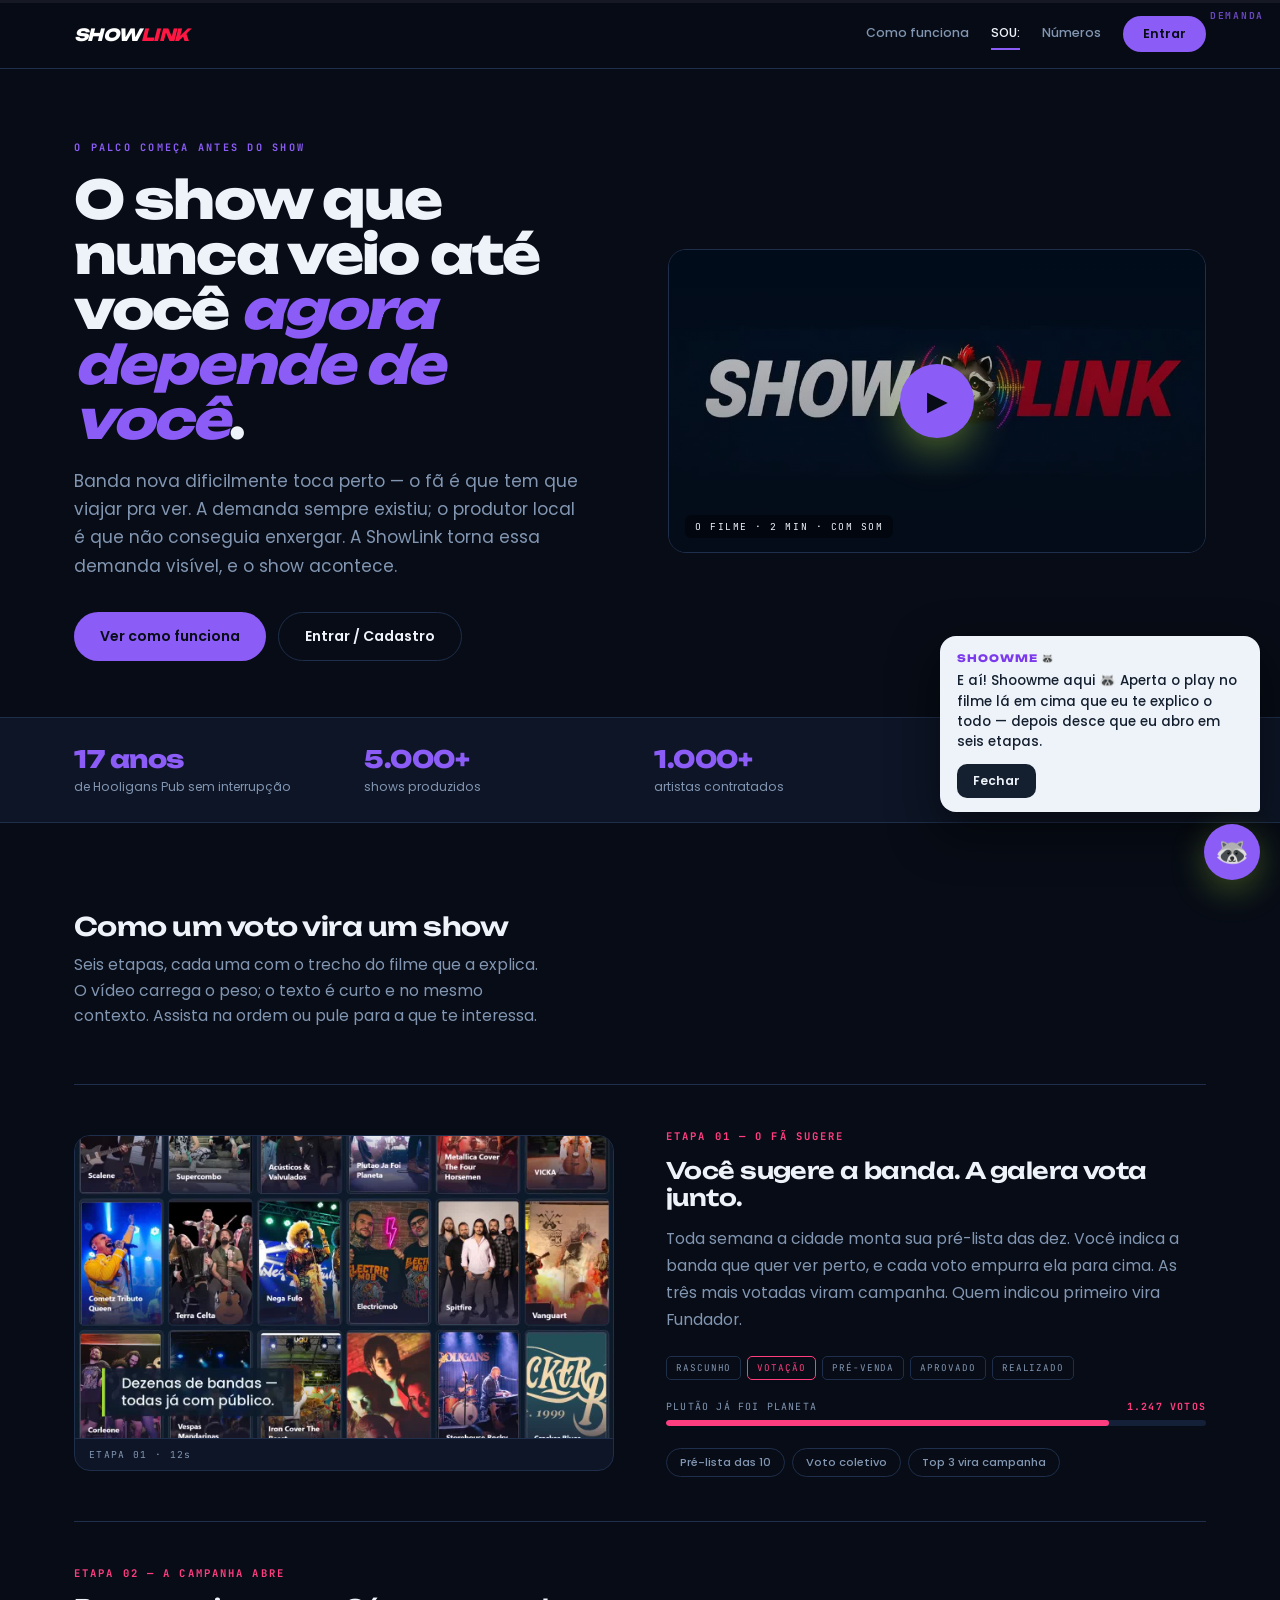
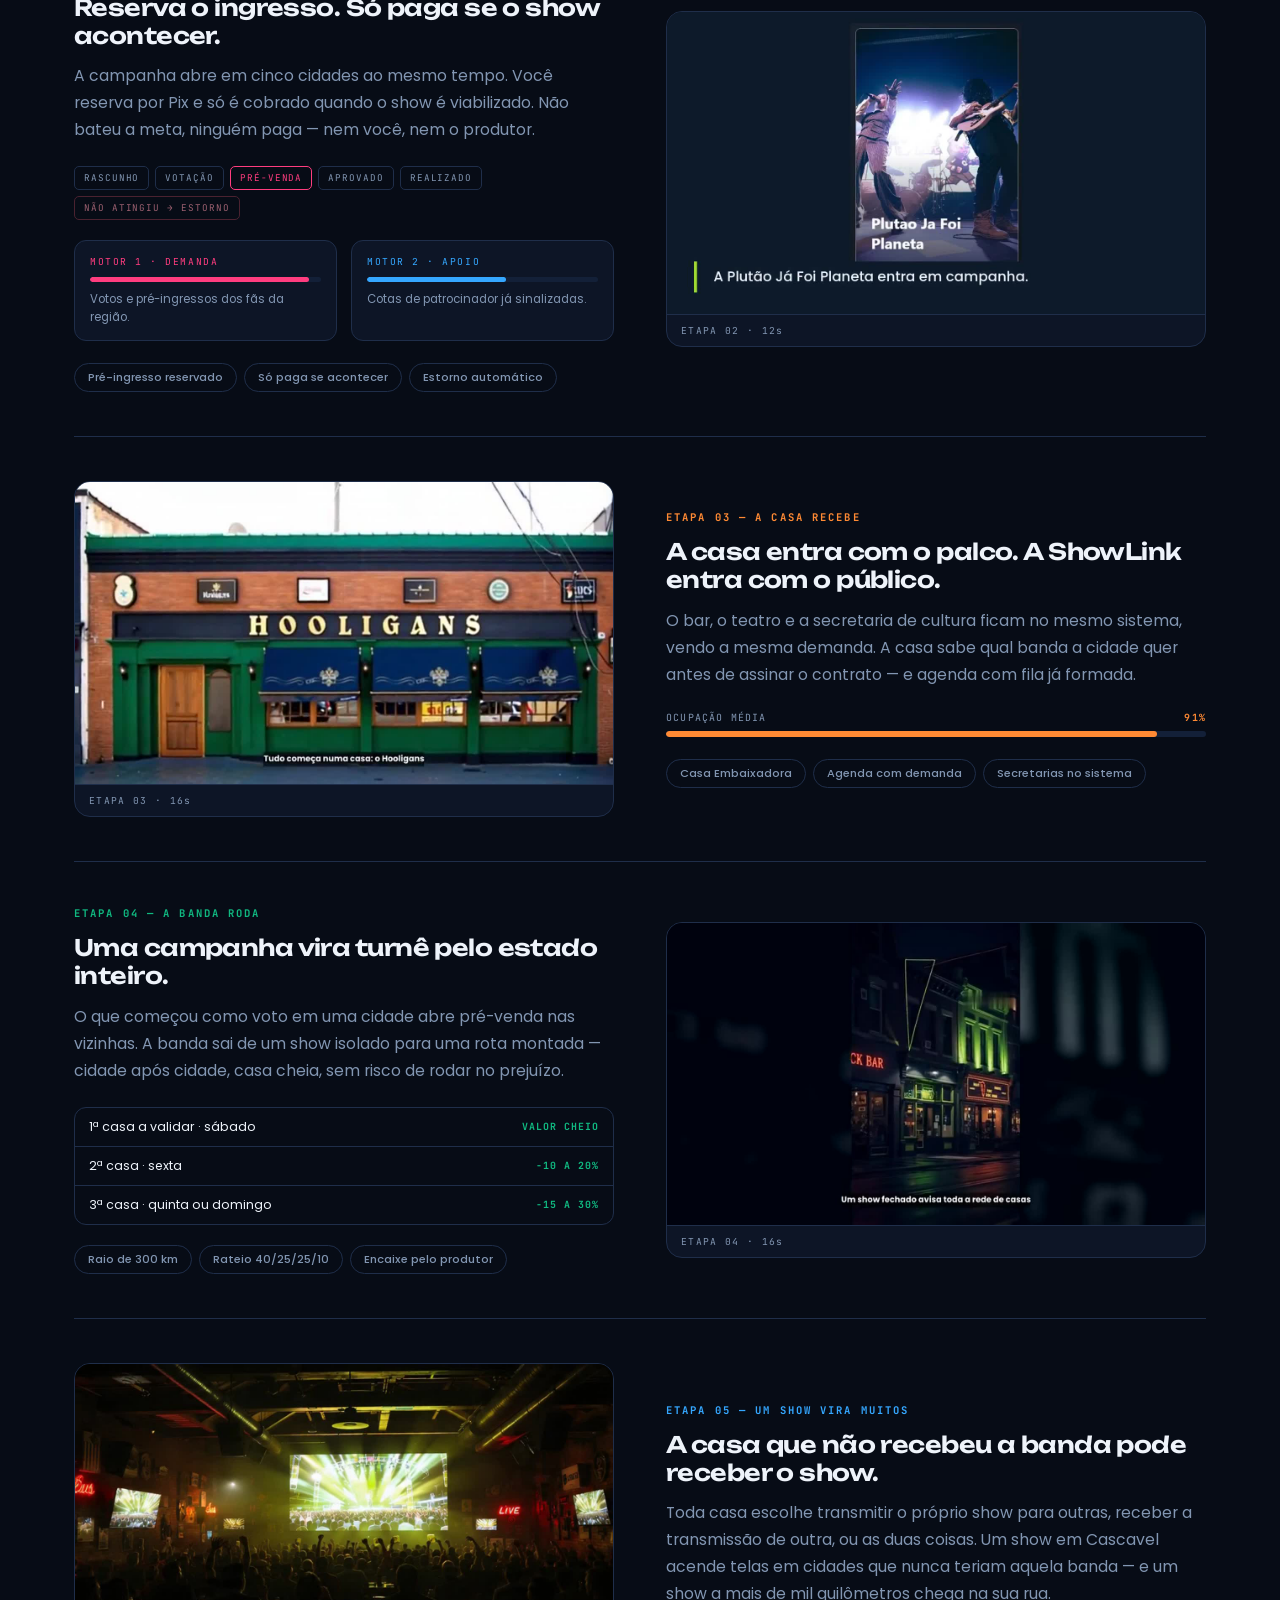
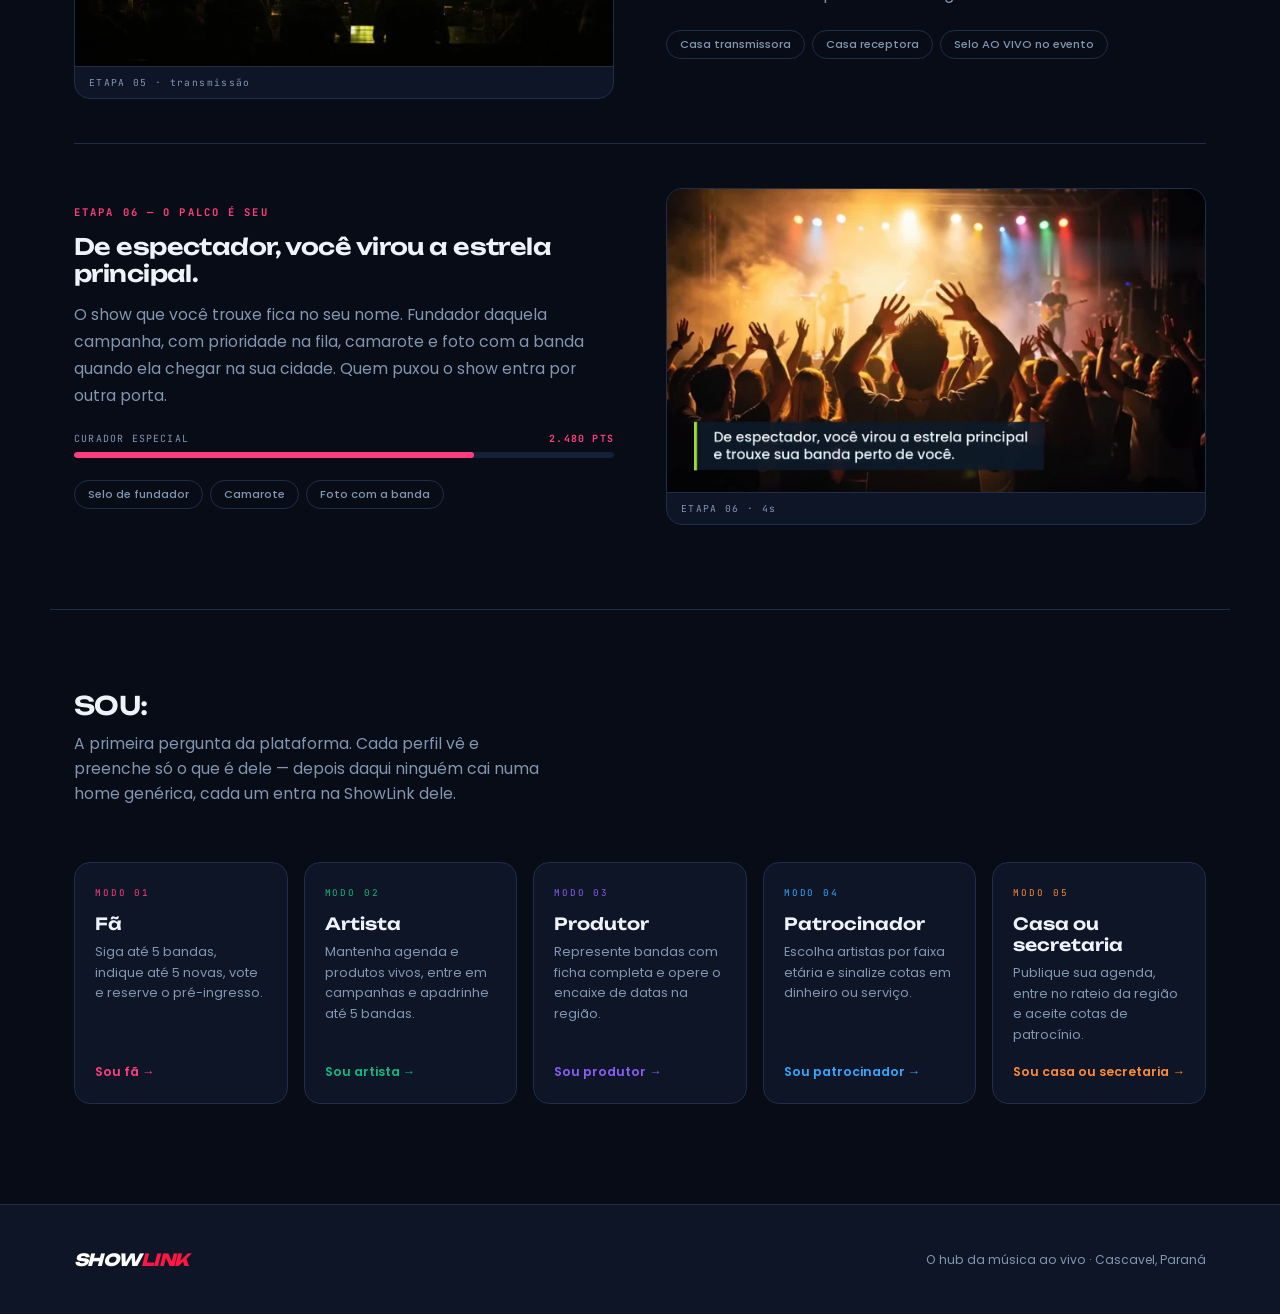
<file: index.html>
<!DOCTYPE html>
<html lang="pt-BR">
<head>
<meta charset="UTF-8">
<meta name="viewport" content="width=device-width, initial-scale=1.0">
<title>ShowLink — o show acontece porque o fã quis</title>
<meta name="description" content="ShowLink: o fã vota, a demanda aparece, o show acontece. Só paga se acontecer.">
<link rel="preconnect" href="https://fonts.googleapis.com">
<link rel="preconnect" href="https://fonts.gstatic.com" crossorigin>
<link href="https://fonts.googleapis.com/css2?family=Unbounded:wght@400;600;800&family=Poppins:wght@400;500;600;700&family=JetBrains+Mono:wght@400;700&display=swap" rel="stylesheet">
<link rel="stylesheet" href="css/base.css">
<link rel="stylesheet" href="css/home.css">
</head>
<body>

<div id="meter"><i></i><b>DEMANDA</b></div>

<header>
  <div class="hwrap">
    <div class="logo">SHOW<em>LINK</em></div>
    <nav>
      <a href="#como" class="on">Como funciona</a>
      <a href="#modos">SOU:</a>
      <a href="#numeros">Números</a>
    </nav>
    <button class="hcta" onclick="window.location.href='auth.html'">Entrar</button>
  </div>
</header>

<section class="hero">
  <div>
    <div class="eyebrow">O PALCO COMEÇA ANTES DO SHOW</div>
    <h1>O show que nunca veio até você <em>agora depende de você</em>.</h1>
    <p class="lede">Banda nova dificilmente toca perto — o fã é que tem que viajar pra ver. A demanda sempre existiu; o produtor local é que não conseguia enxergar. A ShowLink torna essa demanda visível, e o show acontece.</p>
    <div class="herobtns">
      <button class="btn" onclick="document.getElementById('como').scrollIntoView()">Ver como funciona</button>
      <button class="btn ghost" onclick="window.location.href='auth.html'">Entrar / Cadastro</button>
    </div>
  </div>
  <figure class="herovid">
    <video id="herovideo" src="videos/00_geral_trilogia.mp4" poster="videos/00_geral_trilogia_poster.jpg" loop playsinline preload="metadata"></video>
    <div class="playwrap" id="playwrap" onclick="playHero()">
      <button class="playbtn" aria-label="Assistir ao vídeo de apresentação">▶</button>
      <span class="playtag">O FILME · 2 MIN · COM SOM</span>
    </div>
  </figure>
</section>

<div class="strip" id="numeros">
  <div class="stripwrap">
    <div class="stat"><b>17 anos</b><span>de Hooligans Pub sem interrupção</span></div>
    <div class="stat"><b>5.000+</b><span>shows produzidos</span></div>
    <div class="stat"><b>1.000+</b><span>artistas contratados</span></div>
    <div class="stat"><b>23 → 100</b><span>bandas no catálogo</span></div>
  </div>
</div>

<section class="chapters" id="como">
  <h2 class="secttl">Como um voto vira um show</h2>
  <p class="secsub">Seis etapas, cada uma com o trecho do filme que a explica. O vídeo carrega o peso; o texto é curto e no mesmo contexto. Assista na ordem ou pule para a que te interessa.</p>

  <article class="chapter" style="--tone:var(--fa)">
    <figure class="chvid">
      <video src="videos/02_fa_votacao.mp4" poster="videos/02_fa_votacao_poster.jpg" muted loop playsinline preload="metadata"></video>
      <figcaption>ETAPA 01 · 12s</figcaption>
    </figure>
    <div>
      <div class="chnum">ETAPA 01 — O FÃ SUGERE</div>
      <h3>Você sugere a banda. A galera vota junto.</h3>
      <p>Toda semana a cidade monta sua pré-lista das dez. Você indica a banda que quer ver perto, e cada voto empurra ela para cima. As três mais votadas viram campanha. Quem indicou primeiro vira Fundador.</p>
      <div class="flow">
        <span>RASCUNHO</span><span class="hot">VOTAÇÃO</span><span>PRÉ-VENDA</span><span>APROVADO</span><span>REALIZADO</span>
      </div>
      <div class="gauge" data-fill="82">
        <div class="lbl"><span>PLUTÃO JÁ FOI PLANETA</span><b>1.247 VOTOS</b></div>
        <div class="track"><i></i></div>
      </div>
      <div class="tags"><span>Pré-lista das 10</span><span>Voto coletivo</span><span>Top 3 vira campanha</span></div>
    </div>
  </article>

  <article class="chapter" style="--tone:var(--fa)">
    <figure class="chvid">
      <video src="videos/03_fa_campanha_pix.mp4" poster="videos/03_fa_campanha_pix_poster.jpg" muted loop playsinline preload="metadata"></video>
      <figcaption>ETAPA 02 · 12s</figcaption>
    </figure>
    <div>
      <div class="chnum">ETAPA 02 — A CAMPANHA ABRE</div>
      <h3>Reserva o ingresso. Só paga se o show acontecer.</h3>
      <p>A campanha abre em cinco cidades ao mesmo tempo. Você reserva por Pix e só é cobrado quando o show é viabilizado. Não bateu a meta, ninguém paga — nem você, nem o produtor.</p>
      <div class="flow">
        <span>RASCUNHO</span><span>VOTAÇÃO</span><span class="hot">PRÉ-VENDA</span><span>APROVADO</span><span>REALIZADO</span><span class="bad">NÃO ATINGIU → ESTORNO</span>
      </div>
      <div class="motors">
        <div class="motor dem">
          <div class="h">MOTOR 1 · DEMANDA</div>
          <div class="track"><i data-fill="95"></i></div>
          <p>Votos e pré-ingressos dos fãs da região.</p>
        </div>
        <div class="motor apo">
          <div class="h">MOTOR 2 · APOIO</div>
          <div class="track"><i data-fill="60"></i></div>
          <p>Cotas de patrocinador já sinalizadas.</p>
        </div>
      </div>
      <div class="tags"><span>Pré-ingresso reservado</span><span>Só paga se acontecer</span><span>Estorno automático</span></div>
    </div>
  </article>

  <article class="chapter" style="--tone:var(--realizador)">
    <figure class="chvid">
      <video src="videos/05_realizador_casas.mp4" poster="videos/05_realizador_casas_poster.jpg" muted loop playsinline preload="metadata"></video>
      <figcaption>ETAPA 03 · 16s</figcaption>
    </figure>
    <div>
      <div class="chnum">ETAPA 03 — A CASA RECEBE</div>
      <h3>A casa entra com o palco. A ShowLink entra com o público.</h3>
      <p>O bar, o teatro e a secretaria de cultura ficam no mesmo sistema, vendo a mesma demanda. A casa sabe qual banda a cidade quer antes de assinar o contrato — e agenda com fila já formada.</p>
      <div class="gauge" data-fill="91">
        <div class="lbl"><span>OCUPAÇÃO MÉDIA</span><b>91%</b></div>
        <div class="track"><i></i></div>
      </div>
      <div class="tags"><span>Casa Embaixadora</span><span>Agenda com demanda</span><span>Secretarias no sistema</span></div>
    </div>
  </article>

  <article class="chapter" style="--tone:var(--artista)">
    <figure class="chvid">
      <video src="videos/06_artista_estado.mp4" poster="videos/06_artista_estado_poster.jpg" muted loop playsinline preload="metadata"></video>
      <figcaption>ETAPA 04 · 16s</figcaption>
    </figure>
    <div>
      <div class="chnum">ETAPA 04 — A BANDA RODA</div>
      <h3>Uma campanha vira turnê pelo estado inteiro.</h3>
      <p>O que começou como voto em uma cidade abre pré-venda nas vizinhas. A banda sai de um show isolado para uma rota montada — cidade após cidade, casa cheia, sem risco de rodar no prejuízo.</p>
      <div class="days">
        <div><span>1ª casa a validar · sábado</span><b>VALOR CHEIO</b></div>
        <div><span>2ª casa · sexta</span><b>−10 A 20%</b></div>
        <div><span>3ª casa · quinta ou domingo</span><b>−15 A 30%</b></div>
      </div>
      <div class="tags"><span>Raio de 300 km</span><span>Rateio 40/25/25/10</span><span>Encaixe pelo produtor</span></div>
    </div>
  </article>

  <article class="chapter" style="--tone:var(--patro)">
    <figure class="chvid">
      <video src="videos/07_transmissao.mp4" poster="videos/07_transmissao_poster.jpg" muted loop playsinline preload="metadata"></video>
      <figcaption>ETAPA 05 · transmissão</figcaption>
    </figure>
    <div>
      <div class="chnum">ETAPA 05 — UM SHOW VIRA MUITOS</div>
      <h3>A casa que não recebeu a banda pode receber o show.</h3>
      <p>Toda casa escolhe transmitir o próprio show para outras, receber a transmissão de outra, ou as duas coisas. Um show em Cascavel acende telas em cidades que nunca teriam aquela banda — e um show a mais de mil quilômetros chega na sua rua.</p>
      <div class="tags"><span>Casa transmissora</span><span>Casa receptora</span><span>Selo AO VIVO no evento</span></div>
    </div>
  </article>

  <article class="chapter" style="--tone:var(--fa)">
    <figure class="chvid">
      <video src="videos/04_fa_palco.mp4" poster="videos/04_fa_palco_poster.jpg" muted loop playsinline preload="metadata"></video>
      <figcaption>ETAPA 06 · 4s</figcaption>
    </figure>
    <div>
      <div class="chnum">ETAPA 06 — O PALCO É SEU</div>
      <h3>De espectador, você virou a estrela principal.</h3>
      <p>O show que você trouxe fica no seu nome. Fundador daquela campanha, com prioridade na fila, camarote e foto com a banda quando ela chegar na sua cidade. Quem puxou o show entra por outra porta.</p>
      <div class="gauge" data-fill="74">
        <div class="lbl"><span>CURADOR ESPECIAL</span><b>2.480 PTS</b></div>
        <div class="track"><i></i></div>
      </div>
      <div class="tags"><span>Selo de fundador</span><span>Camarote</span><span>Foto com a banda</span></div>
    </div>
  </article>
</section>

<section class="modes" id="modos">
  <h2 class="secttl">SOU:</h2>
  <p class="secsub">A primeira pergunta da plataforma. Cada perfil vê e preenche só o que é dele — depois daqui ninguém cai numa home genérica, cada um entra na ShowLink dele.</p>
  <div class="modegrid">
    <a class="mode" style="--tone:var(--fa)" href="modo-fa.html" data-mode="fa">
      <div class="k">MODO 01</div>
      <h4>Fã</h4>
      <p>Siga até 5 bandas, indique até 5 novas, vote e reserve o pré-ingresso.</p>
      <div class="go">Sou fã →</div>
    </a>
    <a class="mode" style="--tone:var(--artista)" href="modo-artista.html" data-mode="artista">
      <div class="k">MODO 02</div>
      <h4>Artista</h4>
      <p>Mantenha agenda e produtos vivos, entre em campanhas e apadrinhe até 5 bandas.</p>
      <div class="go">Sou artista →</div>
    </a>
    <a class="mode" style="--tone:var(--produtor)" href="modo-produtor.html" data-mode="produtor">
      <div class="k">MODO 03</div>
      <h4>Produtor</h4>
      <p>Represente bandas com ficha completa e opere o encaixe de datas na região.</p>
      <div class="go">Sou produtor →</div>
    </a>
    <a class="mode" style="--tone:var(--patro)" href="modo-patrocinador.html" data-mode="patrocinador">
      <div class="k">MODO 04</div>
      <h4>Patrocinador</h4>
      <p>Escolha artistas por faixa etária e sinalize cotas em dinheiro ou serviço.</p>
      <div class="go">Sou patrocinador →</div>
    </a>
    <a class="mode" style="--tone:var(--realizador)" href="modo-realizador.html" data-mode="realizador">
      <div class="k">MODO 05</div>
      <h4>Casa ou secretaria</h4>
      <p>Publique sua agenda, entre no rateio da região e aceite cotas de patrocínio.</p>
      <div class="go">Sou casa ou secretaria →</div>
    </a>
  </div>
</section>

<footer>
  <div class="fwrap">
    <div class="logo">SHOW<em>LINK</em></div>
    <p>O hub da música ao vivo · Cascavel, Paraná</p>
  </div>
</footer>

<div id="bubble" role="dialog" aria-label="Shoowme">
  <div class="who">SHOOWME 🦝</div>
  <p id="btxt"></p>
  <button onclick="fecha()">Fechar</button>
</div>
<button id="hoo" aria-label="Falar com o Shoowme" onclick="tap()">🦝</button>

<script>
(function(){
  var bar = document.querySelector('#meter i');
  function onScroll(){
    var h = document.documentElement.scrollHeight - window.innerHeight;
    var p = h > 0 ? (window.scrollY / h) * 100 : 0;
    bar.style.width = p.toFixed(1) + '%';
  }
  window.addEventListener('scroll', onScroll, {passive:true});
  onScroll();

  var links = document.querySelectorAll('nav a');
  var obsNav = new IntersectionObserver(function(es){
    es.forEach(function(e){
      if(!e.isIntersecting) return;
      links.forEach(function(l){ l.classList.toggle('on', l.getAttribute('href') === '#' + e.target.id); });
    });
  }, {rootMargin:'-45% 0px -50% 0px'});
  ['como','modos','numeros'].forEach(function(id){ var el=document.getElementById(id); if(el) obsNav.observe(el); });

  var obsG = new IntersectionObserver(function(es){
    es.forEach(function(e){
      if(!e.isIntersecting) return;
      e.target.querySelector('.track i').style.width = e.target.dataset.fill + '%';
      obsG.unobserve(e.target);
    });
  }, {threshold:.4});
  document.querySelectorAll('.gauge').forEach(function(g){ obsG.observe(g); });

  var obsM = new IntersectionObserver(function(es){
    es.forEach(function(e){
      if(!e.isIntersecting) return;
      e.target.style.width = e.target.dataset.fill + '%';
      obsM.unobserve(e.target);
    });
  }, {threshold:.4});
  document.querySelectorAll('.motor .track i').forEach(function(i){ obsM.observe(i); });

  // capítulos: vídeo toca ao entrar na tela, pausa ao sair
  var obsV = new IntersectionObserver(function(es){
    es.forEach(function(e){
      var v = e.target.querySelector('video');
      if(!v) return;
      if(e.isIntersecting){ v.play().catch(function(){}); } else { v.pause(); }
    });
  }, {threshold:.35});
  document.querySelectorAll('.chvid').forEach(function(f){ obsV.observe(f); });
})();

// hero: vídeo geral com som (só o hero tem botão de play, por ter narração)
function playHero(){
  var modal = document.createElement('div');
  modal.style.cssText = 'position:fixed;top:0;left:0;right:0;bottom:0;background:rgba(0,0,0,.7);z-index:1000;display:flex;align-items:center;justify-content:center;backdrop-filter:blur(4px)';

  var box = document.createElement('div');
  box.style.cssText = 'background:var(--navy);border:1px solid var(--line);border-radius:20px;padding:40px;max-width:320px;text-align:center;font-family:var(--body)';

  var title = document.createElement('h3');
  title.textContent = 'Quer assistir?';
  title.style.cssText = 'font-family:var(--display);font-weight:800;font-size:1.3rem;margin-bottom:12px;color:var(--paper)';

  var desc = document.createElement('p');
  desc.textContent = 'O filme tem som e narração. São 2 minutos que explicam o todo.';
  desc.style.cssText = 'color:var(--mut);font-size:0.95rem;margin-bottom:28px;line-height:1.6';

  var btnYes = document.createElement('button');
  btnYes.textContent = 'Assistir com som';
  btnYes.style.cssText = 'background:var(--lime);color:var(--ink);border:0;padding:12px 28px;border-radius:999px;font-weight:600;font-size:0.9rem;cursor:pointer;margin-right:10px;transition:transform 0.15s';
  btnYes.onmouseover = function(){ this.style.transform = 'translateY(-2px)'; };
  btnYes.onmouseout = function(){ this.style.transform = 'none'; };
  btnYes.onclick = function(){
    document.body.removeChild(modal);
    var v = document.getElementById('herovideo');
    var w = document.getElementById('playwrap');
    v.muted = false; v.currentTime = 0;
    v.play().catch(function(){ v.muted = true; v.play(); });
    w.classList.add('hidden');
  };

  var btnNo = document.createElement('button');
  btnNo.textContent = 'Cancelar';
  btnNo.style.cssText = 'background:transparent;border:1.5px solid var(--line);color:var(--paper);padding:12px 28px;border-radius:999px;font-weight:600;font-size:0.9rem;cursor:pointer;transition:all 0.15s';
  btnNo.onmouseover = function(){ this.style.borderColor = 'var(--lime)'; this.style.color = 'var(--lime)'; };
  btnNo.onmouseout = function(){ this.style.borderColor = 'var(--line)'; this.style.color = 'var(--paper)'; };
  btnNo.onclick = function(){ document.body.removeChild(modal); };

  var btns = document.createElement('div');
  btns.style.cssText = 'display:flex;gap:8px;justify-content:center';
  btns.appendChild(btnYes);
  btns.appendChild(btnNo);

  box.appendChild(title);
  box.appendChild(desc);
  box.appendChild(btns);
  modal.appendChild(box);
  document.body.appendChild(modal);
}

var falas = {
  fa:'O fã segue até 5 bandas e indica até 5 novas. Quem indica primeiro tem preferência para construir a página — e vira Fundador daquela banda.',
  artista:'O artista mantém agenda, lançamentos e produtos vivos, e pode apadrinhar até 5 bandas — 5% de cada nova contratação delas por um ano.',
  produtor:'O produtor mantém a ficha técnica completa de cada banda que representa e encaixa datas próximas para baratear a rota.',
  patrocinador:'A marca acompanha bandas pela faixa etária do público. Quando abre campanha na área do fã, um card espelhado abre aqui — e só aqui se compra cota.',
  realizador:'Casa ou secretaria publica a agenda, entra no rateio da região por dia e decide se transmite, recebe, ou os dois.'
};
var bubble = document.getElementById('bubble');
var btxt = document.getElementById('btxt');
function diz(t){ btxt.textContent = t; bubble.classList.add('on'); }
function fecha(){ bubble.classList.remove('on'); }
function tap(){
  if(bubble.classList.contains('on')){ fecha(); return; }
  diz('Opa! Sou o Shoowme, guia da casa. Role a página pra ver como um voto vira show — ou escolhe teu modo lá embaixo que eu te levo por dentro.');
}
document.querySelectorAll('.mode').forEach(function(m){
  m.addEventListener('mouseenter', function(){ diz(falas[m.dataset.mode]); });
});
setTimeout(function(){
  diz('E aí! Shoowme aqui 🦝 Aperta o play no filme lá em cima que eu te explico o todo — depois desce que eu abro em seis etapas.');
}, 1400);
</script>
</body>
</html>
</file>
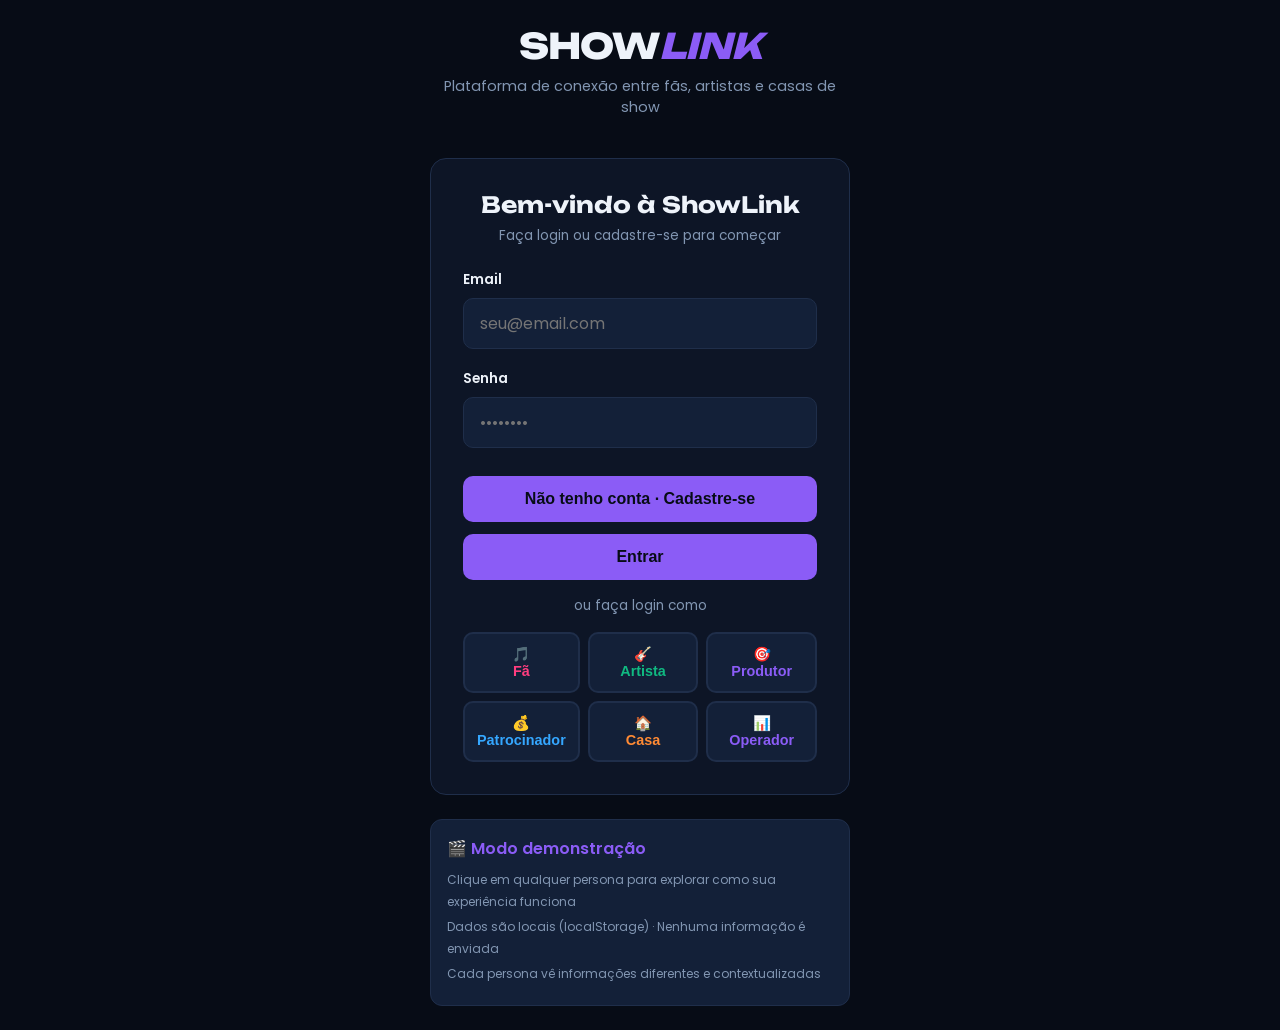
<file: app.html>
<!DOCTYPE html>
<html lang="pt-BR">
<head>
<meta charset="UTF-8">
<meta name="viewport" content="width=device-width, initial-scale=1.0">
<title>ShowLink · App</title>
<script src="js/auth-check.js"></script>
<link rel="preconnect" href="https://fonts.googleapis.com">
<link rel="preconnect" href="https://fonts.gstatic.com" crossorigin>
<link href="https://fonts.googleapis.com/css2?family=Bebas+Neue&family=Inter:wght@400;500;600;700;800&display=swap" rel="stylesheet">
<style>
  :root{--navy:#0D1B2A;--card:#132738;--card2:#0f2233;--bege:#F5E8DA;--muted:#8fa6bb;
    --red:#E50914;--lime:#3EDC6C;--gold:#FFD100;--ring:#1d3346;--acc:#FFD100;--accd:#241c00;
    --blue:#00B7FF;--purple:#9B00FF;--orange:#FF8A00}
  *{box-sizing:border-box}html,body{margin:0}
  body{background:radial-gradient(1100px 560px at 50% -8%,#16324a,var(--navy) 55%) fixed,var(--navy);
    color:var(--bege);font-family:'Inter',system-ui,sans-serif;-webkit-font-smoothing:antialiased;line-height:1.5}
  .app{max-width:480px;margin:0 auto;min-height:100vh;padding-bottom:24px}
  .pad{padding:0 16px}
  .top{display:flex;align-items:center;justify-content:space-between;padding:14px 16px 8px;position:sticky;top:0;z-index:8;
    background:linear-gradient(var(--navy) 78%,transparent)}
  .logo{font-style:italic;font-family:'Bebas Neue';font-size:23px;letter-spacing:1px}.logo b{color:#fff}.logo i{color:var(--red);font-style:normal}
  .tr{display:flex;gap:8px;align-items:center}
  .home{width:34px;height:34px;border-radius:9px;border:1px solid var(--ring);background:var(--card2);color:var(--bege);
    font-size:16px;display:flex;align-items:center;justify-content:center;cursor:pointer}
  .ptchip{display:flex;align-items:center;gap:6px;background:var(--card);border:1px solid var(--ring);border-radius:999px;
    padding:5px 11px;font-weight:800;font-size:13px}.ptchip .d{width:7px;height:7px;border-radius:50%;background:var(--lime);box-shadow:0 0 9px var(--lime)}

  .scr{display:none;animation:f .25s ease}.scr.on{display:block}
  @keyframes f{from{opacity:0;transform:translateY(6px)}to{opacity:1;transform:none}}

  h1{font-family:'Bebas Neue';font-size:32px;margin:10px 2px 4px;letter-spacing:.5px;line-height:.98}
  .lead{color:var(--muted);font-size:14px;margin:0 2px}
  .eyebrow{font-family:'Bebas Neue';letter-spacing:2px;font-size:13px;color:var(--acc)}
  h2.sec{font-family:'Bebas Neue';letter-spacing:1.2px;font-size:20px;margin:22px 2px 11px}
  .card{background:var(--card);border:1px solid var(--ring);border-radius:16px;padding:15px;margin-bottom:12px}
  .btn{width:100%;border:0;border-radius:13px;padding:15px;font-weight:800;font-size:15px;cursor:pointer;font-family:'Inter';margin-top:8px}
  .btn:active{transform:scale(.99)}.btn.pri{background:var(--acc);color:var(--accd)}
  .btn.sec{background:transparent;color:var(--bege);border:1px solid var(--ring)}
  .back{display:inline-flex;align-items:center;gap:6px;color:var(--muted);font-size:13px;background:none;border:0;padding:6px 2px;cursor:pointer;margin-top:4px}

  /* SOU */
  .sou{display:flex;flex-direction:column;gap:10px;margin-top:12px}
  .sou button{border:0;border-radius:14px;padding:17px;font-size:17px;font-weight:700;cursor:pointer;color:#fff;text-align:center;font-family:'Inter'}
  .sou small{display:block;font-size:12px;font-weight:600;opacity:.85;margin-top:2px}
  .sou .fa{background:var(--red)}.sou .ar{background:var(--blue);color:#04263a}.sou .pr{background:var(--purple)}
  .sou .ca{background:var(--orange);color:#241400}.sou .pa{background:var(--lime);color:#0a1520}.sou .ct{background:#16344a}

  /* welcome */
  .whero{text-align:center;padding:16px 6px 4px}.whero .em{font-size:50px}
  .whero h1{color:var(--acc);font-size:32px;text-align:center;margin:8px 0 6px}.whero p{color:var(--muted);max-width:320px;margin:0 auto}
  .wc{display:flex;gap:12px;background:var(--card);border:1px solid var(--ring);border-radius:15px;padding:14px;margin-bottom:10px}
  .wc .ic{width:42px;height:42px;flex:0 0 auto;border-radius:11px;display:flex;align-items:center;justify-content:center;font-size:21px;
    background:color-mix(in srgb,var(--acc) 16%,transparent);border:1px solid color-mix(in srgb,var(--acc) 45%,transparent)}
  .wc h3{margin:0;font-size:14px}.wc p{margin:2px 0 0;font-size:12.5px;color:var(--muted)}

  /* generic bits */
  .av{border-radius:11px;background:linear-gradient(135deg,#2a4b66,#0e2233);display:flex;align-items:center;justify-content:center;
    font-family:'Bebas Neue';color:var(--gold);flex:0 0 auto}
  .bar{height:12px;background:#0c1a27;border-radius:999px;overflow:hidden;border:1px solid var(--ring)}
  .bar>i{display:block;height:100%;background:linear-gradient(90deg,var(--lime),#7DF29A)}
  .barsub{display:flex;justify-content:space-between;font-size:12px;color:var(--muted);margin-top:6px}
  .tiles{display:grid;grid-template-columns:1fr 1fr;gap:10px}
  .tile{background:var(--card);border:1px solid var(--ring);border-radius:14px;padding:16px 12px;text-align:center;cursor:pointer}
  .tile .e{font-size:24px}.tile .t{font-weight:700;font-size:13px;margin-top:6px}
  .grid{display:grid;grid-template-columns:1fr 1fr;gap:10px}
  .prod{background:var(--card);border:1px solid var(--ring);border-radius:14px;overflow:hidden}
  .prod .im{height:74px;background:linear-gradient(135deg,#1b3a52,#0d1b2a);display:flex;align-items:center;justify-content:center;font-size:28px}
  .prod .pb{padding:9px}.prod h4{margin:0;font-size:12px}.prod .pr{color:var(--lime);font-weight:800;font-size:13px;margin-top:2px}
  .prod .a{width:100%;margin-top:6px;border:1px solid var(--ring);background:var(--card2);color:var(--bege);border-radius:7px;padding:6px;font-weight:700;font-size:11px;cursor:pointer}
  .row{display:flex;align-items:center;gap:11px;background:var(--card);border:1px solid var(--ring);border-radius:12px;padding:11px;margin-bottom:8px}
  .row .tg{margin-left:auto;border:1px solid var(--ring);background:var(--card2);color:var(--muted);border-radius:9px;padding:8px 12px;font-size:12px;font-weight:800;cursor:pointer;white-space:nowrap}
  .row .tg.on{background:rgba(74,168,224,.15);color:var(--blue);border-color:var(--blue)}
  .seal{position:relative;width:130px;height:130px;margin:6px auto 2px}.seal svg{transform:rotate(-90deg)}
  .seal .c{position:absolute;inset:0;display:flex;flex-direction:column;align-items:center;justify-content:center}
  .seal .tier{font-family:'Bebas Neue';font-size:23px;color:var(--gold)}.seal .cn{font-size:11px;color:var(--muted)}
  .tag{font-size:10px;font-weight:800;border-radius:6px;padding:3px 7px}.tag.g{color:var(--gold);border:1px solid rgba(244,196,13,.5)}
  .vslot{position:relative;height:120px;border-radius:12px;border:1px solid var(--ring);display:flex;align-items:center;justify-content:center;cursor:pointer;overflow:hidden;margin-top:8px}
  .vslot .pl{width:48px;height:48px;border-radius:50%;background:rgba(245,232,218,.95);color:#0a1520;display:flex;align-items:center;justify-content:center;font-size:16px;z-index:2}
  .vslot .cp{position:absolute;bottom:8px;left:10px;font-size:11px;font-weight:700;color:var(--bege);z-index:2}
  .anum{font-family:'Bebas Neue';letter-spacing:2px;font-size:14px;margin-top:20px}
  .atag{font-style:italic;color:var(--muted);font-size:13px;margin-top:2px}
  .foot{color:var(--muted);font-size:11px;text-align:center;margin:18px 0 6px;padding:0 16px}
  #toast{position:fixed;left:50%;bottom:22px;transform:translateX(-50%) translateY(120px);background:var(--acc);color:var(--accd);
    font-weight:800;padding:11px 18px;border-radius:12px;box-shadow:0 12px 30px rgba(0,0,0,.4);
    transition:transform .35s cubic-bezier(.2,.8,.2,1);z-index:30;font-size:14px}
  #toast.show{transform:translateX(-50%) translateY(0)}
  @media (prefers-reduced-motion:reduce){*{transition:none!important;animation:none!important}}
</style>
</head>
<body>
<div class="app">
  <div class="top">
    <img src="[data-uri]" alt="ShowLink" style="height:26px;width:auto;display:block">
    <div class="tr"><div class="ptchip"><span class="d"></span><span id="pts">0</span> pts</div>
      <button class="home" title="Trocar persona" onclick="show('s-sou')">⌂</button></div>
  </div>

  <!-- SOU -->
  <section class="scr on pad" id="s-sou">
    <div class="eyebrow" style="color:var(--gold)">BEM-VINDO À SHOWLINK</div>
    <h1>O hub da<br>música ao vivo</h1>
    <p class="lead">Quem é você? Cada um entra na sua própria ShowLink.</p>
    <div class="sou">
      <button class="fa" onclick="pick('fa')">Sou Fã <small>seguir, indicar e viabilizar shows</small></button>
      <button class="ar" onclick="pick('artista')">Sou Artista / Banda <small>perfil, agenda e campanhas</small></button>
      <button class="pr" onclick="pick('produtor')">Sou Produtor <small>ficha técnica e vitrine</small></button>
      <button class="ca" onclick="pick('casa')">Casa / Secretaria <small>agenda e oportunidades</small></button>
      <button class="pa" onclick="pick('patro')">Sou Patrocinador <small>cotas e público-alvo</small></button>
      <button class="ct" onclick="toast('Leva ao orçamento / contratação')">Contrate seu show</button>
    </div>
    <button class="btn sec" style="margin-top:14px" onclick="show('s-como')">▶ Ver como funciona a ShowLink</button>
  </section>

  <!-- WELCOME (dinâmico) -->
  <section class="scr pad" id="s-welcome">
    <div class="whero"><div class="em" id="wEm"></div><h1 id="wTitle"></h1><p id="wIntro"></p></div>
    <div id="wCards" style="margin-top:16px"></div>
    <button class="btn pri" id="wCta" onclick="enter()"></button>
    <button class="back" onclick="show('s-sou')">‹ trocar persona</button>
  </section>

  <!-- ===== HOME FÃ ===== -->
  <section class="scr pad" id="s-home-fa">
    <div class="eyebrow" style="color:var(--gold)">SUA SHOWLINK · FÃ</div>
    <h1>Fala, Léo 🤘</h1>
    <div class="card" style="display:flex;gap:12px;align-items:center">
      <div class="av" style="width:52px;height:52px;font-size:24px">L</div>
      <div><b>Autoridade em Rock Autoral</b><div class="lead" style="font-size:12px"><span id="fFol">312</span> seguidores · <span id="fBands">3</span> bandas trazidas</div></div>
    </div>
    <div class="card" style="border-color:rgba(244,196,13,.4)">
      <b>Traga bandas pra sua cidade 🏅</b>
      <p class="lead" style="margin:5px 0 0;font-size:13px">Mais bandas e shows = mais notoriedade e pontos.</p>
      <button class="btn pri" onclick="trazerFa()">Trazer uma banda</button>
    </div>
    <h2 class="sec">O que você quer fazer?</h2>
    <div class="tiles">
      <div class="tile" onclick="show('s-fa-campanha')"><div class="e">🎫</div><div class="t">Viabilizar show</div></div>
      <div class="tile" onclick="show('s-fa-traga')"><div class="e">➕</div><div class="t">Trazer banda</div></div>
      <div class="tile" onclick="show('s-fa-superfa')"><div class="e">🏅</div><div class="t">Meu Super Fã</div></div>
      <div class="tile" onclick="show('s-fa-market')"><div class="e">🛍️</div><div class="t">Marketplace</div></div>
    </div>
  </section>

  <!-- fã: campanha -->
  <section class="scr pad" id="s-fa-campanha">
    <button class="back" onclick="show('s-home-fa')">‹ voltar</button>
    <h1>Acústicos &amp; Valvulados</h1>
    <p class="lead">Cascavel/PR · Hooligans · Sáb 01/08</p>
    <div class="card" style="background:rgba(158,219,52,.08);border-color:rgba(158,219,52,.35)">🛡️ <b style="color:var(--lime)">Só paga se acontecer.</b> Reserva agora, cobra só se rolar.</div>
    <div class="card">
      <div class="bar"><i id="cbar" style="width:59%"></i></div>
      <div class="barsub"><span><b id="cnow">47</b> de 80</span><span id="cpct">59%</span></div>
      <button class="btn pri" onclick="reservar()">Reservar pré-ingresso · R$45</button>
    </div>
  </section>

  <!-- fã: trazer/fundador -->
  <section class="scr pad" id="s-fa-traga">
    <button class="back" onclick="show('s-home-fa')">‹ voltar</button>
    <h1>Descubra cedo.<br>Vire Fundador.</h1>
    <p class="lead">Se a banda que você trouxe virar favorita, você é o Fundador dela.</p>
    <div class="card"><b>Destrava por:</b><p class="lead" style="margin-top:5px">✅ top 10 mais pedidas — ou — ✅ liberação do consultor. E o consultor aprova a página no fim.</p></div>
    <div class="card"><b>Você ganha:</b><p class="lead" style="margin-top:5px">🎁 brindes · 👕 camiseta · 📸 foto com a banda · 🎫 camarote.</p></div>
    <button class="btn pri" onclick="addPts(120,'🏅 Você é Fã Fundador!');show('s-home-fa')">Construir a página · virar Fundador</button>
  </section>

  <!-- fã: super fã -->
  <section class="scr pad" id="s-fa-superfa">
    <button class="back" onclick="show('s-home-fa')">‹ voltar</button>
    <h1>Seu Super Fã</h1>
    <div class="seal"><svg width="130" height="130" viewBox="0 0 130 130">
      <circle cx="65" cy="65" r="56" fill="none" stroke="var(--ring)" stroke-width="10"/>
      <circle id="ring" cx="65" cy="65" r="56" fill="none" stroke="var(--gold)" stroke-width="10" stroke-linecap="round" stroke-dasharray="351.9" stroke-dashoffset="351.9"/>
    </svg><div class="c"><div class="tier" id="tier">SUPER FÃ</div><div class="cn"><span id="ptBig">0</span> pts</div></div></div>
    <div class="card">
      <button class="btn sec" onclick="addPts(30,'Setlist enviada pra banda!')">Atualizar setlist <b style="color:var(--lime)">+30</b></button>
      <button class="btn sec" onclick="addPts(15,'Amigo convidado!')">Convidar um amigo <b style="color:var(--lime)">+15</b></button>
    </div>
  </section>

  <!-- fã: marketplace -->
  <section class="scr pad" id="s-fa-market">
    <button class="back" onclick="show('s-home-fa')">‹ voltar</button>
    <h1>Marketplace · A&amp;V</h1>
    <p class="lead">Produtos oficiais da banda.</p>
    <div class="grid" style="margin-top:12px">
      <div class="prod"><div class="im">👕</div><div class="pb"><h4>Camiseta</h4><div class="pr">R$59</div><button class="a" onclick="addPts(10,'No carrinho!')">Adicionar</button></div></div>
      <div class="prod"><div class="im">🧢</div><div class="pb"><h4>Boné</h4><div class="pr">R$45</div><button class="a" onclick="addPts(10,'No carrinho!')">Adicionar</button></div></div>
      <div class="prod"><div class="im">☕</div><div class="pb"><h4>Caneca</h4><div class="pr">R$35</div><button class="a" onclick="addPts(10,'No carrinho!')">Adicionar</button></div></div>
      <div class="prod"><div class="im">💿</div><div class="pb"><h4>Vinil</h4><div class="pr">R$120</div><button class="a" onclick="addPts(10,'No carrinho!')">Adicionar</button></div></div>
    </div>
  </section>

  <!-- ===== HOME ARTISTA ===== -->
  <section class="scr pad" id="s-home-artista">
    <div class="eyebrow" style="color:var(--blue)">SUA SHOWLINK · ARTISTA</div>
    <h1>Acústicos &amp; Valvulados</h1>
    <p class="lead">Rock Autoral · Cascavel/PR</p>
    <h2 class="sec">O que você quer fazer?</h2>
    <div class="tiles">
      <div class="tile" onclick="show('s-ar-perfil')"><div class="e">🌟</div><div class="t">Meu perfil</div></div>
      <div class="tile" onclick="show('s-ar-camp')"><div class="e">🎯</div><div class="t">Campanhas</div></div>
      <div class="tile" onclick="show('s-ar-apad')"><div class="e">🤝</div><div class="t">Apadrinhar</div></div>
      <div class="tile" onclick="show('s-ar-loja')"><div class="e">🛍️</div><div class="t">Minha loja</div></div>
    </div>
  </section>

  <!-- ===== HOME PRODUTOR ===== -->
  <section class="scr pad" id="s-home-produtor">
    <div class="eyebrow" style="color:var(--purple)">SUA SHOWLINK · PRODUTOR</div>
    <h1>Estrada Produções</h1>
    <p class="lead">Representa 2 bandas</p>
    <div class="card">
      <b>Ficha de Acústicos &amp; Valvulados</b>
      <div class="bar" style="margin:10px 0 6px"><i style="width:60%;background:linear-gradient(90deg,var(--purple),#c48fff)"></i></div>
      <div class="barsub"><span>material completo</span><span><b>60%</b></span></div>
      <button class="btn" style="background:var(--purple);color:#160a2e" onclick="show('s-pr-ficha')">Completar ficha</button>
    </div>
    <div class="card" style="border-color:rgba(160,107,255,.4)">
      <div class="eyebrow" style="color:var(--purple);font-size:11px">👀 SUA VITRINE</div>
      <b style="display:block;margin-top:4px">Referência em Rock Autoral</b>
      <p class="lead" style="margin:4px 0 0;font-size:13px">Bandas novas veem quem você representa (★ referência) e pedem pra entrar.</p>
      <button class="btn sec" onclick="show('s-pr-vitrine')">Ver minha vitrine pública</button>
    </div>
  </section>

  <!-- ===== HOME CASA ===== -->
  <section class="scr pad" id="s-home-casa">
    <div class="eyebrow" style="color:var(--orange)">SUA SHOWLINK · CASA</div>
    <h1>Hooligans Pub</h1>
    <p class="lead">Cascavel/PR · 600 lugares</p>
    <h2 class="sec">O que você quer fazer?</h2>
    <div class="tiles">
      <div class="tile" onclick="show('s-ca-oport')"><div class="e">💛</div><div class="t">Oportunidades</div></div>
      <div class="tile" onclick="show('s-ca-rateio')"><div class="e">🔀</div><div class="t">Rateio + transmissão</div></div>
      <div class="tile" onclick="show('s-ca-agenda')"><div class="e">📅</div><div class="t">Minha agenda</div></div>
      <div class="tile" onclick="toast('Aceitar cotas de patrocínio para seus shows')"><div class="e">💰</div><div class="t">Cotas</div></div>
    </div>
  </section>

  <!-- ===== HOME PATROCINADOR ===== -->
  <section class="scr pad" id="s-home-patro">
    <div class="eyebrow" style="color:var(--lime)">SUA SHOWLINK · PATROCINADOR</div>
    <h1>Cervejaria Cascavel</h1>
    <p class="lead">Aprovada em: Hospedagem · Alimentação</p>
    <h2 class="sec">O que você quer fazer?</h2>
    <div class="tiles">
      <div class="tile" onclick="show('s-pa-acompanhar')"><div class="e">🎯</div><div class="t">Acompanhar bandas</div></div>
      <div class="tile" onclick="show('s-pa-cotas')"><div class="e">💛</div><div class="t">Comprar cotas</div></div>
    </div>
  </section>

  <!-- ARTISTA sub -->
  <section class="scr pad" id="s-ar-perfil">
    <button class="back" onclick="show('s-home-artista')">‹ voltar</button>
    <h1>Meu perfil</h1>
    <div class="row"><div>🎬 <b>Release (vídeo HD)</b><div class="lead" style="font-size:11px">no ar</div></div><button class="tg on" style="margin-left:auto" onclick="toast('Editar release')">editar</button></div>
    <div class="row"><div>📝 <b>Bio</b><div class="lead" style="font-size:11px">preenchida</div></div><button class="tg on" style="margin-left:auto" onclick="toast('Editar bio')">editar</button></div>
    <div class="row"><div>🎵 <b>Gêneros</b><div class="lead" style="font-size:11px">Rock Autoral</div></div><button class="tg on" style="margin-left:auto" onclick="toast('Editar gêneros')">editar</button></div>
    <div class="row"><div>📅 <b>Agenda</b><div class="lead" style="font-size:11px">2 shows marcados</div></div><button class="tg on" style="margin-left:auto" onclick="toast('Ver agenda')">ver</button></div>
    <button class="btn pri" onclick="toast('Perfil salvo!')">Salvar alterações</button>
  </section>
  <section class="scr pad" id="s-ar-camp">
    <button class="back" onclick="show('s-home-artista')">‹ voltar</button>
    <h1>Minhas campanhas</h1>
    <p class="lead">O show chega já pago pela galera — sem risco pra você.</p>
    <div class="card" style="margin-top:12px"><b>Cascavel · Hooligans</b><div class="lead" style="font-size:12px">em pré-venda</div>
      <div class="bar" style="margin:10px 0 6px"><i style="width:59%"></i></div><div class="barsub"><span>47 de 80</span><span>59%</span></div></div>
    <div class="card"><b>Toledo · Zeppelin</b><div class="lead" style="font-size:12px;color:var(--lime)">✓ show aprovado</div></div>
    <button class="btn pri" onclick="toast('Nova campanha criada!')">Abrir nova campanha</button>
  </section>
  <section class="scr pad" id="s-ar-apad">
    <button class="back" onclick="show('s-home-artista')">‹ voltar</button>
    <h1>Apadrinhar bandas</h1>
    <p class="lead">Até 5 bandas. Elas abrem seus shows e você recebe <b style="color:var(--bege)">5% dos contratos delas por 1 ano</b>.</p>
    <div class="row" style="margin-top:12px"><div class="av" style="width:38px;height:38px;font-size:14px">OA</div><div><b style="font-size:14px">Os Aprendizes</b><div class="lead" style="font-size:11px">Rock Autoral</div></div><button class="tg" onclick="apad(this)">Apadrinhar</button></div>
    <div class="row"><div class="av" style="width:38px;height:38px;font-size:14px">MN</div><div><b style="font-size:14px">Meia-Noite</b><div class="lead" style="font-size:11px">Blues</div></div><button class="tg" onclick="apad(this)">Apadrinhar</button></div>
    <div class="lead" id="apadCount" style="margin-top:6px">0 de 5 apadrinhadas</div>
  </section>
  <section class="scr pad" id="s-ar-loja">
    <button class="back" onclick="show('s-home-artista')">‹ voltar</button>
    <h1>Minha loja</h1>
    <p class="lead">Seus produtos pros fãs.</p>
    <div class="grid" style="margin-top:12px">
      <div class="prod"><div class="im">👕</div><div class="pb"><h4>Camiseta</h4><div class="pr">R$59</div><button class="a" onclick="toast('Editar produto')">Editar</button></div></div>
      <div class="prod"><div class="im">💿</div><div class="pb"><h4>Vinil</h4><div class="pr">R$120</div><button class="a" onclick="toast('Editar produto')">Editar</button></div></div>
    </div>
    <button class="btn pri" onclick="toast('Novo produto adicionado!')">Adicionar produto</button>
  </section>

  <!-- PRODUTOR sub -->
  <section class="scr pad" id="s-pr-ficha">
    <button class="back" onclick="show('s-home-produtor')">‹ voltar</button>
    <h1>Ficha técnica</h1>
    <p class="lead">Acústicos &amp; Valvulados · ficha completa vende o show.</p>
    <div class="card" style="margin-top:12px"><div class="bar"><i id="fbar" style="width:60%;background:linear-gradient(90deg,var(--purple),#c48fff)"></i></div>
      <div class="barsub"><span>material completo</span><span><b id="fpct">60%</b></span></div></div>
    <div id="fitems">
      <div class="row done" data-f><div>🎬 <b>Release (vídeo HD)</b></div><span class="tg on" style="margin-left:auto">✓</span></div>
      <div class="row done" data-f><div>🎼 <b>Set list</b></div><span class="tg on" style="margin-left:auto">✓</span></div>
      <div class="row done" data-f><div>🔊 <b>Rider de som</b></div><span class="tg on" style="margin-left:auto">✓</span></div>
      <div class="row done" data-f><div>💡 <b>Rider de luz / palco</b></div><span class="tg on" style="margin-left:auto">✓</span></div>
      <div class="row done" data-f><div>🚪 <b>Camarim</b></div><span class="tg on" style="margin-left:auto">✓</span></div>
      <div class="row done" data-f><div>🏨 <b>Hospedagem</b></div><span class="tg on" style="margin-left:auto">✓</span></div>
      <div class="row" data-f><div>🍽️ <b>Alimentação + diária</b></div><button class="tg" style="margin-left:auto" onclick="ffill(this)">preencher</button></div>
      <div class="row" data-f><div>🥗 <b>Restrições alimentares</b></div><button class="tg" style="margin-left:auto" onclick="ffill(this)">preencher</button></div>
      <div class="row" data-f><div>👷 <b>Nº de roadies</b></div><button class="tg" style="margin-left:auto" onclick="ffill(this)">preencher</button></div>
      <div class="row" data-f><div>💰 <b>Cachê (público×privado)</b></div><button class="tg" style="margin-left:auto" onclick="ffill(this)">preencher</button></div>
    </div>
  </section>
  <section class="scr pad" id="s-pr-vitrine">
    <button class="back" onclick="show('s-home-produtor')">‹ voltar</button>
    <div class="card" style="border-color:rgba(160,107,255,.4)">
      <div class="eyebrow" style="color:var(--purple);font-size:11px">👀 COMO UMA BANDA NOVA TE VÊ</div>
      <h1 style="margin-top:6px">Estrada Produções</h1>
      <p class="lead">Referência em Rock Autoral no Paraná.</p>
      <div class="row" style="margin-top:10px"><div class="av" style="width:38px;height:38px;font-size:14px">A&amp;V</div><div><b style="font-size:14px">Acústicos &amp; Valvulados</b><div class="lead" style="font-size:11px">Rock Autoral</div></div><span class="tag g" style="margin-left:auto">★ referência</span></div>
      <div class="row"><div class="av" style="width:38px;height:38px;font-size:14px">CO</div><div><b style="font-size:14px">Corleone</b><div class="lead" style="font-size:11px">Rock Indie</div></div><span class="tag g" style="margin-left:auto">★ referência</span></div>
      <button class="btn" style="background:var(--purple);color:#160a2e" onclick="toast('Uma banda nova pediu representação! 🤝')">Quero ser representado por você</button>
    </div>
  </section>

  <!-- CASA sub -->
  <section class="scr pad" id="s-ca-oport">
    <button class="back" onclick="show('s-home-casa')">‹ voltar</button>
    <h1>Oportunidades</h1>
    <div class="card" style="border-color:rgba(244,196,13,.4)">💛 <b>Traga mesmo sem demanda</b><p class="lead" style="margin-top:5px;font-size:13px">Bandas com patrocinador já interessado na região.</p></div>
    <div class="card"><div style="display:flex;align-items:center;gap:11px"><div class="av" style="width:44px;height:44px;font-size:17px">A&amp;V</div><div><b>Acústicos &amp; Valvulados</b><div class="lead" style="font-size:12px">💛 3 patrocinadores</div></div></div>
      <div class="barsub" style="margin-top:12px"><span>💛 apoio: alto</span><span>🔥 demanda: baixa</span></div>
      <button class="btn pri" style="background:var(--orange);color:#241400" onclick="toast('Show iniciado! 🎸')">Trazer este show</button></div>
    <div class="card"><div style="display:flex;align-items:center;gap:11px"><div class="av" style="width:44px;height:44px;font-size:17px">CB</div><div><b>Cracker Blues</b><div class="lead" style="font-size:12px">💛 1 patrocinador</div></div></div>
      <div class="barsub" style="margin-top:12px"><span>💛 apoio: médio</span><span>🔥 demanda: média</span></div>
      <button class="btn pri" style="background:var(--orange);color:#241400" onclick="toast('Show iniciado! 🎸')">Trazer este show</button></div>
  </section>
  <section class="scr pad" id="s-ca-rateio">
    <button class="back" onclick="show('s-home-casa')">‹ voltar</button>
    <h1>Rateio + transmissão</h1>
    <p class="lead">Acústicos &amp; Valvulados · a banda já está na região (300km).</p>
    <div class="row" style="border-color:var(--orange)"><div><b>SÁB · você</b><div class="lead" style="font-size:11px">1ª casa · dia nobre</div></div><span style="margin-left:auto;color:var(--gold);font-weight:800;font-size:13px">valor cheio</span></div>
    <div class="row"><div><b>SEX</b><div class="lead" style="font-size:11px">2ª casa · vaga</div></div><button class="tg" style="margin-left:auto" onclick="toast('Convite a casas 300km 📨')">−10 a 20% · convidar</button></div>
    <div class="row"><div><b>QUI/DOM</b><div class="lead" style="font-size:11px">3ª casa · vaga</div></div><button class="tg" style="margin-left:auto" onclick="toast('Convite a casas 300km 📨')">−15 a 30% · convidar</button></div>
    <div class="lead" style="margin:6px 2px 0">Divisão entre as casas: <b style="color:var(--bege)">40/25/25/10</b>.</div>
    <h2 class="sec">Transmissão</h2>
    <div class="tiles">
      <div class="tile" id="tT" data-on="0" onclick="ttog('tT','transmitir')"><div class="e">📡</div><div class="t">Transmitir</div></div>
      <div class="tile" id="tR" data-on="0" onclick="ttog('tR','receber')"><div class="e">📺</div><div class="t">Receber</div></div>
    </div>
    <div class="lead" style="margin-top:10px">Receita: casa-a-casa 40/25/25/10 · internacional 65/25/10 (nunca misturar).</div>
  </section>
  <section class="scr pad" id="s-ca-agenda">
    <button class="back" onclick="show('s-home-casa')">‹ voltar</button>
    <h1>Minha agenda</h1>
    <p class="lead">Publique seus shows — aparece pra quem procura banda.</p>
    <div class="row" style="margin-top:12px"><div>🗓️ <b>01/08 · Acústicos &amp; Valvulados</b></div><span class="tag g" style="margin-left:auto">no ar</span></div>
    <div class="row"><div>🗓️ <b>15/08 · Corleone</b><div class="lead" style="font-size:11px">rascunho</div></div><button class="tg" style="margin-left:auto" onclick="toast('Show publicado!')">publicar</button></div>
    <button class="btn pri" style="background:var(--orange);color:#241400" onclick="toast('Novo show na agenda!')">Adicionar show</button>
  </section>

  <!-- PATROCINADOR sub -->
  <section class="scr pad" id="s-pa-acompanhar">
    <button class="back" onclick="show('s-home-patro')">‹ voltar</button>
    <h1>Acompanhar bandas</h1>
    <p class="lead">Escolha pelo público-alvo. Você é avisado quando abre campanha.</p>
    <div class="row" style="margin-top:12px"><div class="av" style="width:38px;height:38px;font-size:14px">A&amp;V</div><div><b style="font-size:14px">Acústicos &amp; Valvulados</b><div class="lead" style="font-size:11px">público 25–40</div></div><button class="tg on" onclick="ftog(this)">Acompanhando ✓</button></div>
    <div class="row"><div class="av" style="width:38px;height:38px;font-size:14px">CB</div><div><b style="font-size:14px">Cracker Blues</b><div class="lead" style="font-size:11px">público +40</div></div><button class="tg" onclick="ftog(this)">Acompanhar</button></div>
    <div class="row"><div class="av" style="width:38px;height:38px;font-size:14px">CO</div><div><b style="font-size:14px">Corleone</b><div class="lead" style="font-size:11px">público 25–40</div></div><button class="tg" onclick="ftog(this)">Acompanhar</button></div>
  </section>
  <section class="scr pad" id="s-pa-cotas">
    <button class="back" onclick="show('s-home-patro')">‹ voltar</button>
    <h1>Comprar cotas</h1>
    <p class="lead">🔔 Acústicos &amp; Valvulados · de uma banda que você acompanha.</p>
    <div class="card" style="margin-top:12px"><b>Público desta campanha</b>
      <div class="barsub" style="margin-top:8px"><span>25–40: 58%</span><span style="color:var(--lime)">✓ seu alvo</span></div></div>
    <div class="row"><div>🏨 <b>Hospedagem</b><div class="lead" style="font-size:11px">aprovado</div></div><button class="tg" style="margin-left:auto" onclick="cota(this,'Hospedagem')">ofertar</button></div>
    <div class="row"><div>🍔 <b>Alimentação</b><div class="lead" style="font-size:11px">aprovado</div></div><button class="tg" style="margin-left:auto" onclick="cota(this,'Alimentação')">ofertar</button></div>
    <div class="row" style="opacity:.55"><div>💵 <b>Dinheiro</b><div class="lead" style="font-size:11px">não aprovado</div></div><span class="tag" style="margin-left:auto;color:var(--muted);border:1px solid var(--ring)">bloqueada</span></div>
  </section>

  <!-- COMO FUNCIONA -->
  <section class="scr pad" id="s-como">
    <button class="back" onclick="show('s-sou')">‹ voltar</button>
    <div class="eyebrow" style="color:var(--muted)">COMO FUNCIONA</div>
    <h1>Um show nasce do <span style="color:var(--lime)">fã</span></h1>
    <p class="lead">A ShowLink em 4 atos.</p>

    <div class="anum" style="color:var(--red)">ATO 1 · O FÃ</div>
    <div class="atag">"a banda que ninguém trazia"</div>
    <div class="vslot" onclick="toast('Aqui entra o vídeo · Ato 1')" style="background:radial-gradient(140px 160px at 30% 0%,rgba(229,9,20,.4),transparent 70%),linear-gradient(135deg,#3a1720,#0b1b29)"><div class="pl">▶</div><span class="cp">O Fã</span></div>
    <p class="lead" style="margin-top:8px">O fã segue a banda, pede na cidade dele e abre campanha. <b style="color:var(--bege)">Só paga se acontecer.</b></p>

    <div class="anum" style="color:var(--blue)">ATO 2 · O PRODUTOR &amp; O AVISO</div>
    <div class="atag">"ninguém mais perde o show"</div>
    <div class="vslot" onclick="toast('Aqui entra o vídeo · Ato 2')" style="background:radial-gradient(140px 160px at 70% 0%,rgba(0,183,255,.35),transparent 70%),linear-gradient(135deg,#14384f,#0b1b29)"><div class="pl">▶</div><span class="cp">O Produtor &amp; o Aviso</span></div>
    <p class="lead" style="margin-top:8px">A plataforma avisa a região; o produtor encaixa datas próximas. A demanda invisível vira visível.</p>

    <div class="anum" style="color:var(--purple)">ATO 3 · A TRANSMISSÃO</div>
    <div class="atag">"no bar que você ama"</div>
    <div class="vslot" onclick="toast('Aqui entra o vídeo · Ato 3')" style="background:radial-gradient(140px 160px at 50% 0%,rgba(155,0,255,.35),transparent 70%),linear-gradient(135deg,#2a1747,#0b1b29)"><div class="pl">▶</div><span class="cp">A Transmissão</span></div>
    <p class="lead" style="margin-top:8px">Um show vira muitos: a casa transmite ao vivo pra outras. A cultura chega a 500km.</p>

    <div class="anum" style="color:var(--lime)">O ENCONTRO</div>
    <div class="atag">o hub da música ao vivo</div>
    <div class="vslot" onclick="toast('Aqui entra o vídeo · O Encontro')" style="background:radial-gradient(180px 160px at 50% -10%,rgba(62,220,108,.3),transparent 70%),linear-gradient(135deg,#123a2b,#0b1b29)"><div class="pl">▶</div><span class="cp">Todos se encontram</span></div>
    <p class="lead" style="margin-top:8px">Cada um faz a sua parte e gira a mesma roda. Quanto mais gira, maior fica.</p>

    <button class="btn pri" style="margin-top:18px" onclick="show('s-sou')">Escolher quem eu sou ›</button>
  </section>

  <p class="foot" id="foot"></p>
</div>

<div id="toast"></div>
<script>
  const P={
    fa:{acc:'#FFD100',accd:'#241c00',em:'🤘',title:'Bem-vindo! Você achou a ShowLink',intro:'Aqui o fã é a estrela — e agora você tem voz.',cta:'Entrar na minha ShowLink',
      cards:[['🎤','Você tem voz','Ajude uma banda a existir e a tocar perto de você.'],['🚀','Traga e viabilize shows','Chame sua banda favorita. Só paga se acontecer.'],['📸','Perfil aconchegante','Poste ingresso, fotos de shows e viagens. Vire referência, com seguidores.'],['🏅','Junte pontos da banda','Resgate camiseta, disco, autógrafo ou camarote.']]},
    artista:{acc:'#00B7FF',accd:'#04263a',em:'🎸',title:'Bem-vindo, Artista',intro:'Palco, agenda e público — sem correr risco.',cta:'Montar meu perfil',
      cards:[['🌟','Seu perfil profissional','Agenda, release, lançamentos e loja num lugar só.'],['🎯','Shows sem risco','O show chega já pago pela campanha.'],['🤝','Apadrinhe até 5 bandas','Selo + 5% dos contratos delas por 1 ano.'],['🛍️','Sua loja','Boné, caneca, camiseta e vinil pros fãs.']]},
    produtor:{acc:'#9B00FF',accd:'#160a2e',em:'🎚️',title:'Bem-vindo, Produtor',intro:'Seu perfil é a sua vitrine.',cta:'Completar minhas fichas',
      cards:[['📋','Cadastre muito bem','Release, set list, rider e material de primeira.'],['🏆','Sua vitrine te representa','Bandas novas veem que você é referência no estilo delas.'],['🤝','Atraia bandas novas','Material impecável faz banda boa querer você.']]},
    casa:{acc:'#FF8A00',accd:'#241400',em:'🏠',title:'Bem-vinda, Casa & Secretaria',intro:'Traga cultura pra sua cidade, sem medo.',cta:'Ver oportunidades',
      cards:[['💛','Oportunidades com apoio','Bandas que já têm patrocinador — traga antes da demanda.'],['🛡️','Sem risco','Só cobra quando a meta bate.'],['🤝','Divida custos','Outra casa da região racha o show.'],['📅','Agenda pública','Publique e apareça pra quem procura.']]},
    patro:{acc:'#3EDC6C',accd:'#0a1520',em:'💛',title:'Bem-vindo, Patrocinador',intro:'Você faz parte da engrenagem.',cta:'Escolher minhas bandas',
      cards:[['🎭','Leve mais cultura','Seu apoio faz shows acontecerem.'],['🎯','Fale com seu público','Escolha por perfil e faixa etária.'],['⚙️','Você é peça-chave','A casa traz o evento sem medo com você.']]},
  };
  let persona='fa', pts=0;
  function toast(m){const t=document.getElementById('toast');t.textContent=m;t.classList.add('show');
    clearTimeout(window._t);window._t=setTimeout(()=>t.classList.remove('show'),1600);}
  function setAcc(k){document.documentElement.style.setProperty('--acc',P[k].acc);document.documentElement.style.setProperty('--accd',P[k].accd);}
  function show(id){document.querySelectorAll('.scr').forEach(s=>s.classList.remove('on'));
    document.getElementById(id).classList.add('on');window.scrollTo({top:0,behavior:'smooth'});
    if(id==='s-fa-superfa')renderSeal();}
  function addPts(n,m){pts+=n;document.getElementById('pts').textContent=pts;const b=document.getElementById('ptBig');if(b)b.textContent=pts;renderSeal();toast(m+' +'+n+' pts');}
  function pick(k){persona=k;setAcc(k);const p=P[k];
    document.getElementById('wEm').textContent=p.em;document.getElementById('wTitle').textContent=p.title;
    document.getElementById('wIntro').textContent=p.intro;document.getElementById('wCta').textContent=p.cta;
    document.getElementById('wCards').innerHTML=p.cards.map(c=>'<div class="wc"><div class="ic">'+c[0]+'</div><div><h3>'+c[1]+'</h3><p>'+c[2]+'</p></div></div>').join('');
    show('s-welcome');}
  function enter(){show('s-home-'+persona);}
  function renderSeal(){const b=document.getElementById('ptBig');if(!b)return;b.textContent=pts;
    const base=150,top=400,frac=Math.max(0,Math.min(1,(pts+150-base)/(top-base)));
    const r=document.getElementById('ring');if(r)r.style.strokeDashoffset=351.9*(1-frac);}
  function trazerFa(){document.getElementById('fBands').textContent=parseInt(document.getElementById('fBands').textContent)+1;
    document.getElementById('fFol').textContent=parseInt(document.getElementById('fFol').textContent)+8;addPts(50,'🏅 Banda trazida!');}
  function reservar(){let n=parseInt(document.getElementById('cnow').textContent)+1;document.getElementById('cnow').textContent=n;
    let p=Math.round(n/80*100);document.getElementById('cbar').style.width=p+'%';document.getElementById('cpct').textContent=p+'%';addPts(40,'Reservado!');}
  function ftog(b){const on=b.classList.toggle('on');b.textContent=on?'Acompanhando ✓':'Acompanhar';toast(on?'Você será avisado 🔔':'Deixou de acompanhar');}
  function apad(b){const n=document.querySelectorAll('#s-ar-apad .tg.on').length;
    if(!b.classList.contains('on')&&n>=5){toast('Máximo de 5 bandas');return;}
    const on=b.classList.toggle('on');b.textContent=on?'Apadrinhando ✓':'Apadrinhar';
    const c=document.querySelectorAll('#s-ar-apad .tg.on').length;
    document.getElementById('apadCount').textContent=c+' de 5 apadrinhadas';
    toast(on?'Apadrinhada! Você recebe 5% por 1 ano':'Removida');}
  function frecompute(){const it=[...document.querySelectorAll('#fitems [data-f]')];
    const ok=it.filter(i=>i.classList.contains('done')).length;const p=Math.round(ok/it.length*100);
    document.getElementById('fbar').style.width=p+'%';document.getElementById('fpct').textContent=p+'%';return p;}
  function ffill(b){const r=b.closest('[data-f]');r.classList.add('done');
    const s=document.createElement('span');s.className='tg on';s.style.marginLeft='auto';s.textContent='✓';
    r.replaceChild(s,b);const p=frecompute();toast(p===100?'🎉 Ficha 100% completa!':'Preenchido · '+p+'%');}
  function ttog(id,label){const el=document.getElementById(id);const on=el.getAttribute('data-on')==='1';
    el.setAttribute('data-on',on?'0':'1');el.style.borderColor=on?'var(--ring)':'var(--lime)';
    toast(on?'Desativado':('Vai '+label+' este show'));}
  function cota(b,l){b.textContent='✓ enviada';b.classList.add('on');b.onclick=null;toast('Cota de '+l+' sinalizada!');}
</script>
</body>
</html>
</file>
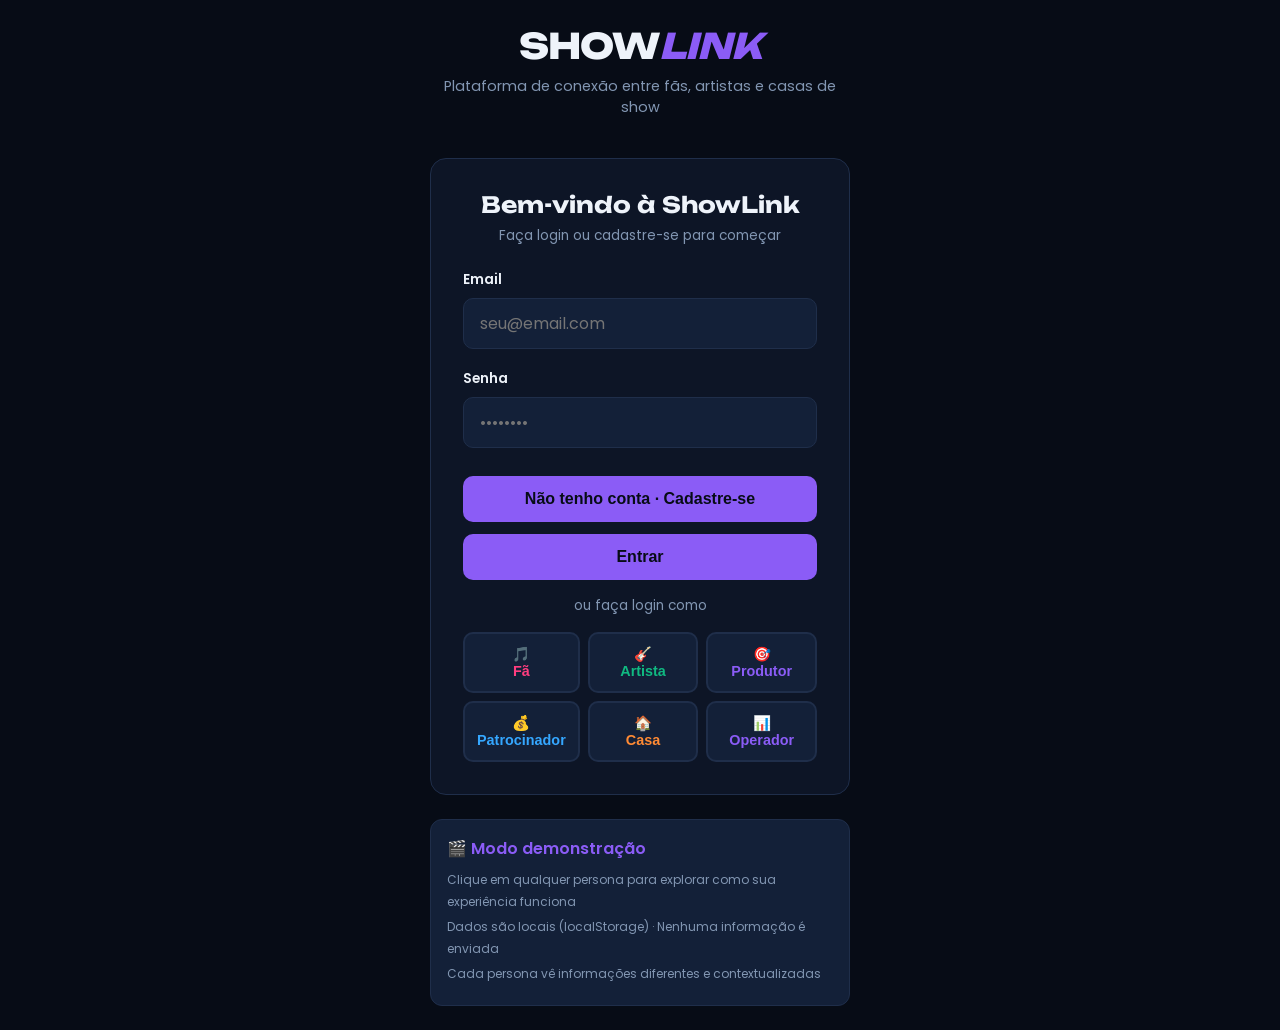
<file: auth.html>
<!DOCTYPE html>
<html lang="pt-BR">
<head>
<meta charset="UTF-8">
<meta name="viewport" content="width=device-width, initial-scale=1.0">
<title>ShowLink — Cadastro</title>
<link rel="preconnect" href="https://fonts.googleapis.com">
<link rel="preconnect" href="https://fonts.gstatic.com" crossorigin>
<link href="https://fonts.googleapis.com/css2?family=Unbounded:wght@400;600;800&family=Poppins:wght@400;500;600;700&family=JetBrains+Mono:wght@400;700&display=swap" rel="stylesheet">
<link rel="stylesheet" href="css/base.css">
<style>
body { background: var(--ink); color: var(--paper); min-height: 100vh; display: grid; place-items: center; padding: 24px; }

.auth-container { max-width: 420px; width: 100%; }

.auth-header { text-align: center; margin-bottom: 40px; }
.auth-logo { font-family: var(--display); font-size: 2.2rem; font-weight: 800; letter-spacing: -0.03em; margin-bottom: 8px; }
.auth-logo em { color: var(--lime); }
.auth-subtitle { font-size: 0.9rem; color: var(--mut); }

.auth-form { background: var(--navy); border: 1px solid var(--line); border-radius: 16px; padding: 32px; margin-bottom: 24px; }

.form-group { margin-bottom: 20px; }
.form-label { display: block; font-size: 0.85rem; font-weight: 600; margin-bottom: 8px; color: var(--paper); }
.form-input { width: 100%; padding: 12px 16px; background: var(--navy-2); border: 1px solid var(--line); border-radius: 10px; color: var(--paper); font-family: var(--body); font-size: 1rem; transition: all 0.2s; }
.form-input:focus { outline: none; border-color: var(--lime); box-shadow: 0 0 0 3px rgba(139, 92, 246, 0.1); }

.form-select { width: 100%; padding: 12px 16px; background: var(--navy-2); border: 1px solid var(--line); border-radius: 10px; color: var(--paper); font-family: var(--body); font-size: 1rem; cursor: pointer; }
.form-select:focus { outline: none; border-color: var(--lime); }
.form-select option { background: var(--navy); color: var(--paper); }

.personas-grid { display: grid; grid-template-columns: repeat(2, 1fr); gap: 12px; margin-top: 12px; }
.persona-btn { padding: 12px; background: var(--navy-2); border: 2px solid var(--line); border-radius: 10px; cursor: pointer; font-weight: 600; font-size: 0.9rem; transition: all 0.2s; }
.persona-btn:hover { border-color: var(--lime); transform: translateY(-2px); }
.persona-btn.active { border-color: var(--lime); background: linear-gradient(135deg, rgba(139,92,246,0.2), rgba(139,92,246,0.05)); }

.auth-submit { width: 100%; padding: 14px; background: var(--lime); color: var(--ink); border: 0; border-radius: 10px; font-weight: 700; font-size: 1rem; cursor: pointer; transition: all 0.2s; margin-top: 8px; }
.auth-submit:hover { transform: scale(1.01); box-shadow: 0 4px 12px rgba(139,92,246,0.3); }
.auth-submit:disabled { opacity: 0.5; cursor: not-allowed; }

.auth-toggle { text-align: center; font-size: 0.85rem; color: var(--mut); }
.auth-toggle button { background: none; border: none; color: var(--lime); cursor: pointer; font-weight: 600; }

.auth-divider { display: flex; align-items: center; gap: 12px; margin: 24px 0; color: var(--mut); font-size: 0.8rem; }
.auth-divider::before, .auth-divider::after { content: ''; flex: 1; height: 1px; background: var(--line); }

.demo-box { background: var(--navy-2); border: 1px solid var(--line); border-radius: 12px; padding: 16px; margin-top: 24px; }
.demo-box-title { font-weight: 600; margin-bottom: 8px; color: var(--lime); }
.demo-box-list { font-size: 0.75rem; color: var(--mut); line-height: 1.8; }
.demo-box-list div { margin: 4px 0; }

.error-msg { background: linear-gradient(135deg, rgba(255,61,127,0.1), transparent); border-left: 3px solid var(--fa); color: var(--fa); padding: 12px; border-radius: 6px; margin-bottom: 16px; font-size: 0.85rem; display: none; }

@media (max-width: 640px) {
  .auth-form { padding: 24px; }
  .personas-grid { grid-template-columns: 1fr; }
}
</style>
</head>
<body>

<div class="auth-container">
  <div class="auth-header">
    <div class="auth-logo">SHOW<em>LINK</em></div>
    <div class="auth-subtitle">Plataforma de conexão entre fãs, artistas e casas de show</div>
  </div>

  <div class="error-msg" id="errorMsg"></div>

  <div class="auth-form">
    <form id="authForm" onsubmit="handleAuth(event)">
      <!-- Toggle entre Login e Registro -->
      <div id="loginMode">
        <div style="text-align: center; margin-bottom: 24px;">
          <h2 style="font-family: var(--display); font-weight: 700; font-size: 1.4rem; margin: 0;">Bem-vindo à ShowLink</h2>
          <p style="font-size: 0.85rem; color: var(--mut); margin: 8px 0 0 0;">Faça login ou cadastre-se para começar</p>
        </div>

        <div class="form-group">
          <label class="form-label">Email</label>
          <input type="email" id="email" name="email" class="form-input" placeholder="seu@email.com" required>
        </div>

        <div class="form-group">
          <label class="form-label">Senha</label>
          <input type="password" id="password" name="password" class="form-input" placeholder="••••••••" required>
        </div>

        <button type="button" class="auth-submit" onclick="toggleRegister()">Não tenho conta · Cadastre-se</button>
        <button type="submit" class="auth-submit" style="margin-top: 12px;">Entrar</button>

        <div class="auth-toggle">
          <p style="margin: 16px 0;">ou faça login como</p>
        </div>

        <div class="personas-grid" style="grid-template-columns: repeat(3, 1fr); gap: 8px;">
          <button type="button" class="persona-btn" onclick="demoLogin('fan')" style="color: var(--fa);">🎵<br>Fã</button>
          <button type="button" class="persona-btn" onclick="demoLogin('artist')" style="color: var(--artista);">🎸<br>Artista</button>
          <button type="button" class="persona-btn" onclick="demoLogin('producer')" style="color: var(--produtor);">🎯<br>Produtor</button>
          <button type="button" class="persona-btn" onclick="demoLogin('sponsor')" style="color: var(--patro);">💰<br>Patrocinador</button>
          <button type="button" class="persona-btn" onclick="demoLogin('venue')" style="color: var(--realizador);">🏠<br>Casa</button>
          <button type="button" class="persona-btn" onclick="demoLogin('operator')" style="color: var(--lime);">📊<br>Operador</button>
        </div>
      </div>

      <!-- Modo Registro -->
      <div id="registerMode" style="display: none;">
        <div style="text-align: center; margin-bottom: 24px;">
          <h2 style="font-family: var(--display); font-weight: 700; font-size: 1.4rem; margin: 0;">Junte-se à ShowLink</h2>
          <p style="font-size: 0.85rem; color: var(--mut); margin: 8px 0 0 0;">Crie sua conta em 2 minutos</p>
        </div>

        <div class="form-group">
          <label class="form-label">Seu nome completo</label>
          <input type="text" id="fullname" class="form-input" placeholder="Nome Completo">
        </div>

        <div class="form-group">
          <label class="form-label">Email</label>
          <input type="email" id="regEmail" class="form-input" placeholder="seu@email.com">
        </div>

        <div class="form-group">
          <label class="form-label">Senha</label>
          <input type="password" id="regPassword" class="form-input" placeholder="••••••••" minlength="8">
          <small style="font-size: 0.7rem; color: var(--mut); margin-top: 4px; display: block;">Mínimo 8 caracteres</small>
        </div>

        <div class="form-group">
          <label class="form-label">Você é:</label>
          <div class="personas-grid">
            <label style="display: flex; align-items: center; gap: 8px; cursor: pointer; padding: 8px; border-radius: 8px; border: 1px solid var(--line); transition: all 0.2s;">
              <input type="radio" name="persona" value="fan" style="cursor: pointer;"> Fã
            </label>
            <label style="display: flex; align-items: center; gap: 8px; cursor: pointer; padding: 8px; border-radius: 8px; border: 1px solid var(--line); transition: all 0.2s;">
              <input type="radio" name="persona" value="artist" style="cursor: pointer;"> Artista
            </label>
            <label style="display: flex; align-items: center; gap: 8px; cursor: pointer; padding: 8px; border-radius: 8px; border: 1px solid var(--line); transition: all 0.2s;">
              <input type="radio" name="persona" value="producer" style="cursor: pointer;"> Produtor
            </label>
            <label style="display: flex; align-items: center; gap: 8px; cursor: pointer; padding: 8px; border-radius: 8px; border: 1px solid var(--line); transition: all 0.2s;">
              <input type="radio" name="persona" value="sponsor" style="cursor: pointer;"> Patrocinador
            </label>
            <label style="display: flex; align-items: center; gap: 8px; cursor: pointer; padding: 8px; border-radius: 8px; border: 1px solid var(--line); transition: all 0.2s;">
              <input type="radio" name="persona" value="venue" style="cursor: pointer;"> Casa
            </label>
            <label style="display: flex; align-items: center; gap: 8px; cursor: pointer; padding: 8px; border-radius: 8px; border: 1px solid var(--line); transition: all 0.2s;">
              <input type="radio" name="persona" value="operator" style="cursor: pointer;"> Operador
            </label>
          </div>
        </div>

        <button type="submit" class="auth-submit">Criar conta e entrar</button>
        <button type="button" class="auth-submit" onclick="toggleRegister()" style="background: var(--navy-2); color: var(--paper); margin-top: 12px;">Voltar ao login</button>
      </div>
    </form>
  </div>

  <div class="demo-box">
    <div class="demo-box-title">🎬 Modo demonstração</div>
    <div class="demo-box-list">
      <div>Clique em qualquer persona para explorar como sua experiência funciona</div>
      <div>Dados são locais (localStorage) · Nenhuma informação é enviada</div>
      <div>Cada persona vê informações diferentes e contextualizadas</div>
    </div>
  </div>
</div>

<script>
function toggleRegister() {
  const loginMode = document.getElementById('loginMode');
  const registerMode = document.getElementById('registerMode');
  loginMode.style.display = loginMode.style.display === 'none' ? 'block' : 'none';
  registerMode.style.display = registerMode.style.display === 'none' ? 'block' : 'none';
}

function demoLogin(persona) {
  // Login instantâneo com persona de demonstração
  const user = {
    email: `demo-${persona}@showlink.local`,
    name: `Demo ${persona}`,
    persona: persona,
    timestamp: Date.now()
  };
  localStorage.setItem('showlink_user', JSON.stringify(user));
  localStorage.setItem('showlink_authenticated', 'true');
  window.location.href = 'app.html';
}

function handleAuth(e) {
  e.preventDefault();
  const registerMode = document.getElementById('registerMode').style.display !== 'none';
  const errorMsg = document.getElementById('errorMsg');

  if (registerMode) {
    // Registro
    const fullname = document.getElementById('fullname').value;
    const email = document.getElementById('regEmail').value;
    const password = document.getElementById('regPassword').value;
    const persona = document.querySelector('input[name="persona"]:checked')?.value;

    if (!fullname || !email || !password || !persona) {
      showError('Preencha todos os campos');
      return;
    }

    if (password.length < 8) {
      showError('Senha deve ter no mínimo 8 caracteres');
      return;
    }

    const user = {
      email,
      name: fullname,
      persona,
      timestamp: Date.now()
    };
    localStorage.setItem('showlink_user', JSON.stringify(user));
    localStorage.setItem('showlink_authenticated', 'true');
    window.location.href = 'app.html';
  } else {
    // Login
    const email = document.getElementById('email').value;
    const password = document.getElementById('password').value;

    if (!email || !password) {
      showError('Preencha email e senha');
      return;
    }

    // Validação simples (na prática seria contra um servidor)
    if (password.length < 8) {
      showError('Email ou senha incorretos');
      return;
    }

    const user = {
      email,
      name: email.split('@')[0],
      persona: 'fan', // Default persona
      timestamp: Date.now()
    };
    localStorage.setItem('showlink_user', JSON.stringify(user));
    localStorage.setItem('showlink_authenticated', 'true');
    window.location.href = 'app.html';
  }
}

function showError(msg) {
  const errorMsg = document.getElementById('errorMsg');
  errorMsg.textContent = msg;
  errorMsg.style.display = 'block';
  setTimeout(() => { errorMsg.style.display = 'none'; }, 5000);
}

// Se já estiver autenticado, redirecionar
window.addEventListener('load', () => {
  if (localStorage.getItem('showlink_authenticated') === 'true') {
    window.location.href = 'app.html';
  }
});
</script>

</body>
</html>
</file>
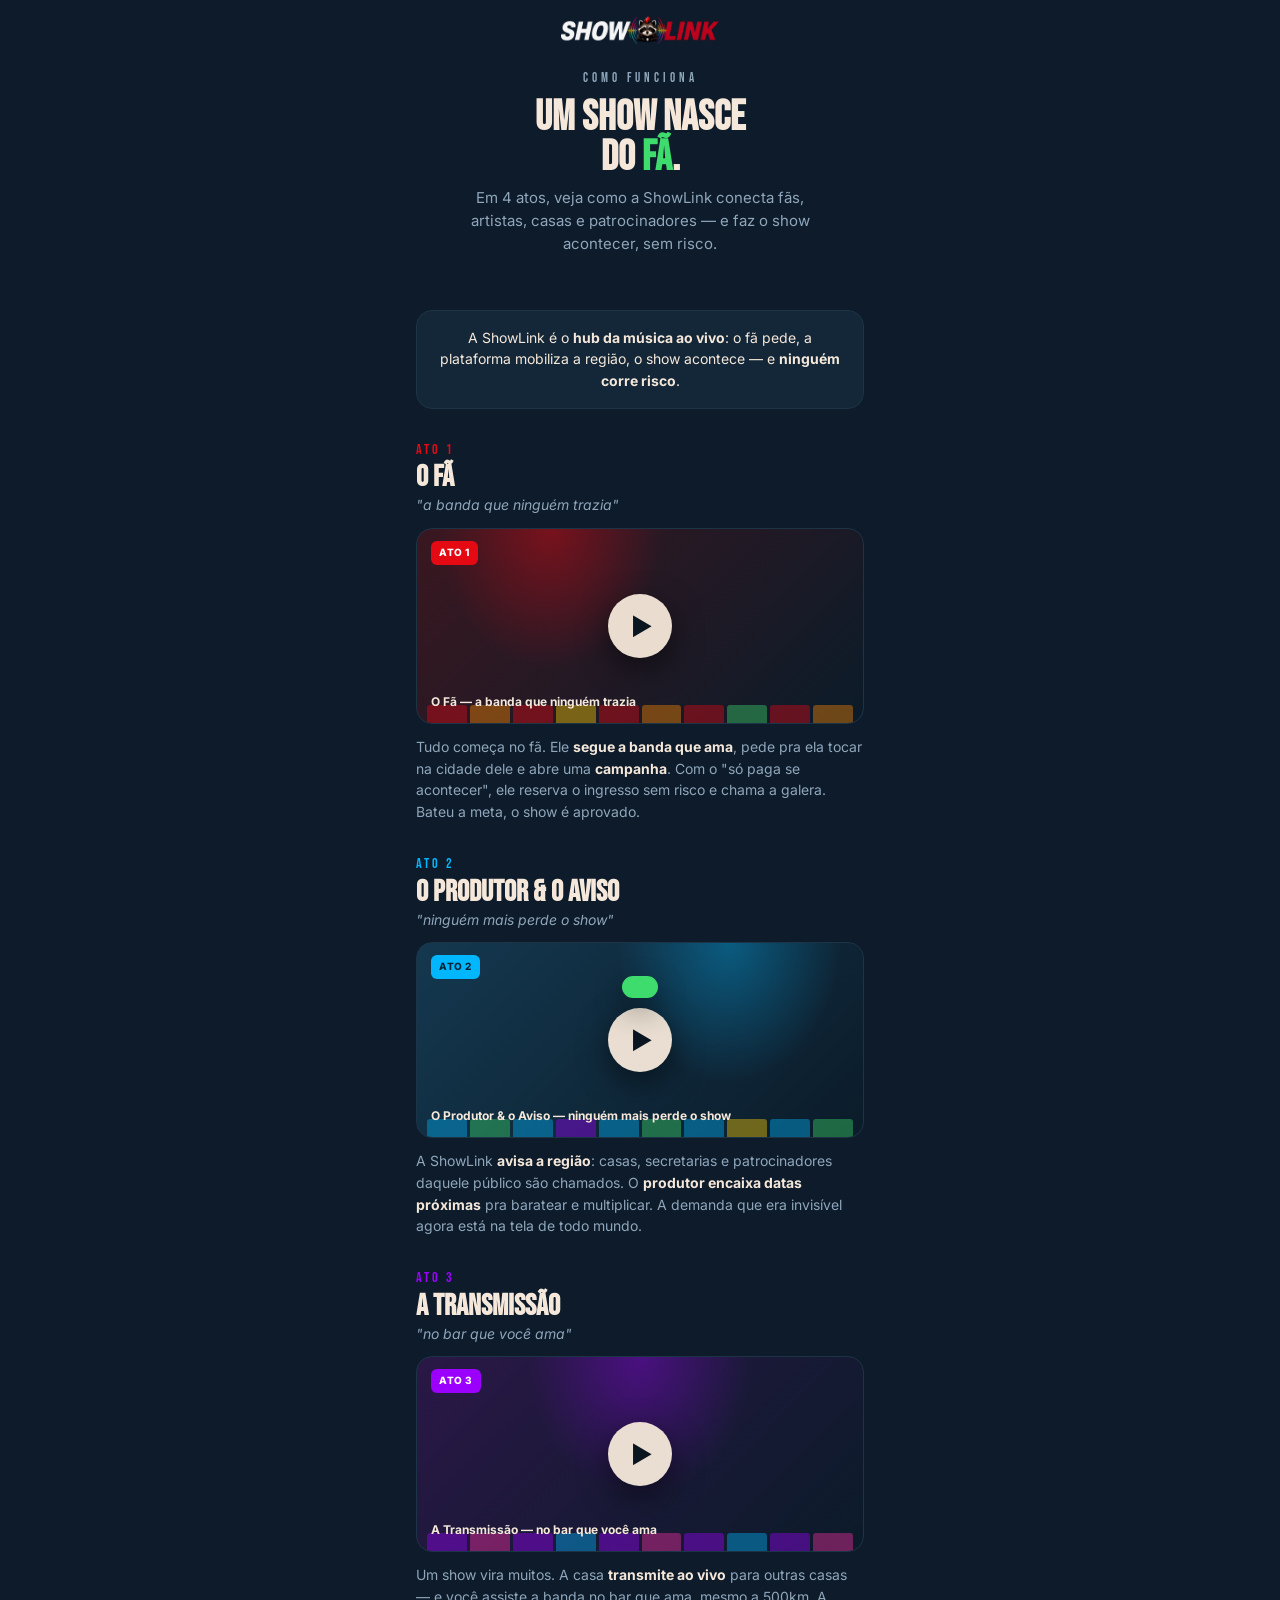
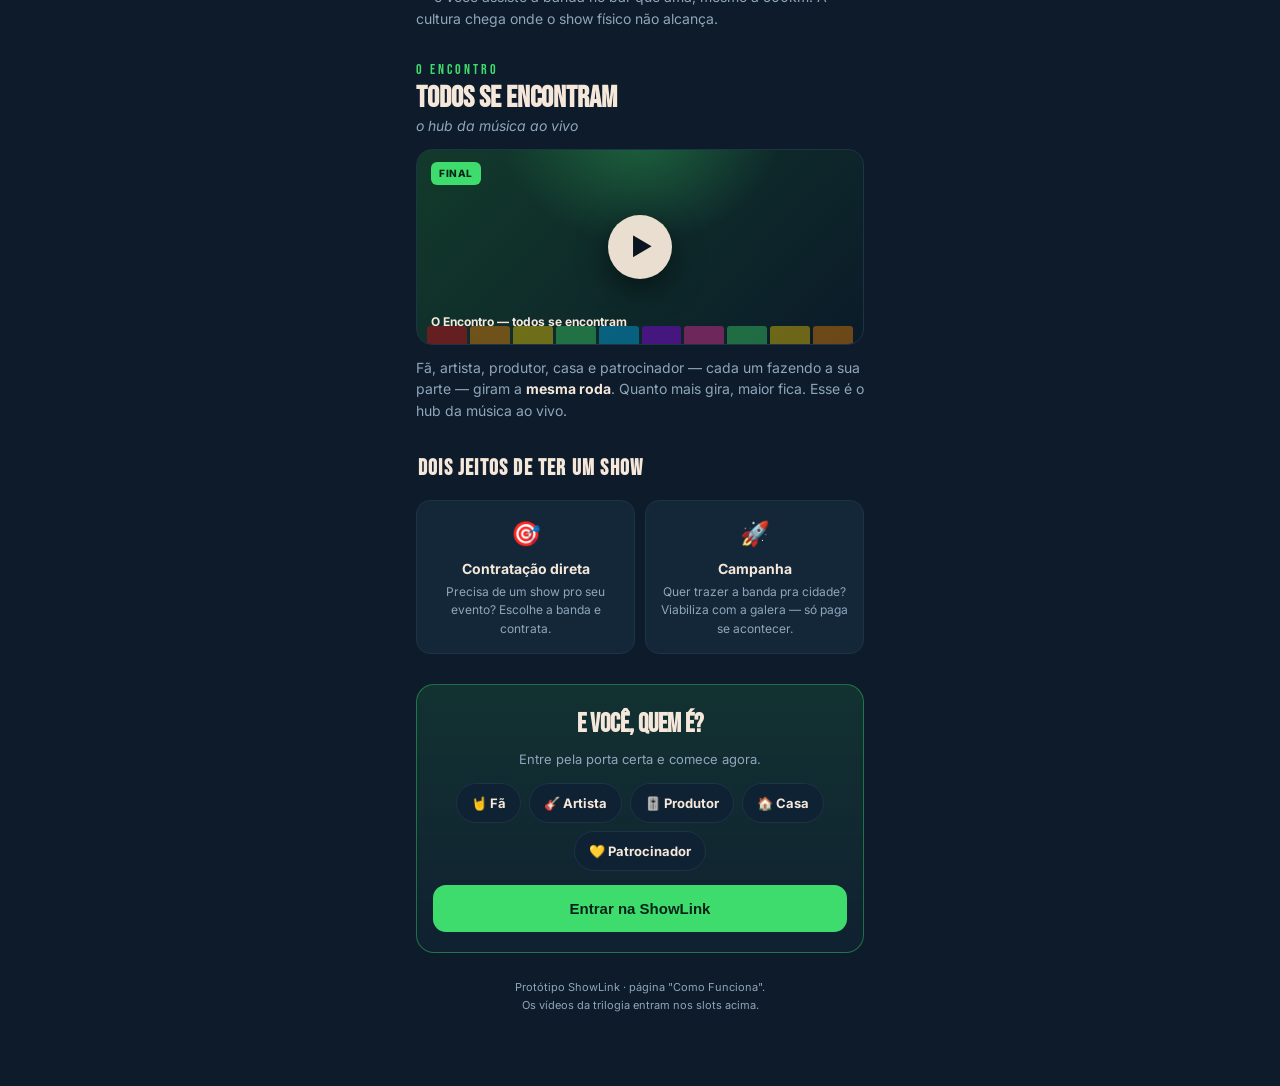
<file: como-funciona.html>
<!DOCTYPE html>
<html lang="pt-BR">
<head>
<meta charset="UTF-8">
<meta name="viewport" content="width=device-width, initial-scale=1.0">
<title>ShowLink · Como Funciona</title>
<script src="js/auth-check.js"></script>
<link rel="preconnect" href="https://fonts.googleapis.com">
<link rel="preconnect" href="https://fonts.gstatic.com" crossorigin>
<link href="https://fonts.googleapis.com/css2?family=Bebas+Neue&family=Inter:wght@400;500;600;700;800&display=swap" rel="stylesheet">
<style>
  :root{--navy:#0D1B2A;--card:#132738;--card2:#0f2233;--bege:#F5E8DA;--muted:#8fa6bb;--ring:#1d3346;
    --red:#E50914;--orange:#FF8A00;--yellow:#FFD100;--green:#3EDC6C;--blue:#00B7FF;--purple:#9B00FF;--magenta:#FF2DA6}
  *{box-sizing:border-box}html,body{margin:0}
  body{background:var(--navy);color:var(--bege);font-family:'Inter',system-ui,sans-serif;-webkit-font-smoothing:antialiased;line-height:1.55}
  .wrap{max-width:480px;margin:0 auto;padding:0 16px 60px}
  .top{display:flex;align-items:center;justify-content:center;padding:16px 4px 6px}
  .bebas{font-family:'Bebas Neue',sans-serif}

  /* hero */
  .hero{text-align:center;padding:18px 4px 8px;position:relative}
  .eyebrow{font-family:'Bebas Neue';letter-spacing:4px;color:var(--muted);font-size:13px}
  .hero h1{font-family:'Bebas Neue';font-size:42px;line-height:.95;margin:10px 0 8px}
  .hero h1 span{color:var(--green)}
  .hero p{color:var(--muted);font-size:15px;max-width:340px;margin:0 auto}

  /* faixa equalizer */
  .eqbar{display:flex;gap:3px;height:6px;margin:20px 0;align-items:flex-end}
  .eqbar i{flex:1;border-radius:2px}
  .c1{background:var(--red)}.c2{background:var(--orange)}.c3{background:var(--yellow)}.c4{background:var(--green)}
  .c5{background:var(--blue)}.c6{background:var(--purple)}.c7{background:var(--magenta)}

  .intro{background:var(--card);border:1px solid var(--ring);border-radius:16px;padding:16px;text-align:center;font-size:14px;margin-bottom:6px}
  .intro b{color:var(--bege)}

  /* ato */
  .ato{margin-top:30px}
  .ato .num{font-family:'Bebas Neue';letter-spacing:3px;font-size:14px}
  .ato h2{font-family:'Bebas Neue';font-size:30px;margin:2px 0 2px;line-height:1}
  .ato .tag{font-style:italic;color:var(--muted);font-size:14px;margin-bottom:12px}

  .video{position:relative;border-radius:16px;overflow:hidden;border:1px solid var(--ring);height:196px;
    display:flex;align-items:center;justify-content:center;cursor:pointer}
  .video .play{width:64px;height:64px;border-radius:50%;background:rgba(245,232,218,.95);color:#0a1520;
    display:flex;align-items:center;justify-content:center;font-size:24px;box-shadow:0 10px 30px rgba(0,0,0,.5);z-index:2}
  .video .play:before{content:"▶";margin-left:4px}
  .video .cap{position:absolute;bottom:12px;left:14px;font-size:12px;font-weight:700;color:var(--bege);z-index:2}
  .video .ch{position:absolute;top:12px;left:14px;font-size:10px;font-weight:800;letter-spacing:.5px;color:#0a1520;
    padding:4px 8px;border-radius:6px;z-index:2}
  .video .veq{position:absolute;left:0;right:0;bottom:0;height:60px;display:flex;align-items:flex-end;gap:3px;padding:0 10px;opacity:.4}
  .video .veq i{flex:1;height:30%;border-radius:3px 3px 0 0;animation:eq 1.2s infinite}
  @keyframes eq{0%,100%{height:15%}50%{height:80%}}

  .desc{color:var(--muted);font-size:14px;margin-top:12px}.desc b{color:var(--bege)}

  /* modelos */
  .models{display:flex;gap:10px;margin-top:14px}
  .mdl{flex:1;background:var(--card);border:1px solid var(--ring);border-radius:14px;padding:14px;text-align:center}
  .mdl .e{font-size:24px}.mdl h4{margin:6px 0 3px;font-size:14px}.mdl p{margin:0;font-size:12px;color:var(--muted)}

  /* cta */
  .cta{background:linear-gradient(180deg,rgba(62,220,108,.12),rgba(19,39,56,.5));border:1px solid rgba(62,220,108,.4);
    border-radius:18px;padding:20px 16px;text-align:center;margin-top:30px}
  .cta h3{font-family:'Bebas Neue';font-size:26px;margin:0 0 4px}
  .cta p{color:var(--muted);font-size:13px;margin:0 0 14px}
  .personas{display:flex;gap:8px;flex-wrap:wrap;justify-content:center}
  .pchip{border:1px solid var(--ring);background:var(--card2);color:var(--bege);border-radius:999px;padding:9px 14px;font-size:13px;font-weight:700;cursor:pointer}
  .btn{width:100%;border:0;border-radius:13px;background:var(--green);color:#06231a;font-weight:800;padding:15px;font-size:15px;cursor:pointer;margin-top:14px}

  .foot{color:var(--muted);font-size:11px;text-align:center;margin-top:26px;line-height:1.6}
  #toast{position:fixed;left:50%;bottom:22px;transform:translateX(-50%) translateY(120px);background:var(--green);color:#06231a;
    font-weight:800;padding:11px 18px;border-radius:12px;box-shadow:0 12px 30px rgba(0,0,0,.4);
    transition:transform .35s cubic-bezier(.2,.8,.2,1);z-index:30;font-size:14px}
  #toast.show{transform:translateX(-50%) translateY(0)}
  @media (prefers-reduced-motion:reduce){*{transition:none!important;animation:none!important}}
</style>
</head>
<body>
<div class="wrap">
  <div class="top"><img src="[data-uri]" alt="ShowLink" style="height:28px;width:auto;display:block"></div>

  <div class="hero">
    <div class="eyebrow">COMO FUNCIONA</div>
    <h1>Um show nasce<br>do <span>fã</span>.</h1>
    <p>Em 4 atos, veja como a ShowLink conecta fãs, artistas, casas e patrocinadores — e faz o show acontecer, sem risco.</p>
  </div>

  <div class="eqbar"><i class="c1"></i><i class="c2"></i><i class="c3"></i><i class="c4"></i><i class="c5"></i><i class="c6"></i><i class="c7"></i></div>

  <div class="intro">A ShowLink é o <b>hub da música ao vivo</b>: o fã pede, a plataforma mobiliza a região, o show acontece — e <b>ninguém corre risco</b>.</div>

  <!-- ATO 1 -->
  <div class="ato">
    <div class="num" style="color:var(--red)">ATO 1</div>
    <h2>O Fã</h2>
    <div class="tag">"a banda que ninguém trazia"</div>
    <div class="video" onclick="toast('Aqui entra o vídeo · Ato 1: O Fã')" style="background:radial-gradient(160px 200px at 30% 0%,rgba(229,9,20,.4),transparent 70%),linear-gradient(135deg,#3a1720,#0b1b29)">
      <span class="ch" style="background:var(--red);color:#fff">ATO 1</span>
      <div class="veq"><i class="c1"></i><i class="c2"></i><i class="c1"></i><i class="c3"></i><i class="c1"></i><i class="c2"></i><i class="c1"></i><i class="c4"></i><i class="c1"></i><i class="c2"></i></div>
      <div class="play"></div>
      <span class="cap">O Fã — a banda que ninguém trazia</span>
    </div>
    <p class="desc">Tudo começa no fã. Ele <b>segue a banda que ama</b>, pede pra ela tocar na cidade dele e abre uma <b>campanha</b>. Com o "só paga se acontecer", ele reserva o ingresso sem risco e chama a galera. Bateu a meta, o show é aprovado.</p>
  </div>

  <!-- ATO 2 -->
  <div class="ato">
    <div class="num" style="color:var(--blue)">ATO 2</div>
    <h2>O Produtor &amp; o Aviso</h2>
    <div class="tag">"ninguém mais perde o show"</div>
    <div class="video" onclick="toast('Aqui entra o vídeo · Ato 2: O Produtor &amp; o Aviso')" style="background:radial-gradient(160px 200px at 70% 0%,rgba(0,183,255,.35),transparent 70%),linear-gradient(135deg,#14384f,#0b1b29)">
      <span class="ch" style="background:var(--blue);color:#04263a">ATO 2</span>
      <div class="veq"><i class="c5"></i><i class="c4"></i><i class="c5"></i><i class="c6"></i><i class="c5"></i><i class="c4"></i><i class="c5"></i><i class="c3"></i><i class="c5"></i><i class="c4"></i></div>
      <div class="play"></div>
      <span class="cap">O Produtor &amp; o Aviso — ninguém mais perde o show</span>
    </div>
    <p class="desc">A ShowLink <b>avisa a região</b>: casas, secretarias e patrocinadores daquele público são chamados. O <b>produtor encaixa datas próximas</b> pra baratear e multiplicar. A demanda que era invisível agora está na tela de todo mundo.</p>
  </div>

  <!-- ATO 3 -->
  <div class="ato">
    <div class="num" style="color:var(--purple)">ATO 3</div>
    <h2>A Transmissão</h2>
    <div class="tag">"no bar que você ama"</div>
    <div class="video" onclick="toast('Aqui entra o vídeo · Ato 3: A Transmissão')" style="background:radial-gradient(160px 200px at 50% 0%,rgba(155,0,255,.35),transparent 70%),linear-gradient(135deg,#2a1747,#0b1b29)">
      <span class="ch" style="background:var(--purple);color:#fff">ATO 3</span>
      <div class="veq"><i class="c6"></i><i class="c7"></i><i class="c6"></i><i class="c5"></i><i class="c6"></i><i class="c7"></i><i class="c6"></i><i class="c5"></i><i class="c6"></i><i class="c7"></i></div>
      <div class="play"></div>
      <span class="cap">A Transmissão — no bar que você ama</span>
    </div>
    <p class="desc">Um show vira muitos. A casa <b>transmite ao vivo</b> para outras casas — e você assiste a banda no bar que ama, mesmo a 500km. A cultura chega onde o show físico não alcança.</p>
  </div>

  <!-- FINAL -->
  <div class="ato">
    <div class="num" style="color:var(--green)">O ENCONTRO</div>
    <h2>Todos se encontram</h2>
    <div class="tag">o hub da música ao vivo</div>
    <div class="video" onclick="toast('Aqui entra o vídeo · O Encontro (Grande Final)')" style="background:radial-gradient(200px 160px at 50% -10%,rgba(62,220,108,.3),transparent 70%),linear-gradient(135deg,#123a2b,#0b1b29)">
      <span class="ch" style="background:var(--green);color:#06231a">FINAL</span>
      <div class="veq"><i class="c1"></i><i class="c2"></i><i class="c3"></i><i class="c4"></i><i class="c5"></i><i class="c6"></i><i class="c7"></i><i class="c4"></i><i class="c3"></i><i class="c2"></i></div>
      <div class="play"></div>
      <span class="cap">O Encontro — todos se encontram</span>
    </div>
    <p class="desc">Fã, artista, produtor, casa e patrocinador — cada um fazendo a sua parte — giram a <b>mesma roda</b>. Quanto mais gira, maior fica. Esse é o hub da música ao vivo.</p>
  </div>

  <!-- MODELOS -->
  <h2 class="bebas" style="letter-spacing:1.2px;font-size:22px;margin:30px 2px 4px">Dois jeitos de ter um show</h2>
  <div class="models">
    <div class="mdl"><div class="e">🎯</div><h4>Contratação direta</h4><p>Precisa de um show pro seu evento? Escolhe a banda e contrata.</p></div>
    <div class="mdl"><div class="e">🚀</div><h4>Campanha</h4><p>Quer trazer a banda pra cidade? Viabiliza com a galera — só paga se acontecer.</p></div>
  </div>

  <!-- CTA -->
  <div class="cta">
    <h3>E você, quem é?</h3>
    <p>Entre pela porta certa e comece agora.</p>
    <div class="personas">
      <span class="pchip" onclick="toast('Entrar como Fã')">🤘 Fã</span>
      <span class="pchip" onclick="toast('Entrar como Artista')">🎸 Artista</span>
      <span class="pchip" onclick="toast('Entrar como Produtor')">🎚️ Produtor</span>
      <span class="pchip" onclick="toast('Entrar como Casa/Secretaria')">🏠 Casa</span>
      <span class="pchip" onclick="toast('Entrar como Patrocinador')">💛 Patrocinador</span>
    </div>
    <button class="btn" onclick="toast('Bem-vindo à ShowLink! 🎸')">Entrar na ShowLink</button>
  </div>

  <p class="foot">Protótipo ShowLink · página "Como Funciona".<br>Os vídeos da trilogia entram nos slots acima.</p>
</div>

<div id="toast"></div>
<script>
  function toast(m){const t=document.getElementById('toast');t.innerHTML=m;t.classList.add('show');
    clearTimeout(window._t);window._t=setTimeout(()=>t.classList.remove('show'),1900);}
  // delays no equalizer dos vídeos
  document.querySelectorAll('.veq i').forEach((el,i)=>{el.style.animationDelay=(i%5*0.15)+'s';});
</script>
</body>
</html>
</file>
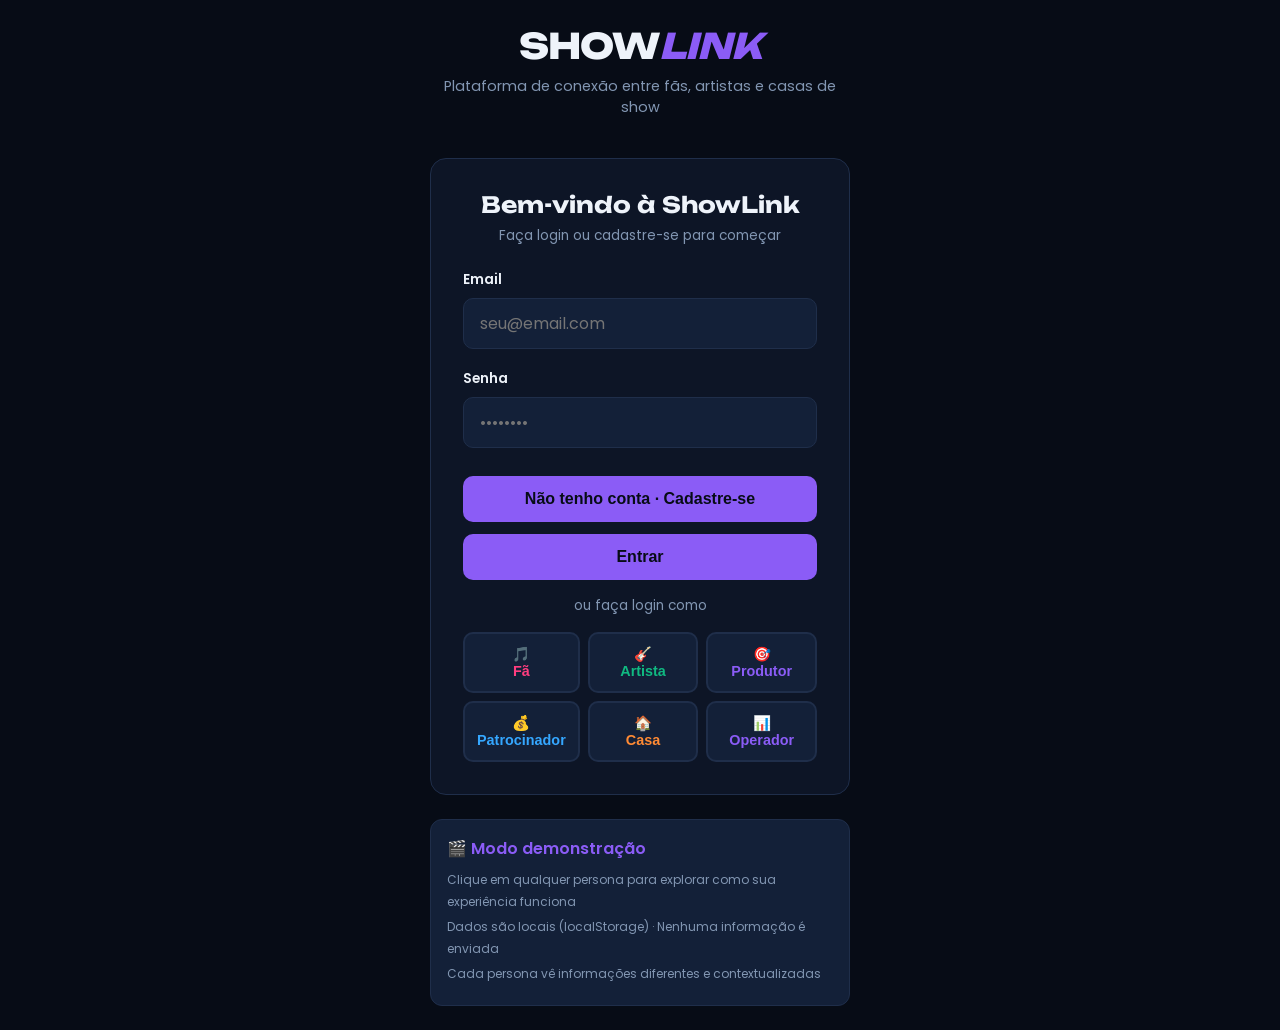
<file: hall-shows.html>
<!DOCTYPE html>
<html lang="pt-BR">
<head>
<meta charset="UTF-8">
<meta name="viewport" content="width=device-width, initial-scale=1.0">
<title>ShowLink — Baladas Cascavel</title>
<script src="js/auth-check.js"></script>
<link rel="preconnect" href="https://fonts.googleapis.com">
<link rel="preconnect" href="https://fonts.gstatic.com" crossorigin>
<link href="https://fonts.googleapis.com/css2?family=Unbounded:wght@400;600;800&family=Poppins:wght@400;500;600;700&family=JetBrains+Mono:wght@400;700&display=swap" rel="stylesheet">
<link rel="stylesheet" href="css/base.css">
<style>
body { background: var(--ink); color: var(--paper); }
.modes { display: none; }

/* Header com cidade */
.city-header { max-width: var(--maxw); margin: 0 auto; padding: 40px 24px 32px; border-bottom: 1px solid var(--line); }
.city-name { font-family: var(--display); font-weight: 800; font-size: clamp(1.8rem, 5vw, 2.8rem); letter-spacing: -0.03em; margin-bottom: 8px; }
.city-meta { font-size: 0.9rem; color: var(--mut); margin-bottom: 20px; }
.city-tabs { display: flex; gap: 16px; }
.city-tabs button { font-family: var(--body); font-size: 0.9rem; padding: 8px 16px; border: 0; background: transparent; color: var(--mut); cursor: pointer; border-bottom: 2px solid transparent; transition: all 0.2s; }
.city-tabs button.active { color: var(--paper); border-color: var(--lime); }

/* Carousel de shows personalizados */
.section-title { max-width: var(--maxw); margin: 48px auto 24px; padding: 0 24px; font-family: var(--display); font-weight: 600; font-size: 1.4rem; letter-spacing: -0.02em; }
.section-sub { max-width: var(--maxw); margin: 0 auto 24px; padding: 0 24px; font-size: 0.9rem; color: var(--mut); }

.carousel-wrap { max-width: var(--maxw); margin: 0 auto; padding: 0 24px; }
.carousel { display: flex; gap: 14px; overflow-x: auto; scroll-behavior: smooth; padding-bottom: 12px; }
.carousel::-webkit-scrollbar { height: 4px; }
.carousel::-webkit-scrollbar-track { background: var(--navy-2); border-radius: 99px; }
.carousel::-webkit-scrollbar-thumb { background: var(--lime); border-radius: 99px; }

.show-card { flex: 0 0 280px; min-height: 340px; background: var(--navy); border: 1px solid var(--line); border-radius: 14px; overflow: hidden; position: relative; transition: all 0.2s; cursor: pointer; }
.show-card:hover { transform: translateY(-4px); border-color: var(--lime); }
.show-poster { width: 100%; height: 200px; background: linear-gradient(135deg, var(--lime), var(--lime-deep)); display: grid; place-items: center; font-size: 2.2rem; font-weight: 700; }
.show-info { padding: 16px; }
.show-band { font-family: var(--display); font-weight: 700; font-size: 1.05rem; margin-bottom: 4px; }
.show-genre { font-size: 0.75rem; color: var(--mut); margin-bottom: 12px; }
.show-when { display: flex; gap: 8px; align-items: center; font-family: var(--data); font-size: 0.8rem; color: var(--paper); margin-bottom: 8px; }
.show-where { font-size: 0.75rem; color: var(--mut); }
.show-cta { margin-top: 12px; padding: 8px 12px; background: var(--lime); color: var(--ink); border: 0; border-radius: 8px; font-weight: 600; font-size: 0.8rem; cursor: pointer; width: 100%; transition: transform 0.15s; }
.show-cta:hover { transform: scale(1.02); }

/* Grid de todos os shows */
.shows-grid { max-width: var(--maxw); margin: 0 auto; padding: 0 24px 48px; display: grid; grid-template-columns: repeat(auto-fill, minmax(260px, 1fr)); gap: 16px; }
.show-card-grid { flex: none; }

/* Filtros */
.filter-bar { max-width: var(--maxw); margin: 32px auto; padding: 0 24px; display: flex; gap: 12px; flex-wrap: wrap; }
.filter-btn { font-family: var(--body); font-size: 0.85rem; padding: 8px 14px; background: var(--navy); border: 1px solid var(--line); border-radius: 20px; color: var(--mut); cursor: pointer; transition: all 0.2s; }
.filter-btn.active { background: var(--lime); color: var(--ink); border-color: var(--lime); }
.filter-btn:hover { border-color: var(--lime); color: var(--paper); }

/* Mapa (placeholder) */
.map-section { max-width: var(--maxw); margin: 48px auto; padding: 32px 24px; background: var(--navy); border: 1px solid var(--line); border-radius: 16px; text-align: center; }
.map-label { font-family: var(--data); font-size: 0.7rem; letter-spacing: 0.1em; color: var(--mut); text-transform: uppercase; margin-bottom: 16px; }
.map-placeholder { height: 300px; background: linear-gradient(135deg, rgba(199,247,62,.08), rgba(199,247,62,.02)); border-radius: 12px; display: grid; place-items: center; font-size: 2rem; color: var(--mut); }

@media (max-width: 880px) {
  .show-card { flex: 0 0 240px; min-height: 300px; }
  .city-tabs { flex-wrap: wrap; }
}
</style>
</head>
<body>

<div id="meter"><i></i><b>DEMANDA</b></div>

<header>
  <div class="hwrap">
    <div class="logo">SHOW<em>LINK</em></div>
    <nav>
      <a href="index.html">Home</a>
      <a href="#" class="on">Cascavel</a>
    </nav>
    <button class="hcta" onclick="window.location='index.html'">Voltar</button>
  </div>
</header>

<div class="city-header">
  <div class="city-name">🎸 Baladas em Cascavel</div>
  <div class="city-meta">Paraná · Hooligans Cascavel (Casa oficial) · Próximos 30 dias</div>
  <div class="city-tabs">
    <button class="active" onclick="switchTab('personalized')">Motor 1: Rateio</button>
    <button onclick="switchTab('all')">Motor 2: Validação</button>
    <button onclick="switchTab('map')">Shows Confirmados</button>
  </div>
</div>

<!-- TAB 1: Motor 1 — Rateio por Proximidade -->
<div id="personalized-tab">
  <div class="section-title">⚡ Motor 1: Bandas em Trânsito (Rateio Próximo)</div>
  <div class="section-sub">Uma banda foi contratada em outra cidade. Veja as datas livres aqui e divida o cachê + transporte</div>

  <div class="carousel-wrap">
    <div class="carousel">
      <!-- Rateio 1: Acústicos & Valvulados em passagem -->
      <div class="show-card" style="background: linear-gradient(180deg, rgba(16,185,129,0.1), var(--navy)); border-color: var(--artista);">
        <div class="show-poster" style="background: linear-gradient(135deg, var(--artista), var(--artista));">🎤</div>
        <div class="show-info">
          <div class="show-band">Acústicos & Valvulados</div>
          <div class="show-genre" style="color: var(--artista); font-weight: 600;">💚 PASSAGEM CONFIRMADA</div>
          <div style="font-size: 0.75rem; color: var(--mut); margin-top: 8px; line-height: 1.4;">
            <div>🔴 Maringá · 24 ago (contratado)</div>
            <div style="color: var(--artista); font-weight: 600;">📍 Cascavel · 25 ago (LIVRE)</div>
            <div>🟡 Foz · 26 ago (LIVRE)</div>
          </div>
          <div style="margin-top: 12px; font-family: var(--data); font-size: 0.8rem; color: var(--paper);">
            Cachê total: R$ 35k → <strong>÷3 casas = R$ 11.7k</strong>
          </div>
          <button class="show-cta" style="background: var(--artista); margin-top: 12px;">Propor divisão</button>
        </div>
      </div>

      <!-- Rateio 2: Tianastácia -->
      <div class="show-card" style="background: linear-gradient(180deg, rgba(16,185,129,0.1), var(--navy)); border-color: var(--artista);">
        <div class="show-poster" style="background: linear-gradient(135deg, var(--artista), var(--artista));">🎭</div>
        <div class="show-info">
          <div class="show-band">Tianastácia</div>
          <div class="show-genre" style="color: var(--artista); font-weight: 600;">💚 PASSAGEM CONFIRMADA</div>
          <div style="font-size: 0.75rem; color: var(--mut); margin-top: 8px; line-height: 1.4;">
            <div>🔴 Maringá · Corporativo (contratado)</div>
            <div style="color: var(--artista); font-weight: 600;">📍 Cascavel · Quinta ou Sexta (LIVRE)</div>
            <div>🟡 Foz · Sábado (LIVRE)</div>
          </div>
          <div style="margin-top: 12px; font-family: var(--data); font-size: 0.8rem; color: var(--paper);">
            Cachê: R$ 40k · Transporte: R$ 3.5k
          </div>
          <button class="show-cta" style="background: var(--artista); margin-top: 12px;">Encaixar rota</button>
        </div>
      </div>

      <!-- Rateio 3: Vanguart -->
      <div class="show-card" style="background: linear-gradient(180deg, rgba(16,185,129,0.1), var(--navy)); border-color: var(--artista);">
        <div class="show-poster" style="background: linear-gradient(135deg, var(--artista), var(--artista));">🎸</div>
        <div class="show-info">
          <div class="show-band">Vanguart</div>
          <div class="show-genre" style="color: var(--artista); font-weight: 600;">💚 DISPONÍVEL</div>
          <div style="font-size: 0.75rem; color: var(--mut); margin-top: 8px; line-height: 1.4;">
            <div>🔴 Toledo · Prefeitura (contratado)</div>
            <div style="color: var(--artista); font-weight: 600;">📍 Cascavel · Domingo (LIVRE)</div>
            <div>🟡 Foz · Segunda (LIVRE)</div>
          </div>
          <div style="margin-top: 12px; font-family: var(--data); font-size: 0.8rem; color: var(--paper);">
            Cachê: R$ 30k · 2 casas já interessadas
          </div>
          <button class="show-cta" style="background: var(--artista); margin-top: 12px;">Cotar</button>
        </div>
      </div>
    </div>
  </div>
</div>

<!-- TAB 2: Motor 2 — Validação Antecipada -->
<div id="all-tab" style="display: none;">
  <div class="section-title">🎯 Motor 2: Campanhas de Validação (Pré-Venda)</div>
  <div class="section-sub">Bandas fazendo turnê. Primeira a 400 ingressos → sábado. Segunda → sexta. Terceira → domingo</div>

  <div style="max-width: var(--maxw); margin: 32px auto; padding: 0 24px;">
    <!-- Campanha 1: Plutão Já Foi Planeta -->
    <div style="background: var(--navy); border: 2px solid var(--patro); border-radius: 16px; padding: 24px; margin-bottom: 24px;">
      <div style="display: flex; justify-content: space-between; align-items: baseline; margin-bottom: 12px;">
        <div style="font-family: var(--display); font-weight: 700; font-size: 1.3rem;">Plutão Já Foi Planeta</div>
        <div style="font-size: 0.75rem; color: var(--patro); font-weight: 600;">🎯 CAMPANHA ATIVA</div>
      </div>
      <div style="font-size: 0.85rem; color: var(--mut); margin-bottom: 20px;">Rock Alt · Meta: 400 ingressos por cidade · Valor: R$ 80</div>

      <!-- Cidades na campanha -->
      <div style="display: grid; grid-template-columns: repeat(auto-fit, minmax(280px, 1fr)); gap: 16px;">
        <!-- Cascavel -->
        <div style="background: linear-gradient(180deg, rgba(53,167,255,0.1), transparent); border: 1px solid var(--line); border-radius: 12px; padding: 16px;">
          <div style="font-weight: 600; margin-bottom: 8px;">📍 Cascavel</div>
          <div style="font-family: var(--data); font-size: 1.1rem; font-weight: 700; color: var(--paper); margin-bottom: 8px;">
            <span style="color: var(--patro);">389</span> / 400 ingressos
          </div>
          <div style="width: 100%; height: 8px; background: var(--navy-2); border-radius: 4px; overflow: hidden; margin-bottom: 8px;">
            <div style="width: 97.25%; height: 100%; background: var(--patro);"></div>
          </div>
          <div style="font-size: 0.75rem; color: var(--mut); text-align: right;">97,25% · Faltam 11 ingressos</div>
        </div>

        <!-- Toledo -->
        <div style="background: linear-gradient(180deg, rgba(53,167,255,0.1), transparent); border: 1px solid var(--line); border-radius: 12px; padding: 16px;">
          <div style="font-weight: 600; margin-bottom: 8px;">📍 Toledo</div>
          <div style="font-family: var(--data); font-size: 1.1rem; font-weight: 700; color: var(--paper); margin-bottom: 8px;">
            <span style="color: var(--patro);">287</span> / 400 ingressos
          </div>
          <div style="width: 100%; height: 8px; background: var(--navy-2); border-radius: 4px; overflow: hidden; margin-bottom: 8px;">
            <div style="width: 71.75%; height: 100%; background: var(--patro);"></div>
          </div>
          <div style="font-size: 0.75rem; color: var(--mut); text-align: right;">71,75% · Faltam 113 ingressos</div>
        </div>

        <!-- Foz do Iguaçu -->
        <div style="background: linear-gradient(180deg, rgba(53,167,255,0.1), transparent); border: 1px solid var(--line); border-radius: 12px; padding: 16px;">
          <div style="font-weight: 600; margin-bottom: 8px;">📍 Foz do Iguaçu</div>
          <div style="font-family: var(--data); font-size: 1.1rem; font-weight: 700; color: var(--paper); margin-bottom: 8px;">
            <span style="color: var(--patro);">156</span> / 400 ingressos
          </div>
          <div style="width: 100%; height: 8px; background: var(--navy-2); border-radius: 4px; overflow: hidden; margin-bottom: 8px;">
            <div style="width: 39%; height: 100%; background: var(--patro);"></div>
          </div>
          <div style="font-size: 0.75rem; color: var(--mut); text-align: right;">39% · Faltam 244 ingressos</div>
        </div>
      </div>

      <div style="margin-top: 16px; padding-top: 16px; border-top: 1px solid var(--line);">
        <button class="show-cta" style="background: var(--patro); width: auto; margin-right: 8px;">Pré-comprar em Cascavel</button>
        <span style="font-size: 0.75rem; color: var(--mut);">Cobrança suspensa até validação</span>
      </div>
    </div>

    <!-- Campanha 2: Acústicos & Valvulados -->
    <div style="background: var(--navy); border: 2px solid var(--fa); border-radius: 16px; padding: 24px; margin-bottom: 24px;">
      <div style="display: flex; justify-content: space-between; align-items: baseline; margin-bottom: 12px;">
        <div style="font-family: var(--display); font-weight: 700; font-size: 1.3rem;">Acústicos & Valvulados</div>
        <div style="font-size: 0.75rem; color: var(--fa); font-weight: 600;">🎯 CAMPANHA ATIVA</div>
      </div>
      <div style="font-size: 0.85rem; color: var(--mut); margin-bottom: 20px;">Rock · Meta: 400 ingressos por cidade · Valor: R$ 100</div>

      <div style="display: grid; grid-template-columns: repeat(auto-fit, minmax(280px, 1fr)); gap: 16px;">
        <!-- Cascavel -->
        <div style="background: linear-gradient(180deg, rgba(255,61,127,0.1), transparent); border: 1px solid var(--line); border-radius: 12px; padding: 16px;">
          <div style="font-weight: 600; margin-bottom: 8px;">📍 Cascavel</div>
          <div style="font-family: var(--data); font-size: 1.1rem; font-weight: 700; color: var(--paper); margin-bottom: 8px;">
            <span style="color: var(--fa);">412</span> / 400 ingressos
          </div>
          <div style="width: 100%; height: 8px; background: var(--navy-2); border-radius: 4px; overflow: hidden; margin-bottom: 8px;">
            <div style="width: 100%; height: 100%; background: var(--fa);"></div>
          </div>
          <div style="font-size: 0.75rem; color: var(--fa); font-weight: 600; text-align: right;">✅ VALIDADO · Data: Sábado 29 ago</div>
        </div>

        <!-- Maringá -->
        <div style="background: linear-gradient(180deg, rgba(255,61,127,0.1), transparent); border: 1px solid var(--line); border-radius: 12px; padding: 16px;">
          <div style="font-weight: 600; margin-bottom: 8px;">📍 Maringá</div>
          <div style="font-family: var(--data); font-size: 1.1rem; font-weight: 700; color: var(--paper); margin-bottom: 8px;">
            <span style="color: var(--fa);">398</span> / 400 ingressos
          </div>
          <div style="width: 100%; height: 8px; background: var(--navy-2); border-radius: 4px; overflow: hidden; margin-bottom: 8px;">
            <div style="width: 99.5%; height: 100%; background: var(--fa);"></div>
          </div>
          <div style="font-size: 0.75rem; color: var(--mut); text-align: right;">99,5% · Faltam 2 ingressos</div>
        </div>

        <!-- Foz do Iguaçu -->
        <div style="background: linear-gradient(180deg, rgba(255,61,127,0.1), transparent); border: 1px solid var(--line); border-radius: 12px; padding: 16px;">
          <div style="font-weight: 600; margin-bottom: 8px;">📍 Foz do Iguaçu</div>
          <div style="font-family: var(--data); font-size: 1.1rem; font-weight: 700; color: var(--paper); margin-bottom: 8px;">
            <span style="color: var(--fa);">234</span> / 400 ingressos
          </div>
          <div style="width: 100%; height: 8px; background: var(--navy-2); border-radius: 4px; overflow: hidden; margin-bottom: 8px;">
            <div style="width: 58.5%; height: 100%; background: var(--fa);"></div>
          </div>
          <div style="font-size: 0.75rem; color: var(--mut); text-align: right;">58,5% · Faltam 166 ingressos</div>
        </div>
      </div>

      <div style="margin-top: 16px; padding-top: 16px; border-top: 1px solid var(--line);">
        <button class="show-cta" style="background: var(--fa); width: auto; margin-right: 8px;">Já pré-comprei em Cascavel</button>
        <span style="font-size: 0.75rem; color: var(--mut);">Acompanhe Maringá (faltam 2!) e Foz</span>
      </div>
    </div>
  </div>

  <div class="shows-grid" style="display: none;">
    <!-- Show 1: Acústicos & Valvulados (Motor 2 validado) -->
    <div class="show-card show-card-grid">
      <div class="show-poster" style="background: linear-gradient(135deg, var(--fa), var(--fa));">🎤</div>
      <div class="show-info">
        <div class="show-band">Acústicos & Valvulados</div>
        <div class="show-genre">Rock</div>
        <div style="font-size: 0.7rem; color: var(--fa); font-weight: 600; margin-top: 4px;">✅ Motor 2 (412/400)</div>
        <div class="show-when">📅 29 ago · 20h</div>
        <div class="show-where">Hooligans Cascavel</div>
        <button class="show-cta" style="background: var(--fa);">Ingressos</button>
      </div>
    </div>

    <!-- Show 2: Plutão Já Foi Planeta (Motor 1 + Motor 2 próximo) -->
    <div class="show-card show-card-grid">
      <div class="show-poster" style="background: linear-gradient(135deg, var(--patro), var(--patro));">🎭</div>
      <div class="show-info">
        <div class="show-band">Plutão Já Foi Planeta</div>
        <div class="show-genre">Rock Alt</div>
        <div style="font-size: 0.7rem; color: var(--patro); font-weight: 600; margin-top: 4px;">⚡ Motor 2 (389/400 · Falta 11)</div>
        <div class="show-when">📅 22 ago · 21h</div>
        <div class="show-where">Hooligans Cascavel</div>
        <button class="show-cta" style="background: var(--patro);">Pré-comprar</button>
      </div>
    </div>

    <!-- Show 3: VICKA (Motor 1 rateio) -->
    <div class="show-card show-card-grid">
      <div class="show-poster" style="background: linear-gradient(135deg, var(--artista), var(--artista));">🎤</div>
      <div class="show-info">
        <div class="show-band">VICKA</div>
        <div class="show-genre">MPB</div>
        <div style="font-size: 0.7rem; color: var(--artista); font-weight: 600; margin-top: 4px;">💚 Motor 1 (Rateio Maringá)</div>
        <div class="show-when">📅 29 ago · 20h</div>
        <div class="show-where">MPB Bar (Maringá) · 168 km</div>
        <button class="show-cta" style="background: var(--artista);">Cotar rateio</button>
      </div>
    </div>

    <!-- Show 4: Rock4Roots (Local validado) -->
    <div class="show-card show-card-grid">
      <div class="show-poster" style="background: linear-gradient(135deg, var(--realizador), var(--realizador));">🎸</div>
      <div class="show-info">
        <div class="show-band">Rock4Roots</div>
        <div class="show-genre">Rock</div>
        <div style="font-size: 0.7rem; color: var(--realizador); font-weight: 600; margin-top: 4px;">🏠 Casa Local (Hooligans)</div>
        <div class="show-when">📅 15 ago · 22h</div>
        <div class="show-where">Hooligans Cascavel</div>
        <button class="show-cta" style="background: var(--realizador);">Comprar</button>
      </div>
    </div>

    <!-- Show 5: Vanguart (Motor 1 em formação) -->
    <div class="show-card show-card-grid">
      <div class="show-poster" style="background: linear-gradient(135deg, var(--artista), var(--artista));">🎸</div>
      <div class="show-info">
        <div class="show-band">Vanguart</div>
        <div class="show-genre">Folk</div>
        <div style="font-size: 0.7rem; color: var(--artista); font-weight: 600; margin-top: 4px;">💚 Motor 1 (Prefeitura Toledo)</div>
        <div class="show-when">📅 Domingo (data aberta)</div>
        <div class="show-where">Cascavel · Foz (rateio)</div>
        <button class="show-cta" style="background: var(--artista);">Propor data</button>
      </div>
    </div>

    <!-- Show 6: Tianastácia (Motor 2 + Motor 1) -->
    <div class="show-card show-card-grid">
      <div class="show-poster" style="background: linear-gradient(135deg, var(--patro), var(--patro));">🎭</div>
      <div class="show-info">
        <div class="show-band">Tianastácia</div>
        <div class="show-genre">MPB</div>
        <div style="font-size: 0.7rem; color: var(--patro); font-weight: 600; margin-top: 4px;">⚡ Motor 2 (Maringá quase)</div>
        <div class="show-when">📅 25 ago (Roteio)</div>
        <div class="show-where">3 cidades · Corporativo + casas</div>
        <button class="show-cta" style="background: var(--patro);">Ver datas</button>
      </div>
    </div>

    <!-- Show 7: Electricmob (Local) -->
    <div class="show-card show-card-grid">
      <div class="show-poster" style="background: linear-gradient(135deg, var(--realizador), var(--realizador));">🎸</div>
      <div class="show-info">
        <div class="show-band">Electricmob</div>
        <div class="show-genre">Rock</div>
        <div style="font-size: 0.7rem; color: var(--realizador); font-weight: 600; margin-top: 4px;">🏠 Casa Local</div>
        <div class="show-when">📅 17 ago · 23h</div>
        <div class="show-where">Hooligans Cascavel</div>
        <button class="show-cta" style="background: var(--realizador);">Comprar</button>
      </div>
    </div>

    <!-- Show 8: Jam Session (Motor 1) -->
    <div class="show-card show-card-grid">
      <div class="show-poster" style="background: linear-gradient(135deg, var(--artista), var(--artista));">🎵</div>
      <div class="show-info">
        <div class="show-band">Jam Session</div>
        <div class="show-genre">Pop-Rock</div>
        <div style="font-size: 0.7rem; color: var(--artista); font-weight: 600; margin-top: 4px;">💚 Motor 1 (Rateio Foz)</div>
        <div class="show-when">📅 12 set · 21h</div>
        <div class="show-where">Zepellin (Foz) · 98 km</div>
        <button class="show-cta" style="background: var(--artista);">Participar</button>
      </div>
    </div>

    <!-- Show 9: The Mônic (Motor 2) -->
    <div class="show-card show-card-grid">
      <div class="show-poster" style="background: linear-gradient(135deg, var(--patro), var(--patro));">🎤</div>
      <div class="show-info">
        <div class="show-band">The Mônic</div>
        <div class="show-genre">Rock Alt</div>
        <div style="font-size: 0.7rem; color: var(--patro); font-weight: 600; margin-top: 4px;">⚡ Motor 2 (Curitiba)</div>
        <div class="show-when">📅 05 set · 22h</div>
        <div class="show-where">Crossroad (Curitiba) · 620 km</div>
        <button class="show-cta" style="background: var(--patro);">Pré-comprar</button>
      </div>
    </div>

    <!-- Show 10: Nega Fulo (Local) -->
    <div class="show-card show-card-grid">
      <div class="show-poster" style="background: linear-gradient(135deg, var(--realizador), var(--realizador));">🎸</div>
      <div class="show-info">
        <div class="show-band">Nega Fulo</div>
        <div class="show-genre">Rock 80/90</div>
        <div style="font-size: 0.7rem; color: var(--realizador); font-weight: 600; margin-top: 4px;">🏠 Casa Local</div>
        <div class="show-when">📅 07 set · 22h</div>
        <div class="show-where">Hooligans Cascavel</div>
        <button class="show-cta" style="background: var(--realizador);">Comprar</button>
      </div>
    </div>
  </div>
</div>

<!-- TAB 3: Shows Confirmados (resultado dos dois motores) -->
<div id="map-tab" style="display: none;">
  <div class="section-title">✅ Shows Confirmados</div>
  <div class="section-sub">Resultado das campanhas: bandas que já atingiram meta ou foram rateadas entre casas</div>

  <div class="filter-bar">
    <button class="filter-btn active" onclick="filterGenre('all', this)">Tudo</button>
    <button class="filter-btn" onclick="filterGenre('rock', this)">Rock</button>
    <button class="filter-btn" onclick="filterGenre('mpb', this)">MPB/Folk</button>
    <button class="filter-btn" onclick="filterGenre('metal', this)">Metal</button>
  </div>

  <div class="shows-grid">

<script>
function switchTab(tab) {
  // Hide all tabs
  document.getElementById('personalized-tab').style.display = 'none';
  document.getElementById('all-tab').style.display = 'none';
  document.getElementById('map-tab').style.display = 'none';

  // Show selected tab
  document.getElementById(tab + '-tab').style.display = 'block';

  // Update button states
  document.querySelectorAll('.city-tabs button').forEach(btn => btn.classList.remove('active'));
  event.target.classList.add('active');
}

function filterGenre(genre, btn) {
  document.querySelectorAll('.filter-btn').forEach(b => b.classList.remove('active'));
  btn.classList.add('active');
  // TODO: Implement filter logic
}

// Scroll effect
(function(){
  var bar = document.querySelector('#meter i');
  function onScroll(){
    var h = document.documentElement.scrollHeight - window.innerHeight;
    var p = h > 0 ? (window.scrollY / h) * 100 : 0;
    bar.style.width = p.toFixed(1) + '%';
  }
  window.addEventListener('scroll', onScroll, {passive:true});
  onScroll();
})();
</script>

</body>
</html>
</file>
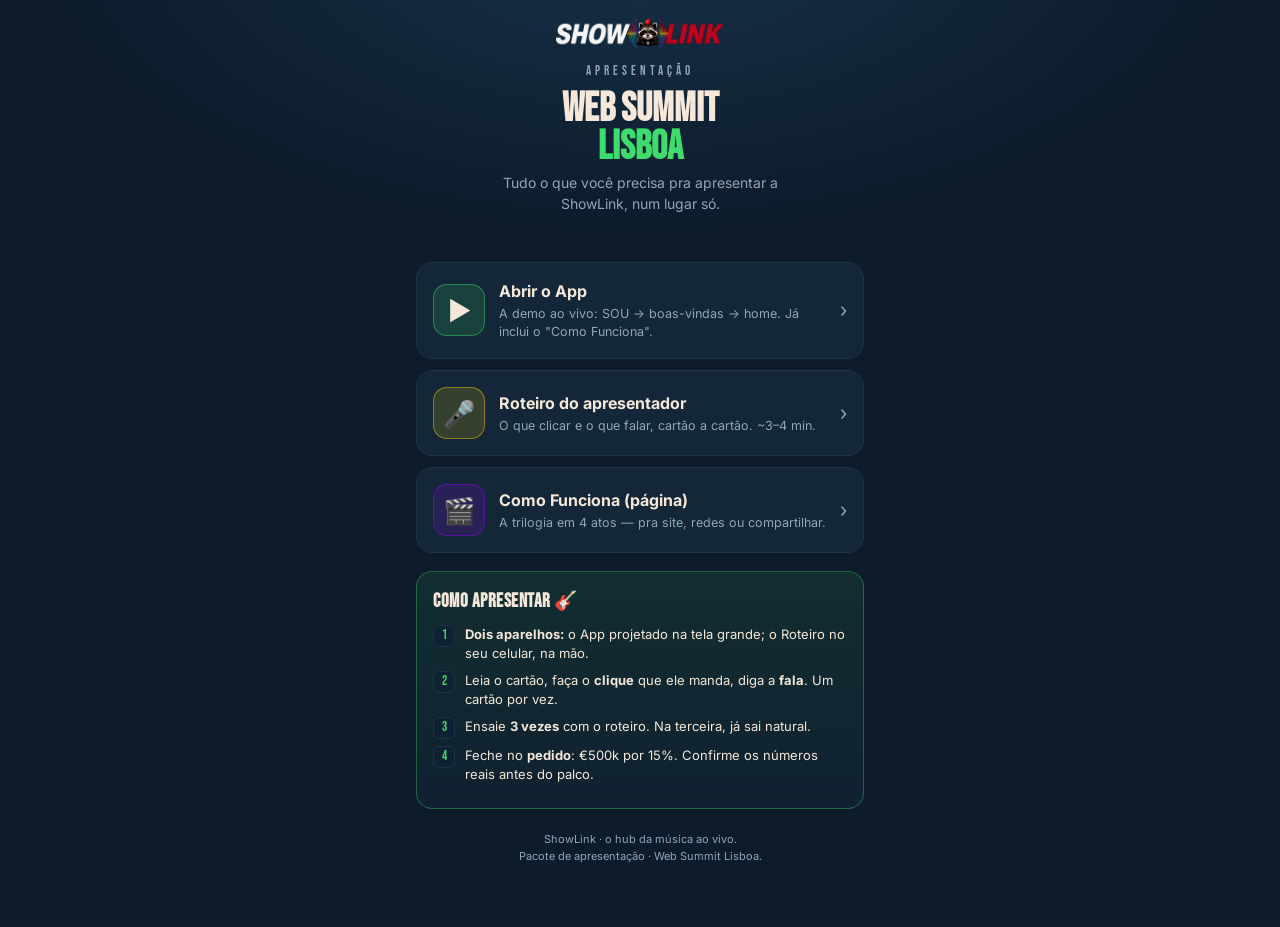
<file: index-nav.html>
<!DOCTYPE html>
<html lang="pt-BR">
<head>
<meta charset="UTF-8">
<meta name="viewport" content="width=device-width, initial-scale=1.0">
<title>ShowLink · Apresentação</title>
<link rel="preconnect" href="https://fonts.googleapis.com">
<link rel="preconnect" href="https://fonts.gstatic.com" crossorigin>
<link href="https://fonts.googleapis.com/css2?family=Bebas+Neue&family=Inter:wght@400;500;600;700;800&display=swap" rel="stylesheet">
<style>
  :root{--navy:#0D1B2A;--card:#132738;--card2:#0f2233;--bege:#F5E8DA;--muted:#8fa6bb;--ring:#1d3346;
    --red:#E50914;--orange:#FF8A00;--yellow:#FFD100;--green:#3EDC6C;--blue:#00B7FF;--purple:#9B00FF}
  *{box-sizing:border-box}html,body{margin:0}
  body{background:radial-gradient(1100px 560px at 50% -8%,#16324a,var(--navy) 55%) fixed,var(--navy);
    color:var(--bege);font-family:'Inter',system-ui,sans-serif;-webkit-font-smoothing:antialiased;line-height:1.5}
  .wrap{max-width:480px;margin:0 auto;padding:0 16px 50px}
  .top{display:flex;justify-content:center;padding:18px 4px 6px}
  .hero{text-align:center;padding:8px 4px 6px}
  .eyebrow{font-family:'Bebas Neue';letter-spacing:4px;color:var(--muted);font-size:13px}
  h1{font-family:'Bebas Neue';font-size:40px;line-height:.95;margin:8px 0 6px}
  h1 span{color:var(--green)}
  .hero p{color:var(--muted);font-size:14px;max-width:320px;margin:0 auto}
  .eqbar{display:flex;gap:3px;height:6px;margin:18px 0;align-items:flex-end}
  .eqbar i{flex:1;border-radius:2px}
  .eqbar i:nth-child(1){background:var(--red)}.eqbar i:nth-child(2){background:var(--orange)}
  .eqbar i:nth-child(3){background:var(--yellow)}.eqbar i:nth-child(4){background:var(--green)}
  .eqbar i:nth-child(5){background:var(--blue)}.eqbar i:nth-child(6){background:var(--purple)}

  a.item{display:flex;align-items:center;gap:14px;background:var(--card);border:1px solid var(--ring);border-radius:16px;
    padding:16px;margin-bottom:11px;text-decoration:none;color:var(--bege)}
  a.item:active{transform:scale(.99)}
  .ic{width:52px;height:52px;flex:0 0 auto;border-radius:14px;display:flex;align-items:center;justify-content:center;font-size:26px;
    background:color-mix(in srgb,var(--green) 15%,transparent);border:1px solid color-mix(in srgb,var(--green) 45%,transparent)}
  .item.a2 .ic{background:color-mix(in srgb,var(--yellow) 15%,transparent);border-color:color-mix(in srgb,var(--yellow) 45%,transparent)}
  .item.a3 .ic{background:color-mix(in srgb,var(--purple) 15%,transparent);border-color:color-mix(in srgb,var(--purple) 45%,transparent)}
  .it h3{margin:0;font-size:16px}.it p{margin:2px 0 0;font-size:12.5px;color:var(--muted)}
  .arw{margin-left:auto;color:var(--muted);font-size:20px}

  .guide{background:linear-gradient(180deg,rgba(62,220,108,.1),rgba(19,39,56,.5));border:1px solid rgba(62,220,108,.35);
    border-radius:16px;padding:16px;margin-top:18px}
  .guide h3{font-family:'Bebas Neue';font-size:19px;margin:0 0 8px;letter-spacing:.5px}
  .guide .s{display:flex;gap:10px;align-items:flex-start;font-size:13px;color:var(--bege);margin-bottom:7px}
  .guide .n{width:22px;height:22px;flex:0 0 auto;border-radius:6px;background:var(--card2);border:1px solid var(--ring);
    display:flex;align-items:center;justify-content:center;font-family:'Bebas Neue';font-size:13px;color:var(--green)}
  .guide .s b{color:var(--bege)}
  .foot{color:var(--muted);font-size:11px;text-align:center;margin-top:22px;line-height:1.6}
</style>
</head>
<body>
<div class="wrap">
  <div class="top"><img src="[data-uri]" alt="ShowLink" style="height:30px;width:auto;display:block"></div>
  <div class="hero">
    <div class="eyebrow">APRESENTAÇÃO</div>
    <h1>Web Summit<br><span>Lisboa</span></h1>
    <p>Tudo o que você precisa pra apresentar a ShowLink, num lugar só.</p>
  </div>

  <div class="eqbar"><i></i><i></i><i></i><i></i><i></i><i></i></div>

  <a class="item a1" href="showlink-app.html">
    <div class="ic">▶</div>
    <div class="it"><h3>Abrir o App</h3><p>A demo ao vivo: SOU → boas-vindas → home. Já inclui o "Como Funciona".</p></div>
    <div class="arw">›</div>
  </a>
  <a class="item a2" href="showlink-roteiro-websummit.html">
    <div class="ic">🎤</div>
    <div class="it"><h3>Roteiro do apresentador</h3><p>O que clicar e o que falar, cartão a cartão. ~3–4 min.</p></div>
    <div class="arw">›</div>
  </a>
  <a class="item a3" href="showlink-como-funciona.html">
    <div class="ic">🎬</div>
    <div class="it"><h3>Como Funciona (página)</h3><p>A trilogia em 4 atos — pra site, redes ou compartilhar.</p></div>
    <div class="arw">›</div>
  </a>

  <div class="guide">
    <h3>Como apresentar 🎸</h3>
    <div class="s"><span class="n">1</span><div><b>Dois aparelhos:</b> o App projetado na tela grande; o Roteiro no seu celular, na mão.</div></div>
    <div class="s"><span class="n">2</span><div>Leia o cartão, faça o <b>clique</b> que ele manda, diga a <b>fala</b>. Um cartão por vez.</div></div>
    <div class="s"><span class="n">3</span><div>Ensaie <b>3 vezes</b> com o roteiro. Na terceira, já sai natural.</div></div>
    <div class="s"><span class="n">4</span><div>Feche no <b>pedido</b>: €500k por 15%. Confirme os números reais antes do palco.</div></div>
  </div>

  <p class="foot">ShowLink · o hub da música ao vivo.<br>Pacote de apresentação · Web Summit Lisboa.</p>
</div>
</body>
</html>
</file>
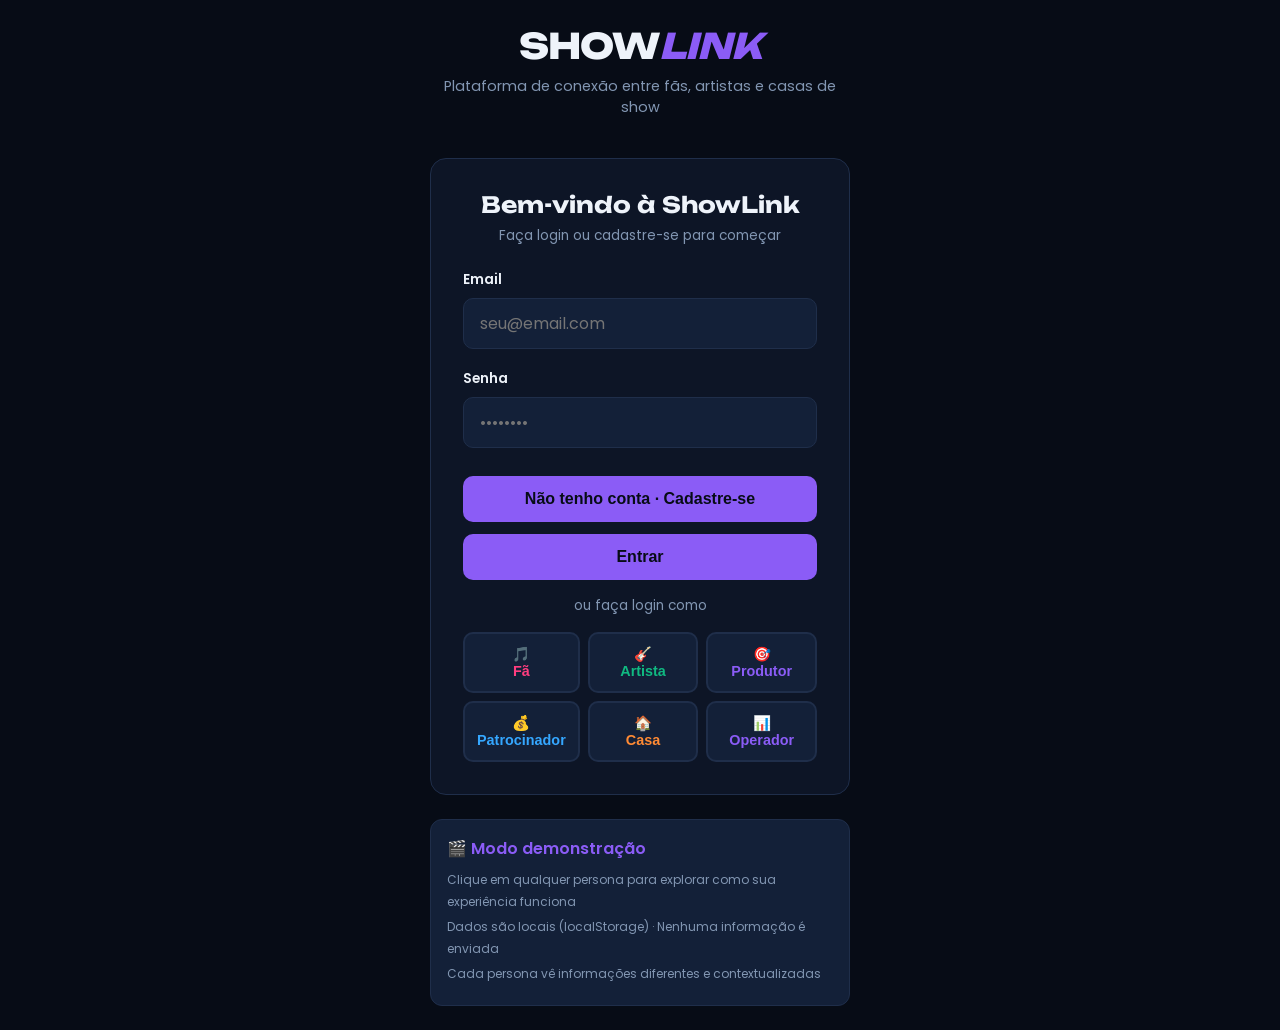
<file: modo-artista.html>
<!DOCTYPE html>
<html lang="pt-BR">
<head>
<meta charset="UTF-8">
<meta name="viewport" content="width=device-width, initial-scale=1.0">
<title>ShowLink · Modo Artista — sua demanda é visível agora</title>
<link rel="preconnect" href="https://fonts.googleapis.com">
<link rel="preconnect" href="https://fonts.gstatic.com" crossorigin>
<link href="https://fonts.googleapis.com/css2?family=Unbounded:wght@400;600;800&family=Poppins:wght@400;500;600;700&family=JetBrains+Mono:wght@400;700&display=swap" rel="stylesheet">
<link rel="stylesheet" href="css/base.css">
<link rel="stylesheet" href="css/home.css">
<script src="js/auth-check.js"></script>
</head>
<body>

<header>
  <div class="hwrap">
    <a href="app.html" class="logo">SHOW<em>LINK</em></a>
    <nav>
      <span class="mode">ARTISTA</span>
    </nav>
    <div style="flex:1"></div>
    <button class="hcta" onclick="window.showlink?.logout?.()">Sair</button>
  </div>
</header>

<section class="hero" style="--tone:var(--artista)">
  <div>
    <div class="eyebrow">SUA DEMANDA É VISÍVEL AGORA</div>
    <h1>Quantas cidades estão pedindo você? <em>ShowLink mostra em tempo real.</em></h1>
    <p class="lede">Abra uma campanha de pré-venda. Fãs de múltiplas cidades pré-compram. Primeira cidade a validar = sábado. Segunda = sexta. Você sai de shows isolados pra uma turnê montada, sem risco.</p>
    <div class="herobtns">
      <button class="btn" onclick="window.location.href='hall-shows.html'">Ver campanhas ativas</button>
      <button class="btn ghost" onclick="window.location.href='hall-shows.html'">Iniciar nova campanha</button>
    </div>
  </div>
  <figure class="herovid">
    <video id="herovideo" src="videos/06_artista_estado.mp4" poster="videos/06_artista_estado_poster.jpg" loop playsinline preload="metadata"></video>
    <div class="playwrap" id="playwrap" onclick="playHero()">
      <button class="playbtn" aria-label="Assistir ao vídeo de apresentação">▶</button>
      <span class="playtag">SEU FLUXO · 2 MIN · COM SOM</span>
    </div>
  </figure>
</section>

<section class="chapters" id="fluxo">
  <h2 class="secttl">Como você faz uma banda tocar perto</h2>
  <p class="secsub">Seis passos. Cada um tem o vídeo + contexto. Assista na ordem ou pule para a que te interessa.</p>

  <article class="chapter" style="--tone:var(--artista)">
    <figure class="chvid">
      <video src="videos/02_fa_votacao.mp4" poster="videos/02_fa_votacao_poster.jpg" muted loop playsinline preload="metadata"></video>
      <figcaption>PASSO 01 · 12s</figcaption>
    </figure>
    <div>
      <div class="chnum">PASSO 01 — VOCÊ SEGUE A BANDA</div>
      <h3>Adicione até 5 bandas que você quer ver perto.</h3>
      <p>Toda semana a ShowLink te mostra onde sua banda está pedida. Quanto mais perto, mais alta aparece. Você segue quantas quiser e avisa a gente qual é a próxima que você quer ver.</p>
      <div class="flow">
        <span class="hot">SEGUINDO</span><span>CAMPANHA ABRIU</span><span>VALIDANDO</span><span>CONFIRMADO</span><span>REALIZADO</span>
      </div>
      <div class="tags"><span>Até 5 bandas seguidas</span><span>Notificação quando abrir</span><span>Ranking de cidades</span></div>
    </div>
  </article>

  <article class="chapter" style="--tone:var(--artista)">
    <figure class="chvid">
      <video src="videos/03_fa_campanha_pix.mp4" poster="videos/03_fa_campanha_pix_poster.jpg" muted loop playsinline preload="metadata"></video>
      <figcaption>PASSO 02 · 12s</figcaption>
    </figure>
    <div>
      <div class="chnum">PASSO 02 — A CAMPANHA ABRE PERTO</div>
      <h3>Sua banda abriu pré-venda na sua cidade. Pré-compra agora.</h3>
      <p>Plutão (ou a banda que você segue) abriu campanha em Cascavel, Toledo e Foz. Você pré-compra em Cascavel por Pix — sem cobrar nada agora. Só vai cobrar se atingir 400 ingressos (show confirmado).</p>
      <div class="flow">
        <span>SEGUINDO</span><span class="hot">CAMPANHA ABRIU</span><span>VALIDANDO</span><span>CONFIRMADO</span><span>REALIZADO</span>
      </div>
      <div class="gauge" data-fill="97">
        <div class="lbl"><span>PLUTÃO · CASCAVEL</span><b>389 / 400</b></div>
        <div class="track"><i></i></div>
      </div>
      <div class="tags"><span>Pré-ingresso (sem cobrança)</span><span>Só paga se validar</span><span>389/400 — faltam 11!</span></div>
    </div>
  </article>

  <article class="chapter" style="--tone:var(--artista)">
    <figure class="chvid">
      <video src="videos/02_fa_votacao.mp4" poster="videos/02_fa_votacao_poster.jpg" muted loop playsinline preload="metadata"></video>
      <figcaption>PASSO 03 · 18s</figcaption>
    </figure>
    <div>
      <div class="chnum">PASSO 03 — ACOMPANHE O PROGRESSO</div>
      <h3>Faltam 11 ingressos. Compartilha com a galera.</h3>
      <p>Você vê em tempo real quantos mais faltam. Se chegar a 400, o show é confirmado. A gente te avisa. Enquanto isso, convida seus amigos pra pré-comprar junto e validar o show mais rápido.</p>
      <div class="flow">
        <span>SEGUINDO</span><span>CAMPANHA ABRIU</span><span class="hot">VALIDANDO</span><span>CONFIRMADO</span><span>REALIZADO</span>
      </div>
      <div class="gauge" data-fill="97">
        <div class="lbl"><span>PLUTÃO · CASCAVEL</span><b>389 / 400</b></div>
        <div class="track"><i></i></div>
      </div>
      <div class="tags"><span>Progress em tempo real</span><span>Compartilha no WhatsApp</span><span>Convida amigos</span></div>
    </div>
  </article>

  <article class="chapter" style="--tone:var(--artista)">
    <figure class="chvid">
      <video src="videos/06_artista_estado.mp4" poster="videos/06_artista_estado_poster.jpg" muted loop playsinline preload="metadata"></video>
      <figcaption>PASSO 04 · 16s</figcaption>
    </figure>
    <div>
      <div class="chnum">PASSO 04 — SHOW CONFIRMADO!</div>
      <h3>Atingiu 400. O show é seu. Sábado, 20h, no Hooligans.</h3>
      <p>A primeira cidade a validar ganha a melhor noite (sábado). Você é cobrado agora — o ingresso é seu, e a gente confirma a data com a casa. O show foi validado. Você fez isso.</p>
      <div class="flow">
        <span>SEGUINDO</span><span>CAMPANHA ABRIU</span><span>VALIDANDO</span><span class="hot">CONFIRMADO</span><span>REALIZADO</span>
      </div>
      <div class="days">
        <div><span>Plutão · Cascavel · sábado</span><b>20H · INGRESSO SEU</b></div>
      </div>
      <div class="tags"><span>Cobrança automática</span><span>Ingresso digital</span><span>Seu nome na lista</span></div>
    </div>
  </article>

  <article class="chapter" style="--tone:var(--artista)">
    <figure class="chvid">
      <video src="videos/07_transmissao.mp4" poster="videos/07_transmissao_poster.jpg" muted loop playsinline preload="metadata"></video>
      <figcaption>PASSO 05 · 20s</figcaption>
    </figure>
    <div>
      <div class="chnum">PASSO 05 — O SHOW ACONTECE</div>
      <h3>Você estava aqui. A transmissão registra você.</h3>
      <p>A ShowLink transmite ao vivo (pra quem não conseguiu ir). Você que validou aparece nos créditos como Fundador. Quantos shows você já validou? Sua lista de créditos cresce — é seu histórico de fã.</p>
      <div class="flow">
        <span>SEGUINDO</span><span>CAMPANHA ABRIU</span><span>VALIDANDO</span><span>CONFIRMADO</span><span class="hot">REALIZADO</span>
      </div>
      <div class="tags"><span>Transmissão ao vivo</span><span>Você aparece nos créditos</span><span>Histórico público</span></div>
    </div>
  </article>

  <article class="chapter" style="--tone:var(--artista)">
    <figure class="chvid">
      <video src="videos/04_fa_palco.mp4" poster="videos/04_fa_palco_poster.jpg" muted loop playsinline preload="metadata"></video>
      <figcaption>PASSO 06 · 4s</figcaption>
    </figure>
    <div>
      <div class="chnum">PASSO 06 — O PALCO É SEU</div>
      <h3>De espectador, você virou a estrela principal.</h3>
      <p>O show que você trouxe fica no seu nome. Fundador daquela campanha, com prioridade na fila, camarote e foto com a banda quando ela chegar na sua cidade. Quem puxou o show entra por outra porta.</p>
      <div class="gauge" data-fill="100">
        <div class="lbl"><span>VOCÊ É FUNDADOR</span><b>100%</b></div>
        <div class="track"><i></i></div>
      </div>
      <div class="tags"><span>Selo de fundador</span><span>Camarote</span><span>Foto com a banda</span></div>
    </div>
  </article>

</section>

<script>
function playHero(){
  const vid=document.getElementById('herovideo');
  const wrap=document.getElementById('playwrap');
  vid.play();
  wrap.style.display='none';
}
</script>

</body>
</html>
</file>
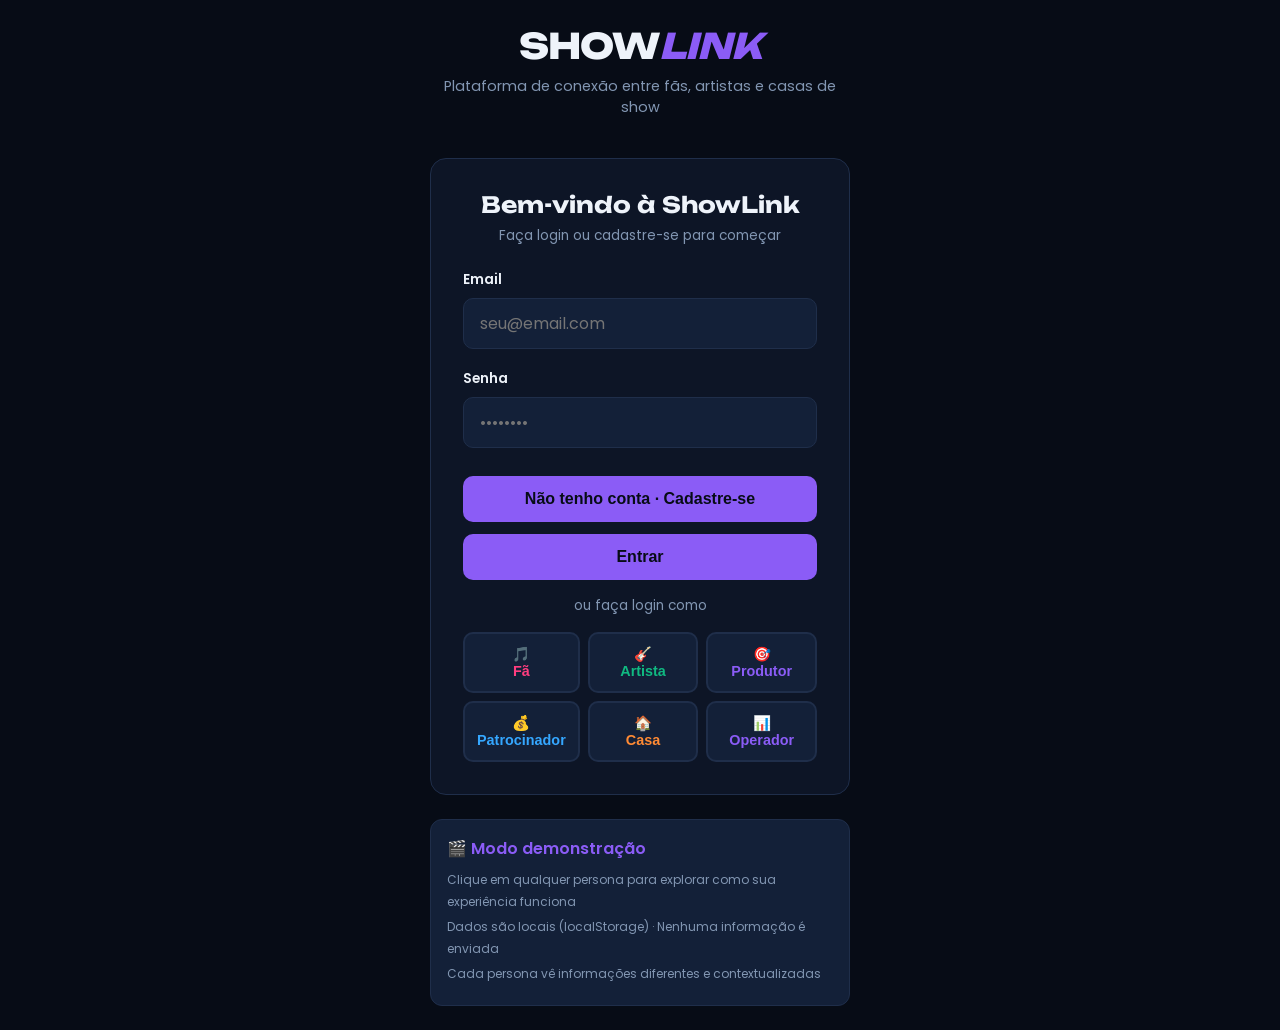
<file: modo-fa.html>
<!DOCTYPE html>
<html lang="pt-BR">
<head>
<meta charset="UTF-8">
<meta name="viewport" content="width=device-width, initial-scale=1.0">
<title>ShowLink · Modo Fã — você é quem faz o show acontecer</title>
<link rel="preconnect" href="https://fonts.googleapis.com">
<link rel="preconnect" href="https://fonts.gstatic.com" crossorigin>
<link href="https://fonts.googleapis.com/css2?family=Unbounded:wght@400;600;800&family=Poppins:wght@400;500;600;700&family=JetBrains+Mono:wght@400;700&display=swap" rel="stylesheet">
<link rel="stylesheet" href="css/base.css">
<link rel="stylesheet" href="css/home.css">
<script src="js/auth-check.js"></script>
</head>
<body>

<header>
  <div class="hwrap">
    <a href="app.html" class="logo">SHOW<em>LINK</em></a>
    <nav>
      <span class="mode">FÃ</span>
    </nav>
    <div style="flex:1"></div>
    <button class="hcta" onclick="window.showlink?.logout?.()">Sair</button>
  </div>
</header>

<section class="hero" style="--tone:var(--fa)">
  <div>
    <div class="eyebrow">VOCÊ É QUEM FAZ O SHOW ACONTECER</div>
    <h1>Toda banda que você quer está aqui. <em>É você quem valida.</em></h1>
    <p class="lede">Segue até 5 bandas. Quando elas abrem campanha perto de você, você pré-compra. Primeira cidade a atingir 400 pré-ingressos = show confirmado no sábado. Você só é cobrado se o show acontecer.</p>
    <div class="herobtns">
      <button class="btn" onclick="window.location.href='hall-shows.html'">Ver campanhas perto de mim</button>
      <button class="btn ghost" onclick="window.location.href='hall-shows.html'">Meu calendário</button>
    </div>
  </div>
  <figure class="herovid">
    <video id="herovideo" src="videos/02_fa_votacao.mp4" poster="videos/02_fa_votacao_poster.jpg" loop playsinline preload="metadata"></video>
    <div class="playwrap" id="playwrap" onclick="playHero()">
      <button class="playbtn" aria-label="Assistir ao vídeo de apresentação">▶</button>
      <span class="playtag">SEU FLUXO · 2 MIN · COM SOM</span>
    </div>
  </figure>
</section>

<section class="chapters" id="fluxo">
  <h2 class="secttl">Como você faz uma banda tocar perto</h2>
  <p class="secsub">Seis passos. Cada um tem o vídeo + contexto. Assista na ordem ou pule para a que te interessa.</p>

  <article class="chapter" style="--tone:var(--fa)">
    <figure class="chvid">
      <video src="videos/02_fa_votacao.mp4" poster="videos/02_fa_votacao_poster.jpg" muted loop playsinline preload="metadata"></video>
      <figcaption>PASSO 01 · 12s</figcaption>
    </figure>
    <div>
      <div class="chnum">PASSO 01 — VOCÊ SEGUE A BANDA</div>
      <h3>Adicione até 5 bandas que você quer ver perto.</h3>
      <p>Toda semana a ShowLink te mostra onde sua banda está pedida. Quanto mais perto, mais alta aparece. Você segue quantas quiser e avisa a gente qual é a próxima que você quer ver.</p>
      <div class="flow">
        <span class="hot">SEGUINDO</span><span>CAMPANHA ABRIU</span><span>VALIDANDO</span><span>CONFIRMADO</span><span>REALIZADO</span>
      </div>
      <div class="tags"><span>Até 5 bandas seguidas</span><span>Notificação quando abrir</span><span>Ranking de cidades</span></div>
    </div>
  </article>

  <article class="chapter" style="--tone:var(--fa)">
    <figure class="chvid">
      <video src="videos/03_fa_campanha_pix.mp4" poster="videos/03_fa_campanha_pix_poster.jpg" muted loop playsinline preload="metadata"></video>
      <figcaption>PASSO 02 · 12s</figcaption>
    </figure>
    <div>
      <div class="chnum">PASSO 02 — A CAMPANHA ABRE PERTO</div>
      <h3>Sua banda abriu pré-venda na sua cidade. Pré-compra agora.</h3>
      <p>Plutão (ou a banda que você segue) abriu campanha em Cascavel, Toledo e Foz. Você pré-compra em Cascavel por Pix — sem cobrar nada agora. Só vai cobrar se atingir 400 ingressos (show confirmado).</p>
      <div class="flow">
        <span>SEGUINDO</span><span class="hot">CAMPANHA ABRIU</span><span>VALIDANDO</span><span>CONFIRMADO</span><span>REALIZADO</span>
      </div>
      <div class="gauge" data-fill="97">
        <div class="lbl"><span>PLUTÃO · CASCAVEL</span><b>389 / 400</b></div>
        <div class="track"><i></i></div>
      </div>
      <div class="tags"><span>Pré-ingresso (sem cobrança)</span><span>Só paga se validar</span><span>389/400 — faltam 11!</span></div>
    </div>
  </article>

  <article class="chapter" style="--tone:var(--fa)">
    <figure class="chvid">
      <video src="videos/02_fa_votacao.mp4" poster="videos/02_fa_votacao_poster.jpg" muted loop playsinline preload="metadata"></video>
      <figcaption>PASSO 03 · 18s</figcaption>
    </figure>
    <div>
      <div class="chnum">PASSO 03 — ACOMPANHE O PROGRESSO</div>
      <h3>Faltam 11 ingressos. Compartilha com a galera.</h3>
      <p>Você vê em tempo real quantos mais faltam. Se chegar a 400, o show é confirmado. A gente te avisa. Enquanto isso, convida seus amigos pra pré-comprar junto e validar o show mais rápido.</p>
      <div class="flow">
        <span>SEGUINDO</span><span>CAMPANHA ABRIU</span><span class="hot">VALIDANDO</span><span>CONFIRMADO</span><span>REALIZADO</span>
      </div>
      <div class="gauge" data-fill="97">
        <div class="lbl"><span>PLUTÃO · CASCAVEL</span><b>389 / 400</b></div>
        <div class="track"><i></i></div>
      </div>
      <div class="tags"><span>Progress em tempo real</span><span>Compartilha no WhatsApp</span><span>Convida amigos</span></div>
    </div>
  </article>

  <article class="chapter" style="--tone:var(--fa)">
    <figure class="chvid">
      <video src="videos/06_artista_estado.mp4" poster="videos/06_artista_estado_poster.jpg" muted loop playsinline preload="metadata"></video>
      <figcaption>PASSO 04 · 16s</figcaption>
    </figure>
    <div>
      <div class="chnum">PASSO 04 — SHOW CONFIRMADO!</div>
      <h3>Atingiu 400. O show é seu. Sábado, 20h, no Hooligans.</h3>
      <p>A primeira cidade a validar ganha a melhor noite (sábado). Você é cobrado agora — o ingresso é seu, e a gente confirma a data com a casa. O show foi validado. Você fez isso.</p>
      <div class="flow">
        <span>SEGUINDO</span><span>CAMPANHA ABRIU</span><span>VALIDANDO</span><span class="hot">CONFIRMADO</span><span>REALIZADO</span>
      </div>
      <div class="days">
        <div><span>Plutão · Cascavel · sábado</span><b>20H · INGRESSO SEU</b></div>
      </div>
      <div class="tags"><span>Cobrança automática</span><span>Ingresso digital</span><span>Seu nome na lista</span></div>
    </div>
  </article>

  <article class="chapter" style="--tone:var(--fa)">
    <figure class="chvid">
      <video src="videos/07_transmissao.mp4" poster="videos/07_transmissao_poster.jpg" muted loop playsinline preload="metadata"></video>
      <figcaption>PASSO 05 · 20s</figcaption>
    </figure>
    <div>
      <div class="chnum">PASSO 05 — O SHOW ACONTECE</div>
      <h3>Você estava aqui. A transmissão registra você.</h3>
      <p>A ShowLink transmite ao vivo (pra quem não conseguiu ir). Você que validou aparece nos créditos como Fundador. Quantos shows você já validou? Sua lista de créditos cresce — é seu histórico de fã.</p>
      <div class="flow">
        <span>SEGUINDO</span><span>CAMPANHA ABRIU</span><span>VALIDANDO</span><span>CONFIRMADO</span><span class="hot">REALIZADO</span>
      </div>
      <div class="tags"><span>Transmissão ao vivo</span><span>Você aparece nos créditos</span><span>Histórico público</span></div>
    </div>
  </article>

  <article class="chapter" style="--tone:var(--fa)">
    <figure class="chvid">
      <video src="videos/04_fa_palco.mp4" poster="videos/04_fa_palco_poster.jpg" muted loop playsinline preload="metadata"></video>
      <figcaption>PASSO 06 · 4s</figcaption>
    </figure>
    <div>
      <div class="chnum">PASSO 06 — O PALCO É SEU</div>
      <h3>De espectador, você virou a estrela principal.</h3>
      <p>O show que você trouxe fica no seu nome. Fundador daquela campanha, com prioridade na fila, camarote e foto com a banda quando ela chegar na sua cidade. Quem puxou o show entra por outra porta.</p>
      <div class="gauge" data-fill="100">
        <div class="lbl"><span>VOCÊ É FUNDADOR</span><b>100%</b></div>
        <div class="track"><i></i></div>
      </div>
      <div class="tags"><span>Selo de fundador</span><span>Camarote</span><span>Foto com a banda</span></div>
    </div>
  </article>

</section>

<script>
function playHero(){
  const vid=document.getElementById('herovideo');
  const wrap=document.getElementById('playwrap');
  vid.play();
  wrap.style.display='none';
}
</script>

</body>
</html>
</file>
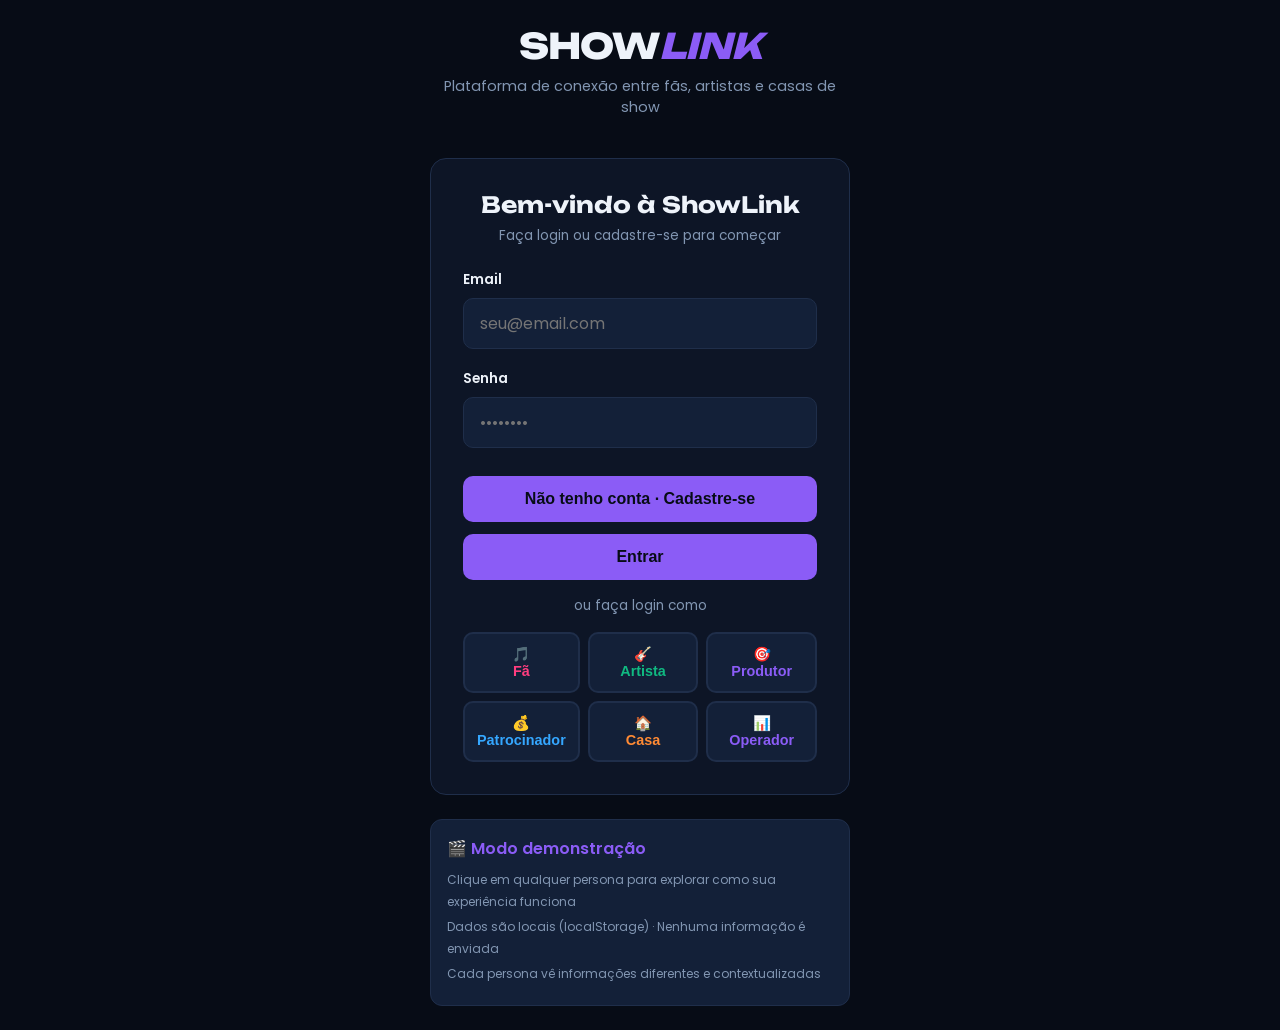
<file: modo-patrocinador.html>
<!DOCTYPE html>
<html lang="pt-BR">
<head>
<meta charset="UTF-8">
<meta name="viewport" content="width=device-width, initial-scale=1.0">
<title>ShowLink · Modo Patrocinador — cota de marca em shows</title>
<link rel="preconnect" href="https://fonts.googleapis.com">
<link rel="preconnect" href="https://fonts.gstatic.com" crossorigin>
<link href="https://fonts.googleapis.com/css2?family=Unbounded:wght@400;600;800&family=Poppins:wght@400;500;600;700&family=JetBrains+Mono:wght@400;700&display=swap" rel="stylesheet">
<link rel="stylesheet" href="css/base.css">
<link rel="stylesheet" href="css/home.css">
<script src="js/auth-check.js"></script>
</head>
<body>

<header>
  <div class="hwrap">
    <a href="app.html" class="logo">SHOW<em>LINK</em></a>
    <nav>
      <span class="mode">PATROCINADOR</span>
    </nav>
    <div style="flex:1"></div>
    <button class="hcta" onclick="window.showlink?.logout?.()">Sair</button>
  </div>
</header>

<section class="hero" style="--tone:var(--patro)">
  <div>
    <div class="eyebrow">SINALIZE SUA MARCA</div>
    <h1>Descubra artistas que combinam com você. <em>Apareça nos shows deles.</em></h1>
    <p class="lede">Veja campanhas em andamento, descubra match % com sua marca, sinalize cota pré-show. Seu logo aparece, sua audiência entra, ROI medido.</p>
    <div class="herobtns">
      <button class="btn" onclick="window.location.href='hall-shows.html'">Descobrir artistas</button>
      <button class="btn ghost" onclick="window.location.href='hall-shows.html'">Minhas sinalizações</button>
    </div>
  </div>
  <figure class="herovid">
    <video id="herovideo" src="videos/07_transmissao.mp4" poster="videos/07_transmissao_poster.jpg" loop playsinline preload="metadata"></video>
    <div class="playwrap" id="playwrap" onclick="playHero()">
      <button class="playbtn" aria-label="Assistir ao vídeo de apresentação">▶</button>
      <span class="playtag">SEU FLUXO · 2 MIN · COM SOM</span>
    </div>
  </figure>
</section>

<section class="chapters" id="fluxo">
  <h2 class="secttl">Como você faz uma banda tocar perto</h2>
  <p class="secsub">Seis passos. Cada um tem o vídeo + contexto. Assista na ordem ou pule para a que te interessa.</p>

  <article class="chapter" style="--tone:var(--patro)">
    <figure class="chvid">
      <video src="videos/02_fa_votacao.mp4" poster="videos/02_fa_votacao_poster.jpg" muted loop playsinline preload="metadata"></video>
      <figcaption>PASSO 01 · 12s</figcaption>
    </figure>
    <div>
      <div class="chnum">PASSO 01 — VOCÊ SEGUE A BANDA</div>
      <h3>Adicione até 5 bandas que você quer ver perto.</h3>
      <p>Toda semana a ShowLink te mostra onde sua banda está pedida. Quanto mais perto, mais alta aparece. Você segue quantas quiser e avisa a gente qual é a próxima que você quer ver.</p>
      <div class="flow">
        <span class="hot">SEGUINDO</span><span>CAMPANHA ABRIU</span><span>VALIDANDO</span><span>CONFIRMADO</span><span>REALIZADO</span>
      </div>
      <div class="tags"><span>Até 5 bandas seguidas</span><span>Notificação quando abrir</span><span>Ranking de cidades</span></div>
    </div>
  </article>

  <article class="chapter" style="--tone:var(--patro)">
    <figure class="chvid">
      <video src="videos/03_fa_campanha_pix.mp4" poster="videos/03_fa_campanha_pix_poster.jpg" muted loop playsinline preload="metadata"></video>
      <figcaption>PASSO 02 · 12s</figcaption>
    </figure>
    <div>
      <div class="chnum">PASSO 02 — A CAMPANHA ABRE PERTO</div>
      <h3>Sua banda abriu pré-venda na sua cidade. Pré-compra agora.</h3>
      <p>Plutão (ou a banda que você segue) abriu campanha em Cascavel, Toledo e Foz. Você pré-compra em Cascavel por Pix — sem cobrar nada agora. Só vai cobrar se atingir 400 ingressos (show confirmado).</p>
      <div class="flow">
        <span>SEGUINDO</span><span class="hot">CAMPANHA ABRIU</span><span>VALIDANDO</span><span>CONFIRMADO</span><span>REALIZADO</span>
      </div>
      <div class="gauge" data-fill="97">
        <div class="lbl"><span>PLUTÃO · CASCAVEL</span><b>389 / 400</b></div>
        <div class="track"><i></i></div>
      </div>
      <div class="tags"><span>Pré-ingresso (sem cobrança)</span><span>Só paga se validar</span><span>389/400 — faltam 11!</span></div>
    </div>
  </article>

  <article class="chapter" style="--tone:var(--patro)">
    <figure class="chvid">
      <video src="videos/02_fa_votacao.mp4" poster="videos/02_fa_votacao_poster.jpg" muted loop playsinline preload="metadata"></video>
      <figcaption>PASSO 03 · 18s</figcaption>
    </figure>
    <div>
      <div class="chnum">PASSO 03 — ACOMPANHE O PROGRESSO</div>
      <h3>Faltam 11 ingressos. Compartilha com a galera.</h3>
      <p>Você vê em tempo real quantos mais faltam. Se chegar a 400, o show é confirmado. A gente te avisa. Enquanto isso, convida seus amigos pra pré-comprar junto e validar o show mais rápido.</p>
      <div class="flow">
        <span>SEGUINDO</span><span>CAMPANHA ABRIU</span><span class="hot">VALIDANDO</span><span>CONFIRMADO</span><span>REALIZADO</span>
      </div>
      <div class="gauge" data-fill="97">
        <div class="lbl"><span>PLUTÃO · CASCAVEL</span><b>389 / 400</b></div>
        <div class="track"><i></i></div>
      </div>
      <div class="tags"><span>Progress em tempo real</span><span>Compartilha no WhatsApp</span><span>Convida amigos</span></div>
    </div>
  </article>

  <article class="chapter" style="--tone:var(--patro)">
    <figure class="chvid">
      <video src="videos/06_artista_estado.mp4" poster="videos/06_artista_estado_poster.jpg" muted loop playsinline preload="metadata"></video>
      <figcaption>PASSO 04 · 16s</figcaption>
    </figure>
    <div>
      <div class="chnum">PASSO 04 — SHOW CONFIRMADO!</div>
      <h3>Atingiu 400. O show é seu. Sábado, 20h, no Hooligans.</h3>
      <p>A primeira cidade a validar ganha a melhor noite (sábado). Você é cobrado agora — o ingresso é seu, e a gente confirma a data com a casa. O show foi validado. Você fez isso.</p>
      <div class="flow">
        <span>SEGUINDO</span><span>CAMPANHA ABRIU</span><span>VALIDANDO</span><span class="hot">CONFIRMADO</span><span>REALIZADO</span>
      </div>
      <div class="days">
        <div><span>Plutão · Cascavel · sábado</span><b>20H · INGRESSO SEU</b></div>
      </div>
      <div class="tags"><span>Cobrança automática</span><span>Ingresso digital</span><span>Seu nome na lista</span></div>
    </div>
  </article>

  <article class="chapter" style="--tone:var(--patro)">
    <figure class="chvid">
      <video src="videos/07_transmissao.mp4" poster="videos/07_transmissao_poster.jpg" muted loop playsinline preload="metadata"></video>
      <figcaption>PASSO 05 · 20s</figcaption>
    </figure>
    <div>
      <div class="chnum">PASSO 05 — O SHOW ACONTECE</div>
      <h3>Você estava aqui. A transmissão registra você.</h3>
      <p>A ShowLink transmite ao vivo (pra quem não conseguiu ir). Você que validou aparece nos créditos como Fundador. Quantos shows você já validou? Sua lista de créditos cresce — é seu histórico de fã.</p>
      <div class="flow">
        <span>SEGUINDO</span><span>CAMPANHA ABRIU</span><span>VALIDANDO</span><span>CONFIRMADO</span><span class="hot">REALIZADO</span>
      </div>
      <div class="tags"><span>Transmissão ao vivo</span><span>Você aparece nos créditos</span><span>Histórico público</span></div>
    </div>
  </article>

  <article class="chapter" style="--tone:var(--patro)">
    <figure class="chvid">
      <video src="videos/04_fa_palco.mp4" poster="videos/04_fa_palco_poster.jpg" muted loop playsinline preload="metadata"></video>
      <figcaption>PASSO 06 · 4s</figcaption>
    </figure>
    <div>
      <div class="chnum">PASSO 06 — O PALCO É SEU</div>
      <h3>De espectador, você virou a estrela principal.</h3>
      <p>O show que você trouxe fica no seu nome. Fundador daquela campanha, com prioridade na fila, camarote e foto com a banda quando ela chegar na sua cidade. Quem puxou o show entra por outra porta.</p>
      <div class="gauge" data-fill="100">
        <div class="lbl"><span>VOCÊ É FUNDADOR</span><b>100%</b></div>
        <div class="track"><i></i></div>
      </div>
      <div class="tags"><span>Selo de fundador</span><span>Camarote</span><span>Foto com a banda</span></div>
    </div>
  </article>

</section>

<script>
function playHero(){
  const vid=document.getElementById('herovideo');
  const wrap=document.getElementById('playwrap');
  vid.play();
  wrap.style.display='none';
}
</script>

</body>
</html>
</file>
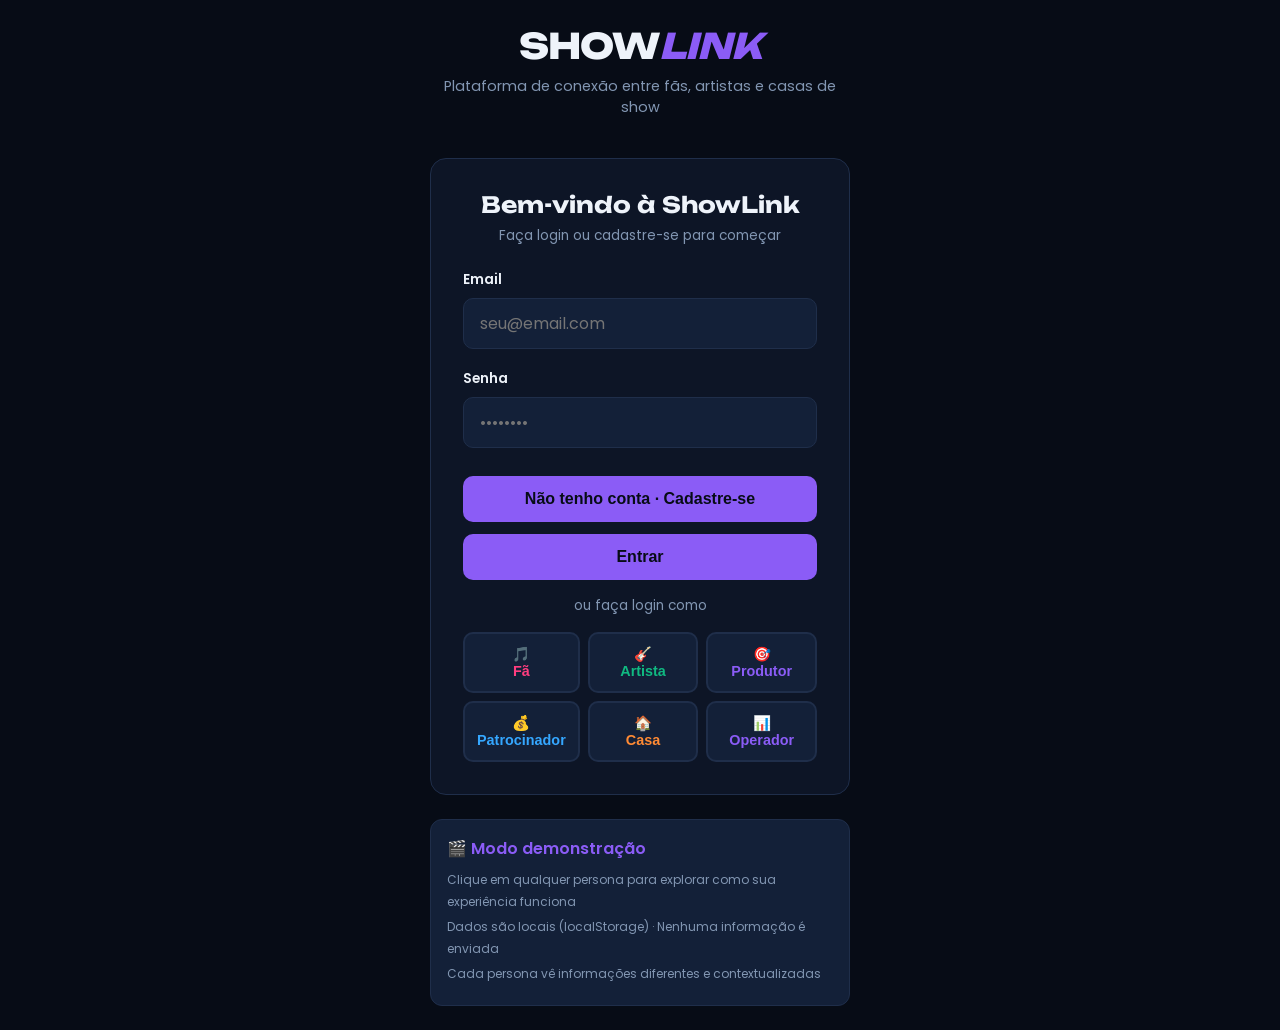
<file: modo-produtor.html>
<!DOCTYPE html>
<html lang="pt-BR">
<head>
<meta charset="UTF-8">
<meta name="viewport" content="width=device-width, initial-scale=1.0">
<title>ShowLink · Modo Produtor — encaixe rotas, monte roteios</title>
<link rel="preconnect" href="https://fonts.googleapis.com">
<link rel="preconnect" href="https://fonts.gstatic.com" crossorigin>
<link href="https://fonts.googleapis.com/css2?family=Unbounded:wght@400;600;800&family=Poppins:wght@400;500;600;700&family=JetBrains+Mono:wght@400;700&display=swap" rel="stylesheet">
<link rel="stylesheet" href="css/base.css">
<link rel="stylesheet" href="css/home.css">
<script src="js/auth-check.js"></script>
</head>
<body>

<header>
  <div class="hwrap">
    <a href="app.html" class="logo">SHOW<em>LINK</em></a>
    <nav>
      <span class="mode">PRODUTOR</span>
    </nav>
    <div style="flex:1"></div>
    <button class="hcta" onclick="window.showlink?.logout?.()">Sair</button>
  </div>
</header>

<section class="hero" style="--tone:var(--produtor)">
  <div>
    <div class="eyebrow">VOCÊ ENCAIXA AS ROTAS</div>
    <h1>Bandas em trânsito espalhadas. <em>Você as organiza em rota.</em></h1>
    <p class="lede">Veja quais bandas estão confirmadas em uma região, identifique as datas livres, e proponha encaixes com outras casas. Rateio de custo, divisão automática, repasse pós-show.</p>
    <div class="herobtns">
      <button class="btn" onclick="window.location.href='hall-shows.html'">Ver bandas em trânsito</button>
      <button class="btn ghost" onclick="window.location.href='hall-shows.html'">Criar novo roteio</button>
    </div>
  </div>
  <figure class="herovid">
    <video id="herovideo" src="videos/06_artista_estado.mp4" poster="videos/06_artista_estado_poster.jpg" loop playsinline preload="metadata"></video>
    <div class="playwrap" id="playwrap" onclick="playHero()">
      <button class="playbtn" aria-label="Assistir ao vídeo de apresentação">▶</button>
      <span class="playtag">SEU FLUXO · 2 MIN · COM SOM</span>
    </div>
  </figure>
</section>

<section class="chapters" id="fluxo">
  <h2 class="secttl">Como você faz uma banda tocar perto</h2>
  <p class="secsub">Seis passos. Cada um tem o vídeo + contexto. Assista na ordem ou pule para a que te interessa.</p>

  <article class="chapter" style="--tone:var(--produtor)">
    <figure class="chvid">
      <video src="videos/02_fa_votacao.mp4" poster="videos/02_fa_votacao_poster.jpg" muted loop playsinline preload="metadata"></video>
      <figcaption>PASSO 01 · 12s</figcaption>
    </figure>
    <div>
      <div class="chnum">PASSO 01 — VOCÊ SEGUE A BANDA</div>
      <h3>Adicione até 5 bandas que você quer ver perto.</h3>
      <p>Toda semana a ShowLink te mostra onde sua banda está pedida. Quanto mais perto, mais alta aparece. Você segue quantas quiser e avisa a gente qual é a próxima que você quer ver.</p>
      <div class="flow">
        <span class="hot">SEGUINDO</span><span>CAMPANHA ABRIU</span><span>VALIDANDO</span><span>CONFIRMADO</span><span>REALIZADO</span>
      </div>
      <div class="tags"><span>Até 5 bandas seguidas</span><span>Notificação quando abrir</span><span>Ranking de cidades</span></div>
    </div>
  </article>

  <article class="chapter" style="--tone:var(--produtor)">
    <figure class="chvid">
      <video src="videos/03_fa_campanha_pix.mp4" poster="videos/03_fa_campanha_pix_poster.jpg" muted loop playsinline preload="metadata"></video>
      <figcaption>PASSO 02 · 12s</figcaption>
    </figure>
    <div>
      <div class="chnum">PASSO 02 — A CAMPANHA ABRE PERTO</div>
      <h3>Sua banda abriu pré-venda na sua cidade. Pré-compra agora.</h3>
      <p>Plutão (ou a banda que você segue) abriu campanha em Cascavel, Toledo e Foz. Você pré-compra em Cascavel por Pix — sem cobrar nada agora. Só vai cobrar se atingir 400 ingressos (show confirmado).</p>
      <div class="flow">
        <span>SEGUINDO</span><span class="hot">CAMPANHA ABRIU</span><span>VALIDANDO</span><span>CONFIRMADO</span><span>REALIZADO</span>
      </div>
      <div class="gauge" data-fill="97">
        <div class="lbl"><span>PLUTÃO · CASCAVEL</span><b>389 / 400</b></div>
        <div class="track"><i></i></div>
      </div>
      <div class="tags"><span>Pré-ingresso (sem cobrança)</span><span>Só paga se validar</span><span>389/400 — faltam 11!</span></div>
    </div>
  </article>

  <article class="chapter" style="--tone:var(--produtor)">
    <figure class="chvid">
      <video src="videos/02_fa_votacao.mp4" poster="videos/02_fa_votacao_poster.jpg" muted loop playsinline preload="metadata"></video>
      <figcaption>PASSO 03 · 18s</figcaption>
    </figure>
    <div>
      <div class="chnum">PASSO 03 — ACOMPANHE O PROGRESSO</div>
      <h3>Faltam 11 ingressos. Compartilha com a galera.</h3>
      <p>Você vê em tempo real quantos mais faltam. Se chegar a 400, o show é confirmado. A gente te avisa. Enquanto isso, convida seus amigos pra pré-comprar junto e validar o show mais rápido.</p>
      <div class="flow">
        <span>SEGUINDO</span><span>CAMPANHA ABRIU</span><span class="hot">VALIDANDO</span><span>CONFIRMADO</span><span>REALIZADO</span>
      </div>
      <div class="gauge" data-fill="97">
        <div class="lbl"><span>PLUTÃO · CASCAVEL</span><b>389 / 400</b></div>
        <div class="track"><i></i></div>
      </div>
      <div class="tags"><span>Progress em tempo real</span><span>Compartilha no WhatsApp</span><span>Convida amigos</span></div>
    </div>
  </article>

  <article class="chapter" style="--tone:var(--produtor)">
    <figure class="chvid">
      <video src="videos/06_artista_estado.mp4" poster="videos/06_artista_estado_poster.jpg" muted loop playsinline preload="metadata"></video>
      <figcaption>PASSO 04 · 16s</figcaption>
    </figure>
    <div>
      <div class="chnum">PASSO 04 — SHOW CONFIRMADO!</div>
      <h3>Atingiu 400. O show é seu. Sábado, 20h, no Hooligans.</h3>
      <p>A primeira cidade a validar ganha a melhor noite (sábado). Você é cobrado agora — o ingresso é seu, e a gente confirma a data com a casa. O show foi validado. Você fez isso.</p>
      <div class="flow">
        <span>SEGUINDO</span><span>CAMPANHA ABRIU</span><span>VALIDANDO</span><span class="hot">CONFIRMADO</span><span>REALIZADO</span>
      </div>
      <div class="days">
        <div><span>Plutão · Cascavel · sábado</span><b>20H · INGRESSO SEU</b></div>
      </div>
      <div class="tags"><span>Cobrança automática</span><span>Ingresso digital</span><span>Seu nome na lista</span></div>
    </div>
  </article>

  <article class="chapter" style="--tone:var(--produtor)">
    <figure class="chvid">
      <video src="videos/07_transmissao.mp4" poster="videos/07_transmissao_poster.jpg" muted loop playsinline preload="metadata"></video>
      <figcaption>PASSO 05 · 20s</figcaption>
    </figure>
    <div>
      <div class="chnum">PASSO 05 — O SHOW ACONTECE</div>
      <h3>Você estava aqui. A transmissão registra você.</h3>
      <p>A ShowLink transmite ao vivo (pra quem não conseguiu ir). Você que validou aparece nos créditos como Fundador. Quantos shows você já validou? Sua lista de créditos cresce — é seu histórico de fã.</p>
      <div class="flow">
        <span>SEGUINDO</span><span>CAMPANHA ABRIU</span><span>VALIDANDO</span><span>CONFIRMADO</span><span class="hot">REALIZADO</span>
      </div>
      <div class="tags"><span>Transmissão ao vivo</span><span>Você aparece nos créditos</span><span>Histórico público</span></div>
    </div>
  </article>

  <article class="chapter" style="--tone:var(--produtor)">
    <figure class="chvid">
      <video src="videos/04_fa_palco.mp4" poster="videos/04_fa_palco_poster.jpg" muted loop playsinline preload="metadata"></video>
      <figcaption>PASSO 06 · 4s</figcaption>
    </figure>
    <div>
      <div class="chnum">PASSO 06 — O PALCO É SEU</div>
      <h3>De espectador, você virou a estrela principal.</h3>
      <p>O show que você trouxe fica no seu nome. Fundador daquela campanha, com prioridade na fila, camarote e foto com a banda quando ela chegar na sua cidade. Quem puxou o show entra por outra porta.</p>
      <div class="gauge" data-fill="100">
        <div class="lbl"><span>VOCÊ É FUNDADOR</span><b>100%</b></div>
        <div class="track"><i></i></div>
      </div>
      <div class="tags"><span>Selo de fundador</span><span>Camarote</span><span>Foto com a banda</span></div>
    </div>
  </article>

</section>

<script>
function playHero(){
  const vid=document.getElementById('herovideo');
  const wrap=document.getElementById('playwrap');
  vid.play();
  wrap.style.display='none';
}
</script>

</body>
</html>
</file>
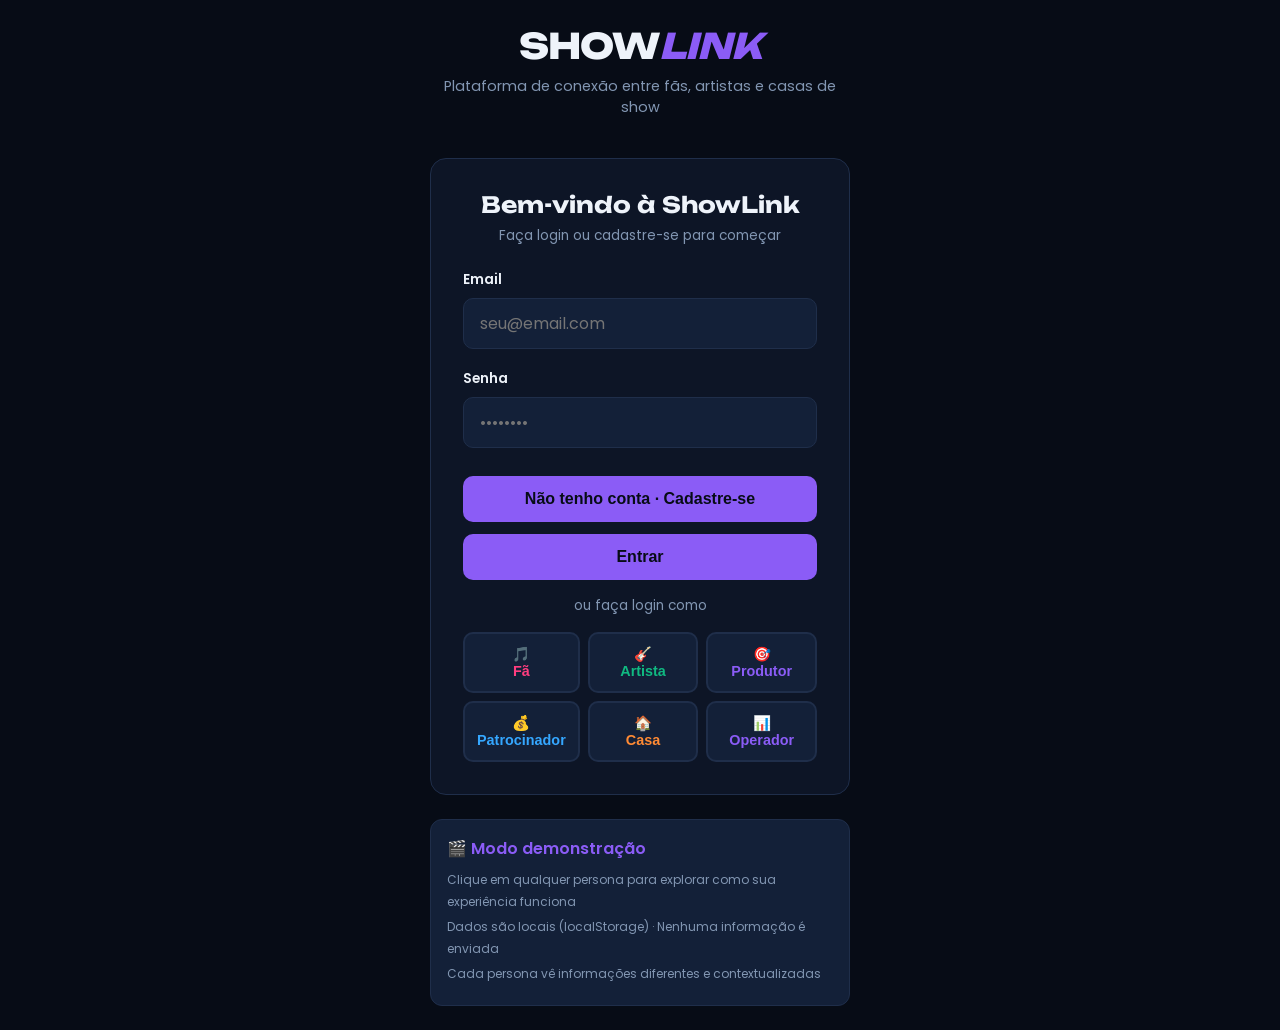
<file: modo-realizador.html>
<!DOCTYPE html>
<html lang="pt-BR">
<head>
<meta charset="UTF-8">
<meta name="viewport" content="width=device-width, initial-scale=1.0">
<title>ShowLink · Modo Realizador — sua casa, sua agenda</title>
<link rel="preconnect" href="https://fonts.googleapis.com">
<link rel="preconnect" href="https://fonts.gstatic.com" crossorigin>
<link href="https://fonts.googleapis.com/css2?family=Unbounded:wght@400;600;800&family=Poppins:wght@400;500;600;700&family=JetBrains+Mono:wght@400;700&display=swap" rel="stylesheet">
<link rel="stylesheet" href="css/base.css">
<link rel="stylesheet" href="css/home.css">
<script src="js/auth-check.js"></script>
</head>
<body>

<header>
  <div class="hwrap">
    <a href="app.html" class="logo">SHOW<em>LINK</em></a>
    <nav>
      <span class="mode">CASA / SECRETARIA</span>
    </nav>
    <div style="flex:1"></div>
    <button class="hcta" onclick="window.showlink?.logout?.()">Sair</button>
  </div>
</header>

<section class="hero" style="--tone:var(--realizador)">
  <div>
    <div class="eyebrow">VOCÊ É CASA EMBAIXADORA</div>
    <h1>Bandas validadas pela sua casa. <em>Você ganha repasse de cada show.</em></h1>
    <p class="lede">Valide as bandas da sua região. Quando elas forem contratadas (Motor 1 ou Motor 2), você ganha comissão. Sua casa vira referência de qualidade.</p>
    <div class="herobtns">
      <button class="btn" onclick="window.location.href='hall-shows.html'">Ver bandas da região</button>
      <button class="btn ghost" onclick="window.location.href='hall-shows.html'">Validar nova banda</button>
    </div>
  </div>
  <figure class="herovid">
    <video id="herovideo" src="videos/05_realizador_casas.mp4" poster="videos/05_realizador_casas_poster.jpg" loop playsinline preload="metadata"></video>
    <div class="playwrap" id="playwrap" onclick="playHero()">
      <button class="playbtn" aria-label="Assistir ao vídeo de apresentação">▶</button>
      <span class="playtag">SEU FLUXO · 2 MIN · COM SOM</span>
    </div>
  </figure>
</section>

<section class="chapters" id="fluxo">
  <h2 class="secttl">Como você faz uma banda tocar perto</h2>
  <p class="secsub">Seis passos. Cada um tem o vídeo + contexto. Assista na ordem ou pule para a que te interessa.</p>

  <article class="chapter" style="--tone:var(--realizador)">
    <figure class="chvid">
      <video src="videos/02_fa_votacao.mp4" poster="videos/02_fa_votacao_poster.jpg" muted loop playsinline preload="metadata"></video>
      <figcaption>PASSO 01 · 12s</figcaption>
    </figure>
    <div>
      <div class="chnum">PASSO 01 — VOCÊ SEGUE A BANDA</div>
      <h3>Adicione até 5 bandas que você quer ver perto.</h3>
      <p>Toda semana a ShowLink te mostra onde sua banda está pedida. Quanto mais perto, mais alta aparece. Você segue quantas quiser e avisa a gente qual é a próxima que você quer ver.</p>
      <div class="flow">
        <span class="hot">SEGUINDO</span><span>CAMPANHA ABRIU</span><span>VALIDANDO</span><span>CONFIRMADO</span><span>REALIZADO</span>
      </div>
      <div class="tags"><span>Até 5 bandas seguidas</span><span>Notificação quando abrir</span><span>Ranking de cidades</span></div>
    </div>
  </article>

  <article class="chapter" style="--tone:var(--realizador)">
    <figure class="chvid">
      <video src="videos/03_fa_campanha_pix.mp4" poster="videos/03_fa_campanha_pix_poster.jpg" muted loop playsinline preload="metadata"></video>
      <figcaption>PASSO 02 · 12s</figcaption>
    </figure>
    <div>
      <div class="chnum">PASSO 02 — A CAMPANHA ABRE PERTO</div>
      <h3>Sua banda abriu pré-venda na sua cidade. Pré-compra agora.</h3>
      <p>Plutão (ou a banda que você segue) abriu campanha em Cascavel, Toledo e Foz. Você pré-compra em Cascavel por Pix — sem cobrar nada agora. Só vai cobrar se atingir 400 ingressos (show confirmado).</p>
      <div class="flow">
        <span>SEGUINDO</span><span class="hot">CAMPANHA ABRIU</span><span>VALIDANDO</span><span>CONFIRMADO</span><span>REALIZADO</span>
      </div>
      <div class="gauge" data-fill="97">
        <div class="lbl"><span>PLUTÃO · CASCAVEL</span><b>389 / 400</b></div>
        <div class="track"><i></i></div>
      </div>
      <div class="tags"><span>Pré-ingresso (sem cobrança)</span><span>Só paga se validar</span><span>389/400 — faltam 11!</span></div>
    </div>
  </article>

  <article class="chapter" style="--tone:var(--realizador)">
    <figure class="chvid">
      <video src="videos/02_fa_votacao.mp4" poster="videos/02_fa_votacao_poster.jpg" muted loop playsinline preload="metadata"></video>
      <figcaption>PASSO 03 · 18s</figcaption>
    </figure>
    <div>
      <div class="chnum">PASSO 03 — ACOMPANHE O PROGRESSO</div>
      <h3>Faltam 11 ingressos. Compartilha com a galera.</h3>
      <p>Você vê em tempo real quantos mais faltam. Se chegar a 400, o show é confirmado. A gente te avisa. Enquanto isso, convida seus amigos pra pré-comprar junto e validar o show mais rápido.</p>
      <div class="flow">
        <span>SEGUINDO</span><span>CAMPANHA ABRIU</span><span class="hot">VALIDANDO</span><span>CONFIRMADO</span><span>REALIZADO</span>
      </div>
      <div class="gauge" data-fill="97">
        <div class="lbl"><span>PLUTÃO · CASCAVEL</span><b>389 / 400</b></div>
        <div class="track"><i></i></div>
      </div>
      <div class="tags"><span>Progress em tempo real</span><span>Compartilha no WhatsApp</span><span>Convida amigos</span></div>
    </div>
  </article>

  <article class="chapter" style="--tone:var(--realizador)">
    <figure class="chvid">
      <video src="videos/06_artista_estado.mp4" poster="videos/06_artista_estado_poster.jpg" muted loop playsinline preload="metadata"></video>
      <figcaption>PASSO 04 · 16s</figcaption>
    </figure>
    <div>
      <div class="chnum">PASSO 04 — SHOW CONFIRMADO!</div>
      <h3>Atingiu 400. O show é seu. Sábado, 20h, no Hooligans.</h3>
      <p>A primeira cidade a validar ganha a melhor noite (sábado). Você é cobrado agora — o ingresso é seu, e a gente confirma a data com a casa. O show foi validado. Você fez isso.</p>
      <div class="flow">
        <span>SEGUINDO</span><span>CAMPANHA ABRIU</span><span>VALIDANDO</span><span class="hot">CONFIRMADO</span><span>REALIZADO</span>
      </div>
      <div class="days">
        <div><span>Plutão · Cascavel · sábado</span><b>20H · INGRESSO SEU</b></div>
      </div>
      <div class="tags"><span>Cobrança automática</span><span>Ingresso digital</span><span>Seu nome na lista</span></div>
    </div>
  </article>

  <article class="chapter" style="--tone:var(--realizador)">
    <figure class="chvid">
      <video src="videos/07_transmissao.mp4" poster="videos/07_transmissao_poster.jpg" muted loop playsinline preload="metadata"></video>
      <figcaption>PASSO 05 · 20s</figcaption>
    </figure>
    <div>
      <div class="chnum">PASSO 05 — O SHOW ACONTECE</div>
      <h3>Você estava aqui. A transmissão registra você.</h3>
      <p>A ShowLink transmite ao vivo (pra quem não conseguiu ir). Você que validou aparece nos créditos como Fundador. Quantos shows você já validou? Sua lista de créditos cresce — é seu histórico de fã.</p>
      <div class="flow">
        <span>SEGUINDO</span><span>CAMPANHA ABRIU</span><span>VALIDANDO</span><span>CONFIRMADO</span><span class="hot">REALIZADO</span>
      </div>
      <div class="tags"><span>Transmissão ao vivo</span><span>Você aparece nos créditos</span><span>Histórico público</span></div>
    </div>
  </article>

  <article class="chapter" style="--tone:var(--realizador)">
    <figure class="chvid">
      <video src="videos/04_fa_palco.mp4" poster="videos/04_fa_palco_poster.jpg" muted loop playsinline preload="metadata"></video>
      <figcaption>PASSO 06 · 4s</figcaption>
    </figure>
    <div>
      <div class="chnum">PASSO 06 — O PALCO É SEU</div>
      <h3>De espectador, você virou a estrela principal.</h3>
      <p>O show que você trouxe fica no seu nome. Fundador daquela campanha, com prioridade na fila, camarote e foto com a banda quando ela chegar na sua cidade. Quem puxou o show entra por outra porta.</p>
      <div class="gauge" data-fill="100">
        <div class="lbl"><span>VOCÊ É FUNDADOR</span><b>100%</b></div>
        <div class="track"><i></i></div>
      </div>
      <div class="tags"><span>Selo de fundador</span><span>Camarote</span><span>Foto com a banda</span></div>
    </div>
  </article>

</section>

<script>
function playHero(){
  const vid=document.getElementById('herovideo');
  const wrap=document.getElementById('playwrap');
  vid.play();
  wrap.style.display='none';
}
</script>

</body>
</html>
</file>
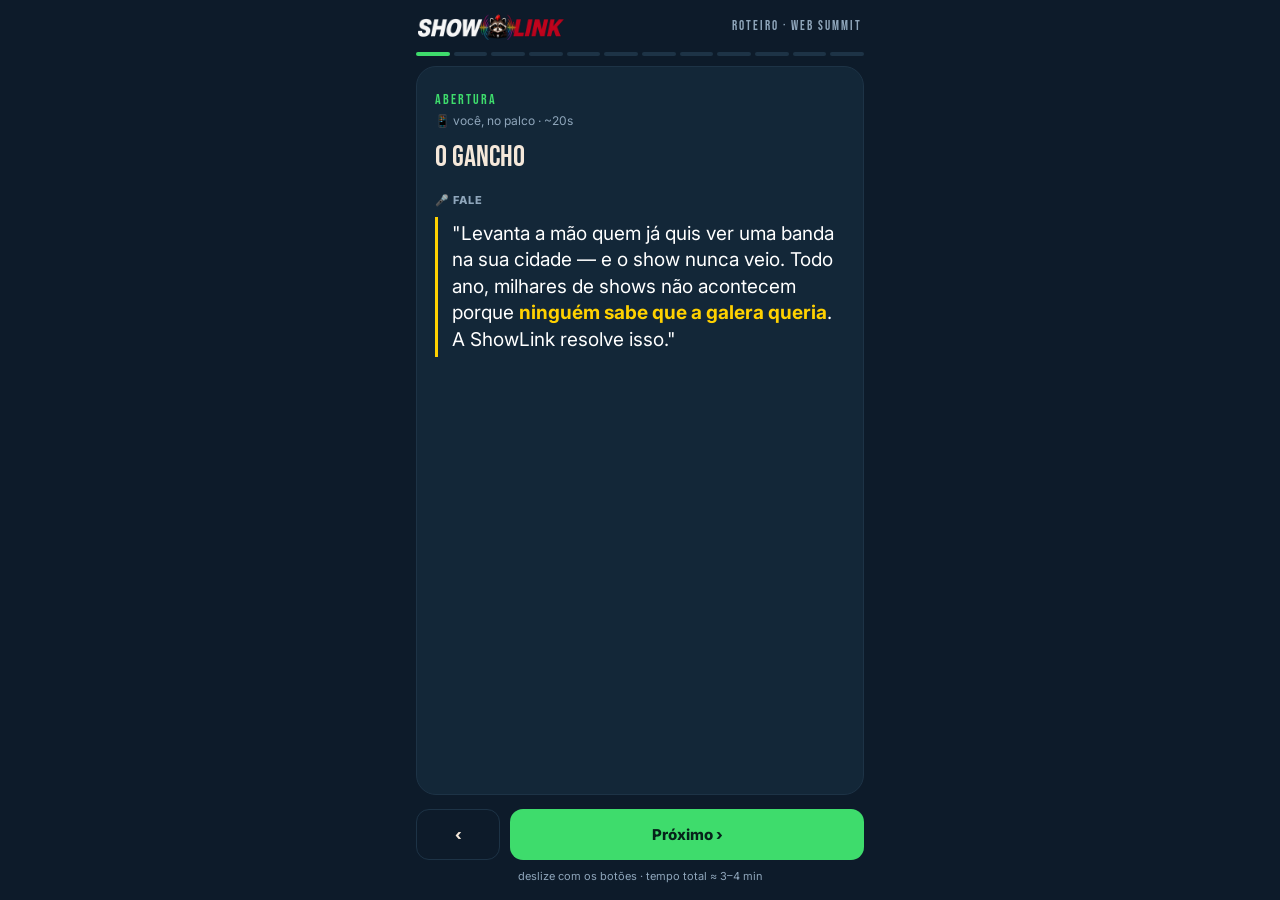
<file: _archive/903cf998-showlinkroteirowebsummit.html>
<!DOCTYPE html>
<html lang="pt-BR">
<head>
<meta charset="UTF-8">
<meta name="viewport" content="width=device-width, initial-scale=1.0">
<title>ShowLink · Roteiro Web Summit</title>
<link rel="preconnect" href="https://fonts.googleapis.com">
<link rel="preconnect" href="https://fonts.gstatic.com" crossorigin>
<link href="https://fonts.googleapis.com/css2?family=Bebas+Neue&family=Inter:wght@400;500;600;700;800&display=swap" rel="stylesheet">
<style>
  :root{--navy:#0D1B2A;--card:#132738;--card2:#0f2233;--bege:#F5E8DA;--muted:#8fa6bb;--ring:#1d3346;
    --red:#E50914;--orange:#FF8A00;--yellow:#FFD100;--green:#3EDC6C;--blue:#00B7FF;--purple:#9B00FF}
  *{box-sizing:border-box}html,body{margin:0}
  body{background:var(--navy);color:var(--bege);font-family:'Inter',system-ui,sans-serif;-webkit-font-smoothing:antialiased;line-height:1.5}
  .app{max-width:480px;margin:0 auto;min-height:100vh;display:flex;flex-direction:column;padding:0 16px 16px}
  .top{display:flex;align-items:center;justify-content:space-between;padding:14px 2px 8px}
  .kicker{font-family:'Bebas Neue';letter-spacing:2px;color:var(--muted);font-size:13px}

  .progress{display:flex;gap:4px;margin:4px 0 10px}
  .progress i{flex:1;height:4px;border-radius:2px;background:var(--ring)}
  .progress i.on{background:var(--green)}

  .card{flex:1;background:var(--card);border:1px solid var(--ring);border-radius:20px;padding:22px 18px;display:flex;flex-direction:column}
  .mnum{font-family:'Bebas Neue';letter-spacing:2px;font-size:14px;color:var(--green)}
  .mtela{font-size:12px;color:var(--muted);margin-top:2px}
  .mtitle{font-family:'Bebas Neue';font-size:30px;line-height:1;margin:12px 0 4px}

  .blk{margin-top:16px}
  .lbl{font-size:11px;font-weight:800;letter-spacing:1px;color:var(--muted)}
  .click{background:var(--card2);border:1px solid var(--ring);border-radius:12px;padding:12px;margin-top:6px;font-size:14px;font-weight:700}
  .say{border-left:3px solid var(--yellow);padding:4px 0 4px 14px;margin-top:8px;font-size:19px;line-height:1.4;color:#fff}
  .say b{color:var(--yellow)}

  .big{margin-top:14px;text-align:center}
  .big .n{font-family:'Bebas Neue';font-size:52px;line-height:1;color:var(--green)}
  .big .k{font-size:13px;color:var(--muted)}
  .three{display:flex;gap:8px;margin-top:14px}
  .three div{flex:1;background:var(--card2);border:1px solid var(--ring);border-radius:12px;padding:12px 6px;text-align:center}
  .three b{display:block;font-family:'Bebas Neue';font-size:26px;color:var(--green);line-height:1}
  .three span{font-size:10px;color:var(--muted)}
  .warn{font-size:11px;color:var(--orange);margin-top:10px;text-align:center}

  .nav{display:flex;gap:10px;margin-top:14px}
  .nav button{flex:1;border:0;border-radius:13px;padding:15px;font-weight:800;font-size:15px;cursor:pointer;font-family:'Inter'}
  .nav .prev{background:transparent;color:var(--bege);border:1px solid var(--ring);flex:0 0 84px}
  .nav .next{background:var(--green);color:#06231a}
  .hintk{text-align:center;font-size:11px;color:var(--muted);margin-top:8px}
  @media (prefers-reduced-motion:reduce){*{transition:none!important}}
</style>
</head>
<body>
<div class="app">
  <div class="top"><img src="[data-uri]" alt="ShowLink" style="height:26px;width:auto;display:block"><span class="kicker">ROTEIRO · WEB SUMMIT</span></div>
  <div class="progress" id="prog"></div>

  <div class="card" id="card"></div>

  <div class="nav">
    <button class="prev" onclick="go(-1)">‹</button>
    <button class="next" id="nextb" onclick="go(1)">Próximo ›</button>
  </div>
  <div class="hintk">deslize com os botões · tempo total ≈ 3–4 min</div>
</div>

<script>
  const C = [
    {num:'ABERTURA', tela:'você, no palco · ~20s',
     title:'O gancho',
     say:'"Levanta a mão quem já quis ver uma banda na sua cidade — e o show nunca veio. Todo ano, milhares de shows não acontecem porque <b>ninguém sabe que a galera queria</b>. A ShowLink resolve isso."'},
    {num:'MOMENTO 1', tela:'App · tela inicial',
     title:'O produto',
     click:'Abra o app da ShowLink na tela "SOU".',
     say:'"Esta é a ShowLink — o <b>hub da música ao vivo</b>. Uma plataforma, e cada pessoa entra no mundo dela: fã, artista, casa, patrocinador."'},
    {num:'MOMENTO 2', tela:'Ver como funciona · 4 atos',
     title:'A história',
     click:'Toque em "Ver como funciona".',
     say:'"Em 4 atos: o fã pede a banda, a plataforma avisa a região, um show vira muitos por transmissão, e todos se encontram. Deixa eu mostrar de verdade."'},
    {num:'MOMENTO 3', tela:'Sou Fã → boas-vindas → home',
     title:'O fã é a estrela',
     click:'Escolha "Sou Fã" e entre.',
     say:'"Tudo começa aqui. O fã não é usuário — é a <b>estrela</b>. Ele ganha voz, vira autoridade e tem seguidores."'},
    {num:'MOMENTO 4', tela:'Home do Fã · Trazer banda',
     title:'O motor',
     click:'Toque em "Trazer uma banda" — mostre os pontos subindo.',
     say:'"Ele traz bandas pra cidade e ganha pontos e notoriedade. O fã <b>enche o catálogo e faz o marketing</b> — de graça, por amor."'},
    {num:'MOMENTO 5', tela:'Viabilizar show',
     title:'Risco zero',
     click:'Toque em "Viabilizar show" → "Reservar".',
     say:'"O pulo do gato: <b>só paga se acontecer</b>. O fã reserva sem risco. Bateu a meta, o show sai. Ninguém perde."'},
    {num:'MOMENTO 6', tela:'Trocar persona → Patrocinador → Cotas',
     title:'De onde vem o dinheiro',
     click:'Toque no ⌂, entre como Patrocinador → "Comprar cotas".',
     say:'"Do outro lado, o patrocinador escolhe bandas do <b>público dele</b> e banca cotas: hospedagem, alimentação. Ele leva cultura — e a marca junto."'},
    {num:'MOMENTO 7', tela:'Casa → Oportunidades',
     title:'Show sem demanda',
     click:'Entre como Casa → "Oportunidades".',
     say:'"A casa vê onde já tem patrocinador interessado e traz o show <b>antes da galera pedir</b>. Dois motores: demanda e apoio."'},
    {num:'MOMENTO 8', tela:'Casa → Rateio + transmissão',
     title:'Um show vira muitos',
     click:'Toque em "Rateio + transmissão".',
     say:'"A banda já está na região? Casas vizinhas dividem os dias, e a transmissão leva o show a <b>500km</b>. Um show vira muitos."'},
    {num:'OS NÚMEROS', tela:'olhe pra plateia',
     title:'Por que a gente',
     three:[['20+','anos de estrada'],['5.000+','shows produzidos'],['1.000+','artistas']],
     say:'"E não é teoria: já estamos no ar, com o <b>Hooligans</b> como casa-zero — 17 anos, 600 lugares."',
     warn:'⚠️ confirme/ajuste os números reais antes de subir ao palco'},
    {num:'O PEDIDO', tela:'olhe firme',
     title:'O que buscamos',
     big:['€500k','por 15%'],
     say:'"Com isso escalamos o catálogo pra <b>100 bandas</b>, ligamos o motor de transmissão e levamos a ShowLink de Cascavel pro Brasil — e pra Europa."'},
    {num:'FECHAMENTO', tela:'sorria',
     title:'A visão',
     say:'"A música ao vivo sempre dependeu de sorte e coragem. A ShowLink troca isso por <b>dados, comunidade e risco zero</b>. Vem fazer o show acontecer com a gente."'},
  ];
  let i=0;
  function render(){
    const c=C[i];
    document.getElementById('prog').innerHTML=C.map((_,k)=>'<i class="'+(k<=i?'on':'')+'"></i>').join('');
    let h='<div class="mnum">'+c.num+'</div><div class="mtela">📱 '+c.tela+'</div><div class="mtitle">'+c.title+'</div>';
    if(c.click)h+='<div class="blk"><div class="lbl">👆 CLIQUE</div><div class="click">'+c.click+'</div></div>';
    if(c.three)h+='<div class="three">'+c.three.map(t=>'<div><b>'+t[0]+'</b><span>'+t[1]+'</span></div>').join('')+'</div>';
    if(c.big)h+='<div class="big"><div class="n">'+c.big[0]+'</div><div class="k">'+c.big[1]+'</div></div>';
    h+='<div class="blk"><div class="lbl">🎤 FALE</div><div class="say">'+c.say+'</div></div>';
    if(c.warn)h+='<div class="warn">'+c.warn+'</div>';
    document.getElementById('card').innerHTML=h;
    document.getElementById('nextb').textContent = i===C.length-1 ? 'Recomeçar' : 'Próximo ›';
    window.scrollTo({top:0});
  }
  function go(d){i=(i+d+C.length)%C.length;render();}
  document.addEventListener('keydown',e=>{if(e.key==='ArrowRight')go(1);if(e.key==='ArrowLeft')go(-1);});
  render();
</script>
</body>
</html>
</file>
<file: css/base.css>
/* =========================================================================
   ShowLink · base.css — FONTE ÚNICA DE VERDADE do padrão visual
   Casca neutra (ink + branco + lime da marca). As cores de PERSONA só
   entram dentro do mundo de cada persona (ver css/personas.css).
   Importado por todas as páginas públicas.

   [Cache bust: 2026-08-14T23:30:00Z]
   ========================================================================= */

:root{
  /* --- superfície em camadas (não uma cor só) --- */
  --ink:#070C16;      /* fundo da página        */
  --navy:#0D1526;     /* card                   */
  --navy-2:#132038;   /* elevado / chip         */
  --line:#1F2E4A;     /* borda / divisória      */

  /* --- marca --- */
  --lime:#8B5CF6;     /* acento único da casca (roxo oficial) */
  --lime-deep:#7C3AED;
  --paper:#EEF3FA;    /* texto                  */
  --mut:#8296B2;      /* texto secundário       */

  /* --- cores de persona (usadas só dentro da persona) --- */
  --fa:#FF3D7F;
  --artista:#10B981;  /* verde para ratings/destaque */
  --produtor:#8B5CF6; /* roxo da marca */
  --patro:#35A7FF;    /* cyan */
  --realizador:#FF8A34;

  /* --- tipografia --- */
  --display:'Unbounded',sans-serif;   /* títulos            */
  --body:'Poppins',sans-serif;        /* corpo              */
  --data:'JetBrains Mono',monospace;  /* dados, rótulos, medidores */

  --maxw:1180px;
}

*{margin:0;padding:0;box-sizing:border-box}
html{scroll-behavior:smooth}
body{
  font-family:var(--body);
  background:var(--ink);
  color:var(--paper);
  -webkit-font-smoothing:antialiased;
  overflow-x:hidden;
}
img,video{display:block;max-width:100%}
a{color:inherit;text-decoration:none}
:focus-visible{outline:2px solid var(--lime);outline-offset:3px}

/* ---------- medidor de demanda (assinatura da marca) ---------- */
#meter{position:fixed;top:0;left:0;right:0;height:3px;z-index:100;background:rgba(255,255,255,.06)}
#meter i{display:block;height:100%;width:0%;background:linear-gradient(90deg,var(--lime-deep),var(--lime));transition:width .12s linear}
#meter b{position:absolute;top:9px;right:16px;font-family:var(--data);font-size:.6rem;font-weight:700;letter-spacing:.18em;color:var(--lime);opacity:.75}

/* ---------- header (casca neutra) ---------- */
header{position:sticky;top:0;z-index:90;background:color-mix(in srgb,var(--ink) 86%,transparent);backdrop-filter:blur(14px);border-bottom:1px solid var(--line)}
.hwrap{max-width:var(--maxw);margin:0 auto;padding:16px 24px;display:flex;align-items:center;gap:22px}
.logo{font-family:var(--display);font-weight:800;font-style:italic;font-size:1.05rem;letter-spacing:-.03em;color:#FFFFFF}
.logo em{font-style:italic;color:#FF1744}
nav{display:flex;gap:22px;margin-left:auto}
nav a{font-size:.78rem;font-weight:500;color:var(--mut);padding:6px 0;border-bottom:2px solid transparent;transition:color .2s,border-color .2s}
nav a:hover,nav a.on{color:var(--paper);border-color:var(--lime)}
.hcta{font-family:var(--body);font-size:.78rem;font-weight:600;background:var(--lime);color:var(--ink);border:0;border-radius:999px;padding:9px 20px;cursor:pointer;transition:transform .15s}
.hcta:hover{transform:translateY(-1px)}

/* ---------- botões compartilhados ---------- */
.btn{font-family:var(--body);font-size:.88rem;font-weight:600;border-radius:999px;padding:13px 26px;cursor:pointer;border:0;background:var(--lime);color:var(--ink);transition:transform .15s}
.btn:hover{transform:translateY(-2px)}
.btn.ghost{background:transparent;border:1.5px solid var(--line);color:var(--paper)}
.btn.ghost:hover{border-color:var(--lime);color:var(--lime)}

/* ---------- rodapé ---------- */
footer{border-top:1px solid var(--line);background:var(--navy)}
.fwrap{max-width:var(--maxw);margin:0 auto;padding:44px 24px;display:flex;flex-wrap:wrap;gap:20px;align-items:center;justify-content:space-between}
.fwrap p{font-size:.76rem;color:var(--mut)}

/* ---------- Shoowme (guia — em todas as páginas) ---------- */
#hoo{position:fixed;right:20px;bottom:20px;z-index:95;width:56px;height:56px;border-radius:50%;border:0;cursor:pointer;font-size:1.7rem;display:grid;place-items:center;background:var(--lime);color:var(--ink);box-shadow:0 10px 34px rgba(199,247,62,.28)}
#bubble{position:fixed;right:20px;bottom:88px;z-index:95;width:min(320px,calc(100vw - 40px));background:var(--paper);color:#14202F;border-radius:16px 16px 4px 16px;padding:16px 17px 14px;box-shadow:0 18px 48px rgba(0,0,0,.55);opacity:0;pointer-events:none;transform:translateY(10px);transition:opacity .26s,transform .26s}
#bubble.on{opacity:1;pointer-events:auto;transform:none}
#bubble .who{font-family:var(--display);font-weight:800;font-size:.64rem;letter-spacing:.1em;color:var(--lime-deep);margin-bottom:6px}
#bubble p{font-size:.84rem;line-height:1.5;font-weight:500}
#bubble button{margin-top:12px;border:0;border-radius:10px;padding:8px 16px;font-family:var(--body);font-weight:600;font-size:.76rem;background:#14202F;color:var(--paper);cursor:pointer}

/* ---------- responsivo compartilhado ---------- */
@media (max-width:880px){ nav{display:none} }
@media (prefers-reduced-motion:reduce){*{animation:none!important;transition:none!important}html{scroll-behavior:auto}}
</file>
<file: css/home.css>
/* =========================================================================
   ShowLink · home.css — específico da home (A1). Importa base.css antes.
   ========================================================================= */

/* ---------- hero: vídeo GERAL no topo (explica o todo) ---------- */
.hero{max-width:var(--maxw);margin:0 auto;padding:72px 24px 56px;display:grid;grid-template-columns:1fr 1fr;gap:56px;align-items:center}
.eyebrow{font-family:var(--data);font-size:.64rem;font-weight:700;letter-spacing:.22em;color:var(--lime);margin-bottom:18px}
h1{font-family:var(--display);font-weight:800;font-size:clamp(2rem,4.4vw,3.3rem);line-height:1.04;letter-spacing:-.035em;margin-bottom:20px}
h1 em{font-style:italic;color:var(--lime)}
.lede{font-size:1.06rem;line-height:1.68;color:var(--mut);max-width:46ch;margin-bottom:32px}
.herobtns{display:flex;gap:12px;flex-wrap:wrap}

.herovid{position:relative;border-radius:18px;overflow:hidden;border:1px solid var(--line);background:var(--navy)}
.herovid video{width:100%;aspect-ratio:16/9;object-fit:cover}
/* botão de play do vídeo geral (tem narração/música) */
.playwrap{position:absolute;inset:0;display:grid;place-items:center;cursor:pointer;background:linear-gradient(180deg,rgba(7,12,22,.15),rgba(7,12,22,.55))}
.playwrap.hidden{display:none}
.playbtn{width:74px;height:74px;border-radius:50%;border:0;cursor:pointer;background:var(--lime);color:var(--ink);font-size:1.7rem;display:grid;place-items:center;box-shadow:0 12px 40px rgba(199,247,62,.4);transition:transform .15s}
.playwrap:hover .playbtn{transform:scale(1.06)}
.playtag{position:absolute;bottom:14px;left:16px;font-family:var(--data);font-size:.6rem;letter-spacing:.16em;color:var(--paper);background:rgba(0,0,0,.4);padding:5px 10px;border-radius:6px}

/* ---------- faixa de números ---------- */
.strip{border-top:1px solid var(--line);border-bottom:1px solid var(--line);background:var(--navy)}
.stripwrap{max-width:var(--maxw);margin:0 auto;padding:26px 24px;display:grid;grid-template-columns:repeat(auto-fit,minmax(180px,1fr));gap:28px}
.stat b{display:block;font-family:var(--display);font-weight:800;font-size:1.5rem;color:var(--lime);letter-spacing:-.02em}
.stat span{display:block;font-size:.76rem;color:var(--mut);margin-top:4px}

/* ---------- capítulos (um pedaço do vídeo por etapa) ---------- */
.chapters{max-width:var(--maxw);margin:0 auto;padding:88px 24px 40px}
.secttl{font-family:var(--display);font-weight:600;font-size:1.6rem;letter-spacing:-.02em;margin-bottom:10px}
.secsub{color:var(--mut);font-size:.98rem;max-width:52ch;margin-bottom:56px;line-height:1.6}
.chapter{display:grid;grid-template-columns:1fr 1fr;gap:52px;align-items:center;padding:44px 0;border-top:1px solid var(--line)}
.chapter:nth-child(even) .chvid{order:2}
.chnum{font-family:var(--data);font-size:.66rem;font-weight:700;letter-spacing:.2em;color:var(--tone,var(--lime));margin-bottom:14px}
.chapter h3{font-family:var(--display);font-weight:600;font-size:1.42rem;line-height:1.22;letter-spacing:-.025em;margin-bottom:14px}
.chapter p{color:var(--mut);font-size:.98rem;line-height:1.72;margin-bottom:22px}
.chvid{border-radius:16px;overflow:hidden;border:1px solid var(--line);background:var(--navy);position:relative}
.chvid video{width:100%;aspect-ratio:16/9;object-fit:cover}
.chvid figcaption{font-family:var(--data);font-size:.6rem;letter-spacing:.14em;color:var(--mut);padding:9px 14px;border-top:1px solid var(--line)}

/* medidor por capítulo */
.gauge{margin-bottom:22px}
.gauge .lbl{display:flex;justify-content:space-between;font-family:var(--data);font-size:.62rem;letter-spacing:.12em;color:var(--mut);margin-bottom:7px}
.gauge .lbl b{color:var(--tone,var(--lime))}
.gauge .track{height:6px;border-radius:99px;background:var(--navy-2);overflow:hidden}
.gauge .track i{display:block;height:100%;width:0;border-radius:99px;background:var(--tone,var(--lime));transition:width 1.1s cubic-bezier(.2,.7,.3,1)}

.tags{display:flex;flex-wrap:wrap;gap:7px}
.tags span{font-size:.7rem;font-weight:500;color:var(--mut);border:1px solid var(--line);border-radius:999px;padding:5px 13px}

.motors{display:grid;grid-template-columns:1fr 1fr;gap:14px;margin-bottom:22px}
.motor{border:1px solid var(--line);border-radius:12px;padding:14px 15px;background:var(--navy)}
.motor .h{font-family:var(--data);font-size:.6rem;letter-spacing:.16em;margin-bottom:9px}
.motor.dem .h{color:var(--fa)} .motor.apo .h{color:var(--patro)}
.motor .track{height:5px;border-radius:99px;background:var(--navy-2);overflow:hidden}
.motor .track i{display:block;height:100%;width:0;border-radius:99px;transition:width 1.1s cubic-bezier(.2,.7,.3,1)}
.motor.dem .track i{background:var(--fa)} .motor.apo .track i{background:var(--patro)}
.motor p{font-size:.72rem!important;color:var(--mut);margin:9px 0 0!important;line-height:1.5}

.flow{display:flex;flex-wrap:wrap;gap:6px;margin-bottom:20px}
.flow span{font-family:var(--data);font-size:.58rem;letter-spacing:.1em;border:1px solid var(--line);border-radius:5px;padding:5px 9px;color:var(--mut)}
.flow span.hot{border-color:var(--tone);color:var(--tone)}
.flow span.bad{border-color:#4A2230;color:#9C6070}

.days{margin-bottom:20px;border:1px solid var(--line);border-radius:12px;overflow:hidden}
.days div{display:flex;justify-content:space-between;align-items:center;padding:10px 14px;font-size:.78rem}
.days div+div{border-top:1px solid var(--line)}
.days b{font-family:var(--data);font-size:.62rem;letter-spacing:.1em;color:var(--tone)}

/* ---------- SOU: (entrada por persona) ---------- */
.modes{max-width:var(--maxw);margin:0 auto;padding:80px 24px 100px;border-top:1px solid var(--line)}
.modegrid{display:grid;grid-template-columns:repeat(auto-fit,minmax(196px,1fr));gap:16px}
.mode{background:var(--navy);border:1px solid var(--line);border-radius:16px;padding:24px 20px 22px;display:flex;flex-direction:column;transition:border-color .22s,transform .22s}
.mode:hover{transform:translateY(-4px);border-color:var(--tone)}
.mode .k{font-family:var(--data);font-size:.58rem;letter-spacing:.2em;color:var(--tone);margin-bottom:14px}
.mode h4{font-family:var(--display);font-weight:600;font-size:1.05rem;margin-bottom:8px}
.mode p{font-size:.8rem;color:var(--mut);line-height:1.6;flex:1;margin-bottom:18px}
.mode .go{font-size:.78rem;font-weight:600;color:var(--tone);display:flex;align-items:center;gap:6px}

@media (max-width:880px){
  .hero{grid-template-columns:1fr;gap:34px;padding-top:48px}
  .chapter{grid-template-columns:1fr;gap:28px}
  .chapter:nth-child(even) .chvid{order:0}
  .motors{grid-template-columns:1fr}
}
</file>
